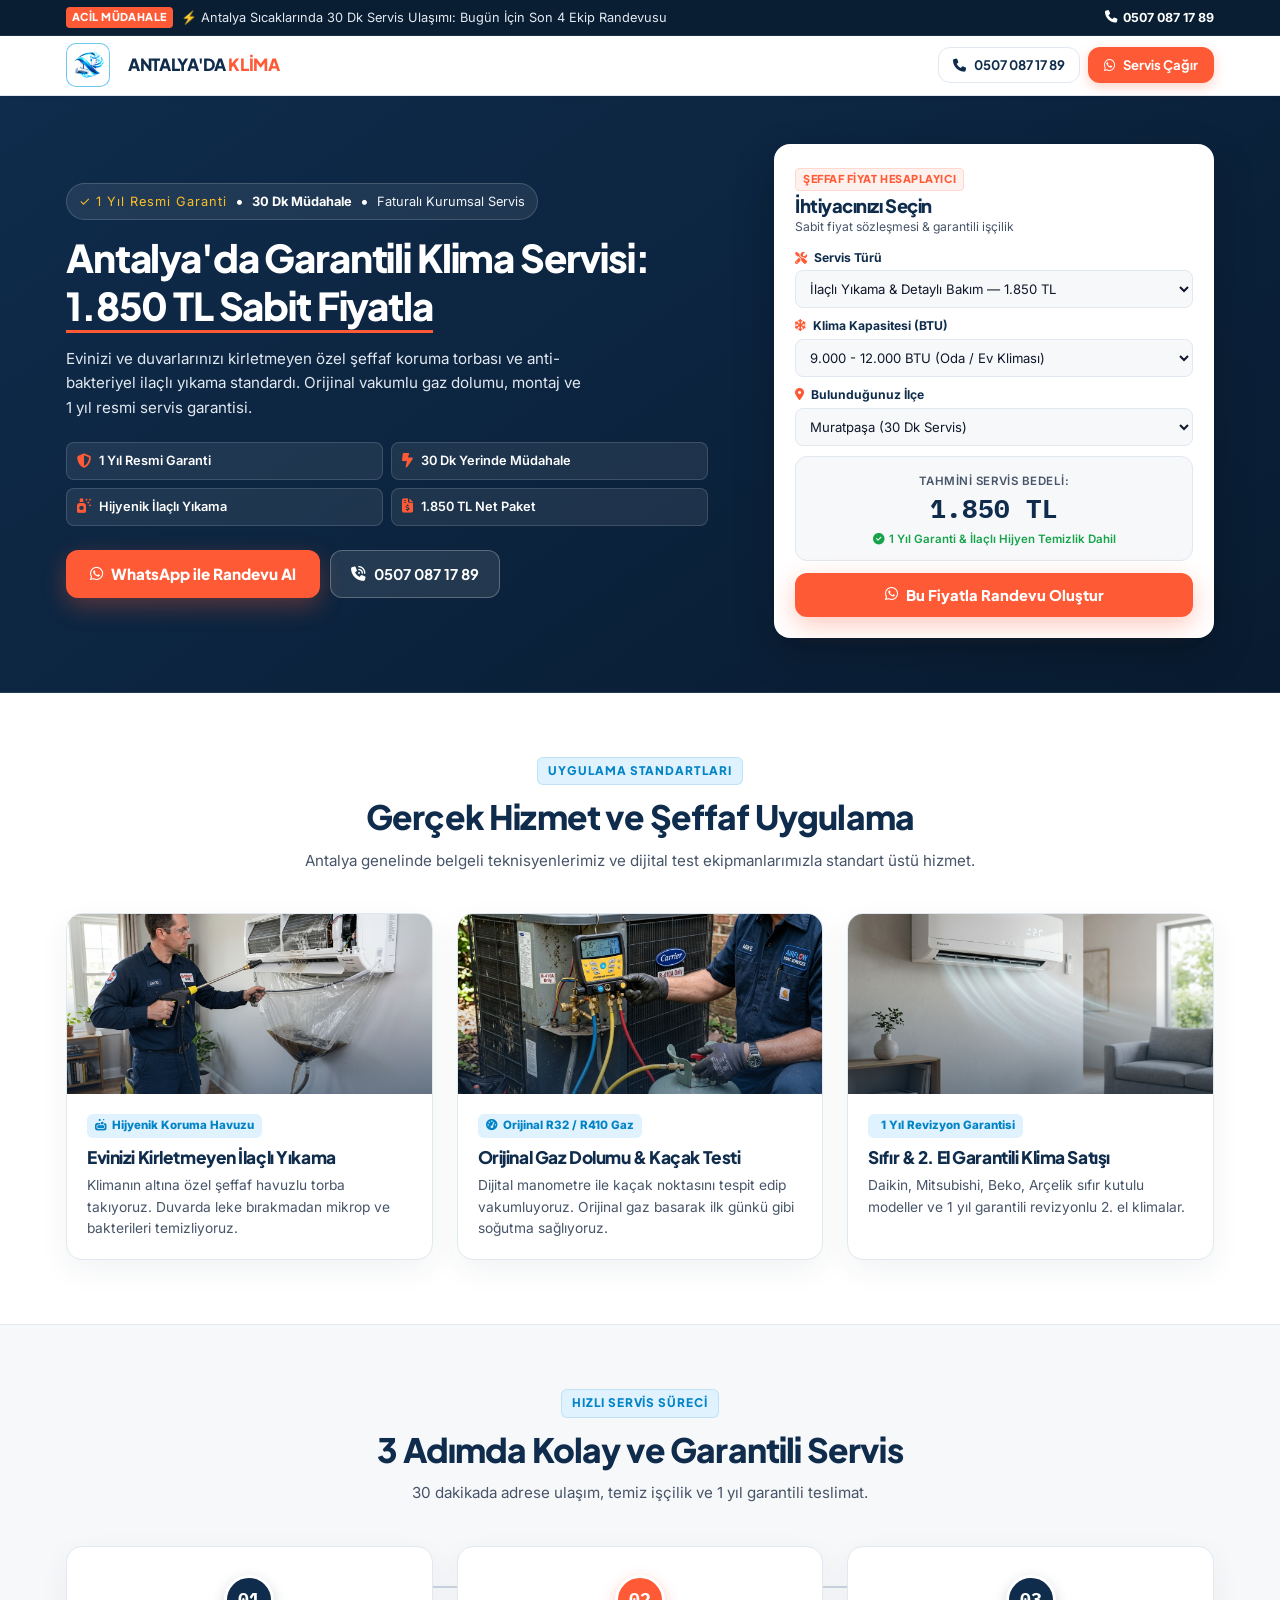
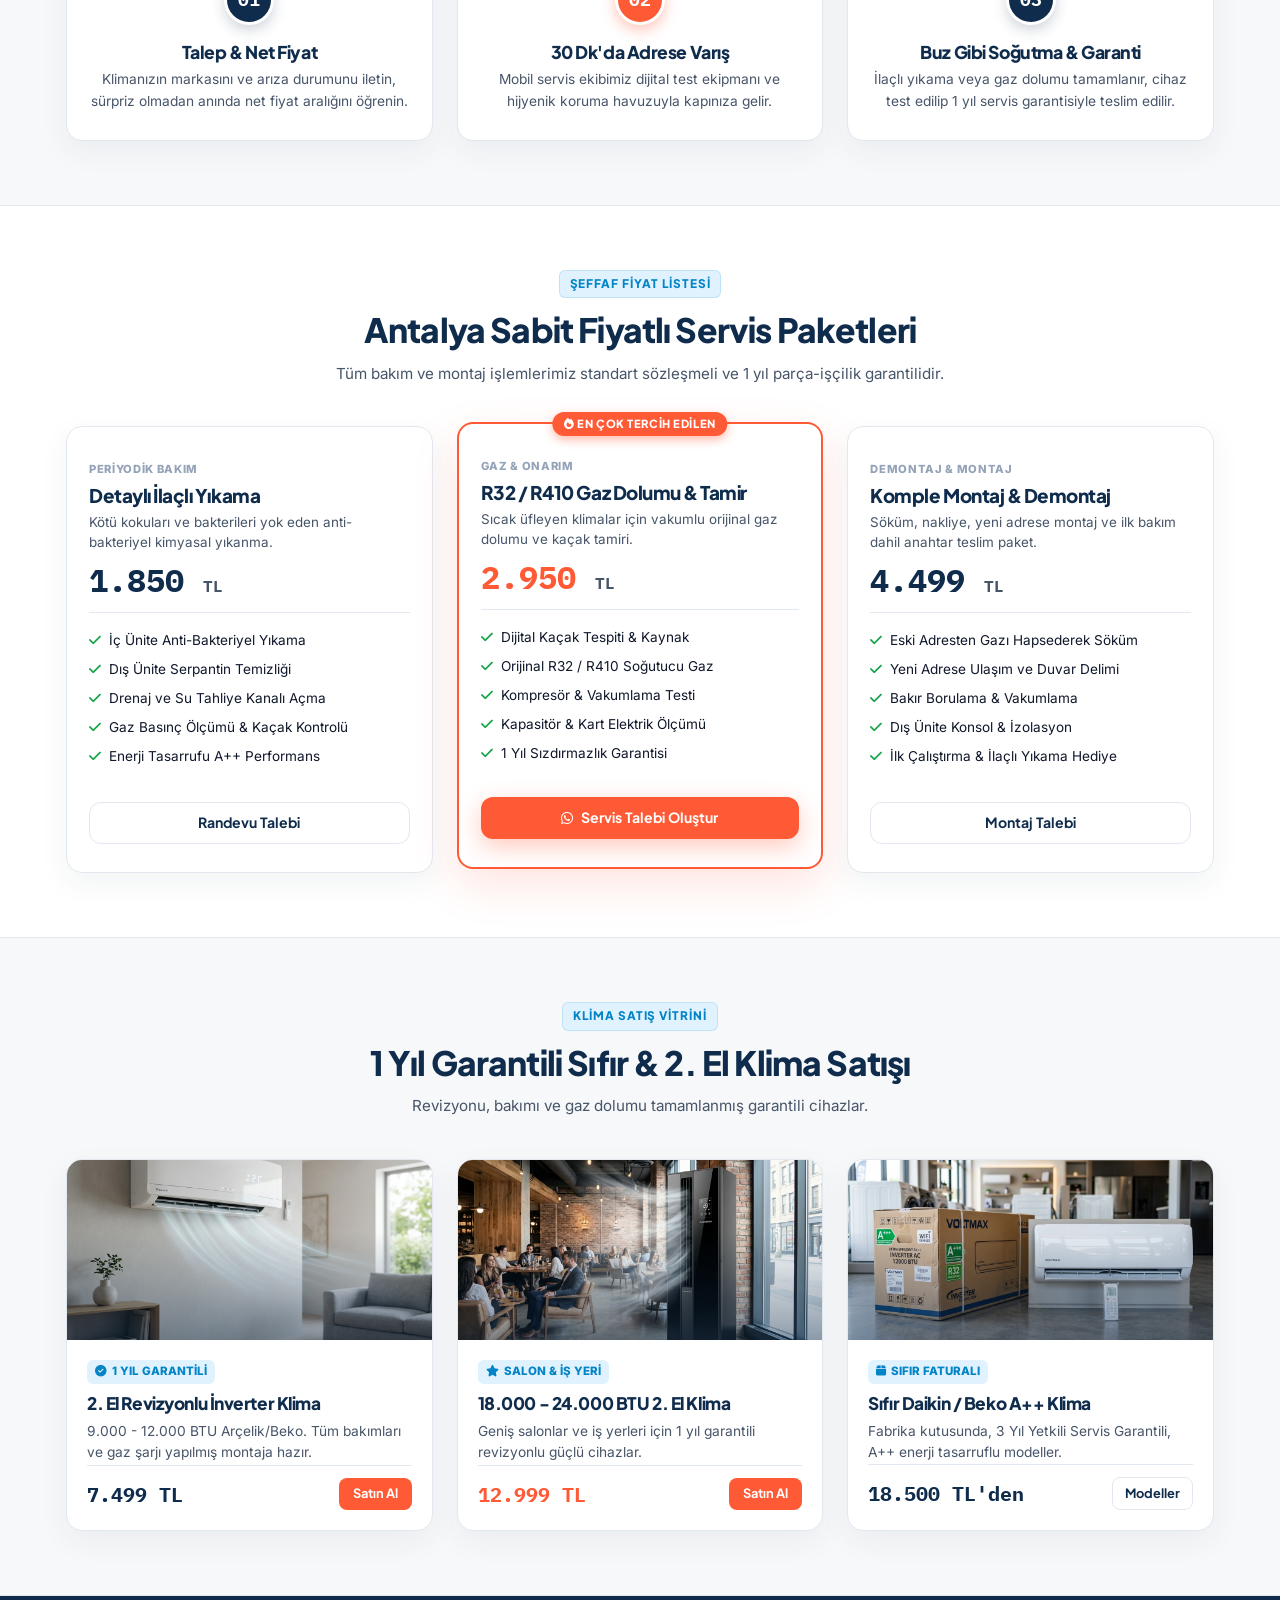
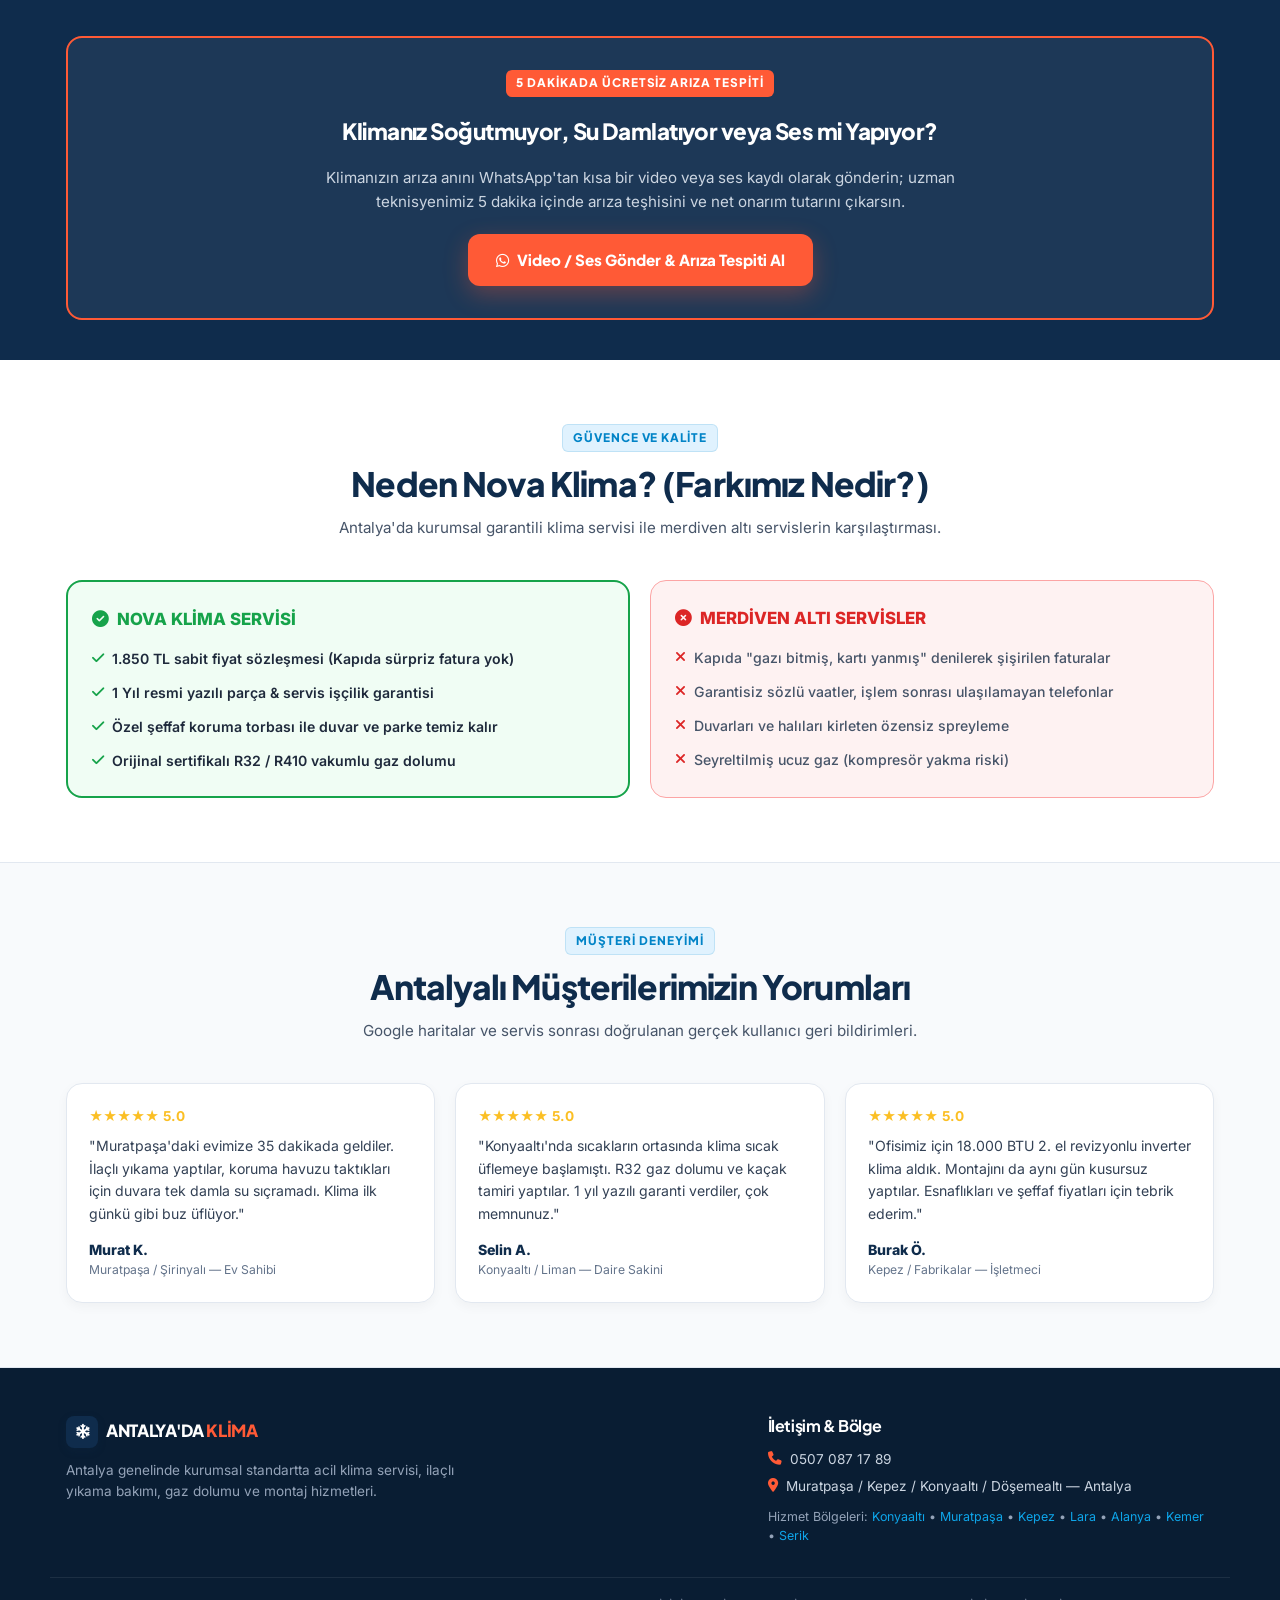
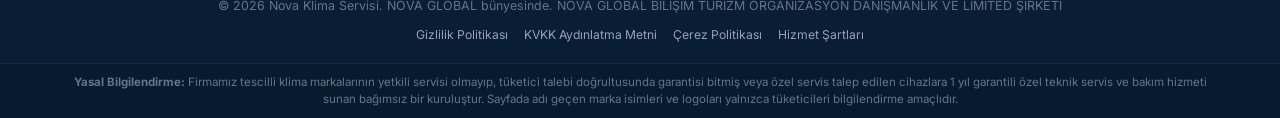
<file: index.html>
<!DOCTYPE html>
<html lang="tr">
<head>
    <meta charset="UTF-8">
    <meta name="viewport" content="width=device-width, initial-scale=1.0, viewport-fit=cover">
    <title>Antalya Klima Servisi | 1.850 TL İlaçlı Yıkama, Gaz Dolumu & Montaj - Nova Klima</title>
    <meta name="description" content="Antalya acil klima servisi: 1.850 TL sabit fiyatlı ilaçlı yıkama, R32/R410 orijinal gaz dolumu, montaj ve 1 yıl garantili servis. 30 dakikada yerinde müdahale.">
    <meta name="robots" content="index, follow, max-image-preview:large, max-snippet:-1, max-video-preview:-1">
    <link rel="canonical" href="https://www.antalyadaklimaservisi.com.tr/">
    <meta name="google-site-verification" content="google683b96f9e18d1ed7">
    <meta name="keywords" content="antalya klima servisi, antalya klima bakımı 1850 tl, klima gaz dolumu antalya, klima montajı, muratpaşa klima servisi, konyaaltı klima tamiri">
    
    <!-- Google tag (gtag.js) -->
    <script async src="https://www.googletagmanager.com/gtag/js?id=G-EZXXYB2KNB"></script>
    <script>
      window.dataLayer = window.dataLayer || [];
      function gtag(){dataLayer.push(arguments);}
      gtag('js', new Date());

      gtag('config', 'G-EZXXYB2KNB');
    </script>
    
    <!-- OpenGraph -->
    <meta property="og:title" content="Antalya Yetkili Standartta Klima Servisi | 1.850 TL Sabit Fiyat">
    <meta property="og:description" content="İlaçlı klima yıkama, gaz dolumu, montaj ve 1 yıl garantili kurumsal teknik servis.">
    <meta property="og:url" content="https://www.antalyadaklimaservisi.com.tr/">
    <meta property="og:type" content="website">

    <!-- OPEN GRAPH / SOCIAL -->
    <meta property="og:type" content="website">
    <meta property="og:url" content="https://www.antalyadaklimaservisi.com.tr/">
    <meta property="og:title" content="Antalya Klima Servisi | 1.850 TL İlaçlı Yıkama & Montaj">
    <meta property="og:description" content="Antalya acil klima servisi: 1.850 TL sabit fiyatlı ilaçlı yıkama, R32/R410 orijinal gaz dolumu, montaj ve 1 yıl garantili servis. 30 dakikada adrese ulaşım.">
    <meta property="og:image" content="https://www.antalyadaklimaservisi.com.tr/images/klima_yikama.jpg">
    <meta property="og:site_name" content="Nova Klima">
    <meta property="og:locale" content="tr_TR">

    <!-- TWITTER CARD -->
    <meta name="twitter:card" content="summary_large_image">
    <meta name="twitter:title" content="Antalya Klima Servisi | 1.850 TL İlaçlı Yıkama & Montaj">
    <meta name="twitter:description" content="Antalya acil klima servisi: 1.850 TL sabit fiyatlı ilaçlı yıkama, gaz dolumu ve montaj.">
    <meta name="twitter:image" content="https://www.antalyadaklimaservisi.com.tr/images/klima_yikama.jpg">

    <!-- GEO TARGETING -->
    <meta name="geo.region" content="TR-07">
    <meta name="geo.placename" content="Antalya">
    <meta name="geo.position" content="36.9081;30.6558">
    <meta name="ICBM" content="36.9081, 30.6558">

    <!-- Premium Google Fonts: Plus Jakarta Sans (Headings) + Inter (Body) + IBM Plex Mono (Prices) -->
    <link rel="preconnect" href="https://fonts.googleapis.com">
    <link rel="preconnect" href="https://fonts.gstatic.com" crossorigin>
    <link href="https://fonts.googleapis.com/css2?family=IBM+Plex+Mono:wght@600;700&family=Inter:wght@400;500;600&family=Plus+Jakarta+Sans:wght@600;700;800&display=swap" rel="stylesheet">
    <link rel="stylesheet" href="https://cdnjs.cloudflare.com/ajax/libs/font-awesome/6.5.1/css/all.min.css">
    
    <link rel="icon" type="image/png" href="images/logo.png">
    <link rel="stylesheet" href="style.css">

    <!-- SCHEMA.ORG JSON-LD -->
    <script type="application/ld+json">
    {
      "@context": "https://schema.org",
      "@graph": [
        {
          "@type": "HVACBusiness",
          "@id": "https://www.antalyadaklimaservisi.com.tr/#business",
          "name": "Antalya'da Klima Servisi",
          "url": "https://www.antalyadaklimaservisi.com.tr/",
          "telephone": "+905070871789",
          "priceRange": "₺₺",
          "image": "https://www.antalyadaklimaservisi.com.tr/images/klima_yikama.jpg",
          "address": {
            "@type": "PostalAddress",
            "streetAddress": "Kültür Mahallesi 3856 Sokak No:2 D:1",
            "addressLocality": "Kepez",
            "addressRegion": "Antalya",
            "postalCode": "07070",
            "addressCountry": "TR"
          },
          "geo": {
            "@type": "GeoCoordinates",
            "latitude": 36.9081,
            "longitude": 30.6558
          },
          "areaServed": ["Muratpaşa", "Kepez", "Konyaaltı", "Döşemealtı", "Lara"],
          "openingHoursSpecification": {
            "@type": "OpeningHoursSpecification",
            "dayOfWeek": ["Monday", "Tuesday", "Wednesday", "Thursday", "Friday", "Saturday", "Sunday"],
            "opens": "08:00",
            "closes": "23:00"
          },
          "parentOrganization": {
            "@type": "Organization",
            "@id": "https://novadigital.com.tr/#organization",
            "name": "NOVA GLOBAL",
            "alternateName": ["NOVA GRUP", "NOVA GROUP"],
            "legalName": "NOVA GLOBAL BİLİŞİM TURİZM ORGANİZASYON DANIŞMANLIK VE LİMİTED ŞİRKETİ",
            "url": "https://novadigital.com.tr"
          }
        }
      ]
    }
    </script>
</head>
<body>

    <!-- 1. ACİL ANONS & SCARCITY ŞERİDİ -->
    <div class="top-announcement">
        <div class="container top-flex">
            <div class="notice-item">
                <span class="notice-badge">ACİL MÜDAHALE</span>
                <span class="announce-txt">⚡ Antalya Sıcaklarında 30 Dk Servis Ulaşımı: Bugün İçin Son 4 Ekip Randevusu</span>
            </div>
            <div class="notice-phone">
                <a href="tel:05070871789" class="phone-link"><i class="fa-solid fa-phone"></i> 0507 087 17 89</a>
            </div>
        </div>
    </div>

    <!-- 2. ANA HEADER -->
    <header class="site-header">
        <div class="container header-flex">
            <a href="#" class="brand-box">
                <img src="images/logo.png" alt="Nova Klima Logo" class="brand-logo-img" style="width: 44px; height: 44px; border-radius: 10px; object-fit: contain; background: #fff; padding: 2px; border: 1.5px solid rgba(14,165,233,0.6); margin-right: 10px;">
                <span class="brand-name">ANTALYA'DA <span class="brand-accent">KLİMA</span></span>
            </a>

            <div class="header-actions">
                <a href="tel:05070871789" class="btn btn-outline-nav">
                    <i class="fa-solid fa-phone"></i> 0507 087 17 89
                </a>
                <a href="https://wa.me/905070871789?text=Merhaba,%20AntalyadaKlimaServisi.com.tr%20üzerinden%20ulaştım.%20Klima%20servis%20randevusu%20almak%20istiyorum." target="_blank" class="btn btn-primary-nav">
                    <i class="fa-brands fa-whatsapp"></i> Servis Çağır
                </a>
            </div>
        </div>
    </header>

    <!-- 3. HERO SECTION (DEEP NAVY & CORAL CONTRAST) -->
    <section class="hero-clean">
        <div class="container hero-grid">
            <div class="hero-left">
                <!-- RATING & TRUST BADGE (COMPACT SINGLE-LINE) -->
                <div class="trust-score-pill">
                    <span class="stars">✓ 1 Yıl Resmi Garanti</span>
                    <span class="pill-dot">•</span>
                    <span class="score-text"><strong>30 Dk Müdahale</strong></span>
                    <span class="pill-dot">•</span>
                    <span class="score-text">Faturalı Kurumsal Servis</span>
                </div>

                <h1 class="hero-h1">
                    Antalya'da Garantili Klima Servisi: <span class="hero-accent">1.850 TL Sabit Fiyatla</span>
                </h1>

                <p class="hero-desc">
                    Evinizi ve duvarlarınızı kirletmeyen özel şeffaf koruma torbası ve anti-bakteriyel ilaçlı yıkama standardı. Orijinal vakumlu gaz dolumu, montaj ve 1 yıl resmi servis garantisi.
                </p>

                <!-- SINGLE-LINE ICON CHIPS -->
                <div class="proof-chips-row">
                    <div class="proof-chip-item">
                        <i class="fa-solid fa-shield-halved"></i>
                        <span>1 Yıl Resmi Garanti</span>
                    </div>
                    <div class="proof-chip-item">
                        <i class="fa-solid fa-bolt-lightning"></i>
                        <span>30 Dk Yerinde Müdahale</span>
                    </div>
                    <div class="proof-chip-item">
                        <i class="fa-solid fa-spray-can-sparkles"></i>
                        <span>Hijyenik İlaçlı Yıkama</span>
                    </div>
                    <div class="proof-chip-item">
                        <i class="fa-solid fa-file-invoice-dollar"></i>
                        <span>1.850 TL Net Paket</span>
                    </div>
                </div>

                <!-- PRIMARY / SECONDARY CTA HIERARCHY -->
                <div class="hero-cta-group">
                    <a href="https://wa.me/905070871789?text=Merhaba,%20Antalya%20klima%20servis%20ve%20bakım%20randevusu%20oluşturmak%20istiyorum." target="_blank" class="btn btn-hero-primary">
                        <i class="fa-brands fa-whatsapp"></i> WhatsApp ile Randevu Al
                    </a>
                    <a href="tel:05070871789" class="btn btn-hero-secondary">
                        <i class="fa-solid fa-phone-volume"></i> 0507 087 17 89
                    </a>
                </div>
            </div>

            <!-- CANLI HIZLI SERVİS SİHİRBAZI -->
            <div class="hero-calc-wrapper" id="hesaplayici">
                <div class="calc-top">
                    <span class="calc-tag">ŞEFFAF FİYAT HESAPLAYICI</span>
                    <h3>İhtiyacınızı Seçin</h3>
                    <p class="calc-sub">Sabit fiyat sözleşmesi & garantili işçilik</p>
                </div>

                <form id="klimaForm" class="calc-form-clean">
                    <div class="field-box">
                        <label for="serviceType"><i class="fa-solid fa-screwdriver-wrench"></i> Servis Türü</label>
                        <select id="serviceType" class="select-clean">
                            <option value="bakim" data-price="1850" selected>İlaçlı Yıkama & Detaylı Bakım — 1.850 TL</option>
                            <option value="gaz" data-price="2950">R32 / R410 Gaz Dolumu & Kaçak Testi — 2.950 TL</option>
                            <option value="montaj" data-price="4499">Klima Montajı / Demonte Paket — 4.499 TL</option>
                        </select>
                    </div>

                    <div class="field-box">
                        <label for="klimaBtu"><i class="fa-solid fa-snowflake"></i> Klima Kapasitesi (BTU)</label>
                        <select id="klimaBtu" class="select-clean">
                            <option value="9000-12000" selected>9.000 - 12.000 BTU (Oda / Ev Kliması)</option>
                            <option value="18000">18.000 BTU (Salon Kliması — +250 TL)</option>
                            <option value="24000">24.000 BTU (Büyük Salon — +400 TL)</option>
                            <option value="ticari">Ticari / Inverter Salon (+800 TL)</option>
                        </select>
                    </div>

                    <div class="field-box">
                        <label for="districtSelect"><i class="fa-solid fa-location-dot"></i> Bulunduğunuz İlçe</label>
                        <select id="districtSelect" class="select-clean">
                            <option value="muratpasa" selected>Muratpaşa (30 Dk Servis)</option>
                            <option value="kepez">Kepez (30 Dk Servis)</option>
                            <option value="konyaalti">Konyaaltı (30 Dk Servis)</option>
                            <option value="dosemealti">Döşemealtı (45 Dk Servis)</option>
                            <option value="diğer">Alanya / Kemer / Serik</option>
                        </select>
                    </div>

                    <div class="price-output-box">
                        <span class="out-title">Tahmini Servis Bedeli:</span>
                        <div class="out-amount" id="totalKlimaPrice">1.850 TL</div>
                        <span class="out-sub"><i class="fa-solid fa-circle-check"></i> 1 Yıl Garanti & İlaçlı Hijyen Temizlik Dahil</span>
                    </div>

                    <button type="button" id="btnCallKlimaMaster" class="btn btn-hero-primary btn-block">
                        <i class="fa-brands fa-whatsapp"></i> Bu Fiyatla Randevu Oluştur
                    </button>
                </form>
            </div>
        </div>
    </section>

    <!-- 4. REAL VISUAL PROOF SHOWCASE -->
    <section class="section visual-proof-section">
        <div class="container">
            <div class="section-title text-center">
                <span class="section-badge">UYGULAMA STANDARTLARI</span>
                <h2>Gerçek Hizmet ve Şeffaf Uygulama</h2>
                <p>Antalya genelinde belgeli teknisyenlerimiz ve dijital test ekipmanlarımızla standart üstü hizmet.</p>
            </div>

            <div class="visual-grid">
                <div class="visual-card">
                    <div class="visual-img-wrap">
                        <img src="images/klima_yikama.jpg" alt="İlaçlı Klima Yıkama" class="visual-img" loading="lazy">
                        <div class="visual-overlay"></div>
                    </div>
                    <div class="visual-info">
                        <span class="visual-tag"><i class="fa-solid fa-soap"></i> Hijyenik Koruma Havuzu</span>
                        <h3>Evinizi Kirletmeyen İlaçlı Yıkama</h3>
                        <p>Klimanın altına özel şeffaf havuzlu torba takıyoruz. Duvarda leke bırakmadan mikrop ve bakterileri temizliyoruz.</p>
                    </div>
                </div>

                <div class="visual-card">
                    <div class="visual-img-wrap">
                        <img src="images/klima_gaz_dolumu.jpg" alt="Gaz Dolumu ve Kaçak Testi" class="visual-img" loading="lazy">
                        <div class="visual-overlay"></div>
                    </div>
                    <div class="visual-info">
                        <span class="visual-tag"><i class="fa-solid fa-gauge-high"></i> Orijinal R32 / R410 Gaz</span>
                        <h3>Orijinal Gaz Dolumu & Kaçak Testi</h3>
                        <p>Dijital manometre ile kaçak noktasını tespit edip vakumluyoruz. Orijinal gaz basarak ilk günkü gibi soğutma sağlıyoruz.</p>
                    </div>
                </div>

                <div class="visual-card">
                    <div class="visual-img-wrap">
                        <img src="images/klima_vitrin_inverter.jpg" alt="Sıfır ve 2. El Klima Satışı" class="visual-img" loading="lazy">
                        <div class="visual-overlay"></div>
                    </div>
                    <div class="visual-info">
                        <span class="visual-tag"><i class="fa-solid fa-shield-check"></i> 1 Yıl Revizyon Garantisi</span>
                        <h3>Sıfır & 2. El Garantili Klima Satışı</h3>
                        <p>Daikin, Mitsubishi, Beko, Arçelik sıfır kutulu modeller ve 1 yıl garantili revizyonlu 2. el klimalar.</p>
                    </div>
                </div>
            </div>
        </div>
    </section>

    <!-- 4.5 NASIL ÇALIŞIR? (TIMELINE ADIMLARI) -->
    <section class="section process-section">
        <div class="container">
            <div class="section-title text-center">
                <span class="section-badge">HIZLI SERVİS SÜRECİ</span>
                <h2>3 Adımda Kolay ve Garantili Servis</h2>
                <p>30 dakikada adrese ulaşım, temiz işçilik ve 1 yıl garantili teslimat.</p>
            </div>
            
            <div class="timeline-wrapper">
                <div class="timeline-line"></div>
                <div class="process-grid">
                    <div class="process-card">
                        <div class="process-num">01</div>
                        <h3>Talep & Net Fiyat</h3>
                        <p>Klimanızın markasını ve arıza durumunu iletin, sürpriz olmadan anında net fiyat aralığını öğrenin.</p>
                    </div>
                    <div class="process-card">
                        <div class="process-num">02</div>
                        <h3>30 Dk'da Adrese Varış</h3>
                        <p>Mobil servis ekibimiz dijital test ekipmanı ve hijyenik koruma havuzuyla kapınıza gelir.</p>
                    </div>
                    <div class="process-card">
                        <div class="process-num">03</div>
                        <h3>Buz Gibi Soğutma & Garanti</h3>
                        <p>İlaçlı yıkama veya gaz dolumu tamamlanır, cihaz test edilip 1 yıl servis garantisiyle teslim edilir.</p>
                    </div>
                </div>
            </div>
        </div>
    </section>

    <!-- 5. ŞEFFAF FİYAT PAKETLERİ -->
    <section class="section pricing-clean-section" id="fiyatlar">
        <div class="container">
            <div class="section-title text-center">
                <span class="section-badge">ŞEFFAF FİYAT LİSTESİ</span>
                <h2>Antalya Sabit Fiyatlı Servis Paketleri</h2>
                <p>Tüm bakım ve montaj işlemlerimiz standart sözleşmeli ve 1 yıl parça-işçilik garantilidir.</p>
            </div>

            <div class="pack-grid">
                <!-- PACK 1 -->
                <div class="pack-box">
                    <div class="pack-top">
                        <span class="pack-category">PERİYODİK BAKIM</span>
                        <h3>Detaylı İlaçlı Yıkama</h3>
                        <p>Kötü kokuları ve bakterileri yok eden anti-bakteriyel kimyasal yıkanma.</p>
                        <div class="pack-price">1.850 <span>TL</span></div>
                    </div>
                    <ul class="pack-bullets">
                        <li><i class="fa-solid fa-check"></i> İç Ünite Anti-Bakteriyel Yıkama</li>
                        <li><i class="fa-solid fa-check"></i> Dış Ünite Serpantin Temizliği</li>
                        <li><i class="fa-solid fa-check"></i> Drenaj ve Su Tahliye Kanalı Açma</li>
                        <li><i class="fa-solid fa-check"></i> Gaz Basınç Ölçümü & Kaçak Kontrolü</li>
                        <li><i class="fa-solid fa-check"></i> Enerji Tasarrufu A++ Performans</li>
                    </ul>
                    <a href="https://wa.me/905070871789?text=Merhaba,%20web%20sitenizden%20ulaştım.%201.850%20TL'lik%20ilaçlı%20klima%20bakımı%20randevusu%20istiyorum." target="_blank" class="btn btn-pack-outline btn-block">
                        Randevu Talebi
                    </a>
                </div>

                <!-- PACK 2 (POPULAR / ELEVATED) -->
                <div class="pack-box popular">
                    <div class="pop-ribbon"><i class="fa-solid fa-fire"></i> EN ÇOK TERCİH EDİLEN</div>
                    <div class="pack-top">
                        <span class="pack-category">GAZ & ONARIM</span>
                        <h3>R32 / R410 Gaz Dolumu & Tamir</h3>
                        <p>Sıcak üfleyen klimalar için vakumlu orijinal gaz dolumu ve kaçak tamiri.</p>
                        <div class="pack-price">2.950 <span>TL</span></div>
                    </div>
                    <ul class="pack-bullets">
                        <li><i class="fa-solid fa-check"></i> Dijital Kaçak Tespiti & Kaynak</li>
                        <li><i class="fa-solid fa-check"></i> Orijinal R32 / R410 Soğutucu Gaz</li>
                        <li><i class="fa-solid fa-check"></i> Kompresör & Vakumlama Testi</li>
                        <li><i class="fa-solid fa-check"></i> Kapasitör & Kart Elektrik Ölçümü</li>
                        <li><i class="fa-solid fa-check"></i> 1 Yıl Sızdırmazlık Garantisi</li>
                    </ul>
                    <a href="https://wa.me/905070871789?text=Merhaba,%20web%20sitenizden%20ulaştım.%202.950%20TL'lik%20klima%20gaz%20dolumu%20istiyorum." target="_blank" class="btn btn-pack-primary btn-block">
                        <i class="fa-brands fa-whatsapp"></i> Servis Talebi Oluştur
                    </a>
                </div>

                <!-- PACK 3 -->
                <div class="pack-box">
                    <div class="pack-top">
                        <span class="pack-category">DEMONTAJ & MONTAJ</span>
                        <h3>Komple Montaj & Demontaj</h3>
                        <p>Söküm, nakliye, yeni adrese montaj ve ilk bakım dahil anahtar teslim paket.</p>
                        <div class="pack-price">4.499 <span>TL</span></div>
                    </div>
                    <ul class="pack-bullets">
                        <li><i class="fa-solid fa-check"></i> Eski Adresten Gazı Hapsederek Söküm</li>
                        <li><i class="fa-solid fa-check"></i> Yeni Adrese Ulaşım ve Duvar Delimi</li>
                        <li><i class="fa-solid fa-check"></i> Bakır Borulama & Vakumlama</li>
                        <li><i class="fa-solid fa-check"></i> Dış Ünite Konsol & İzolasyon</li>
                        <li><i class="fa-solid fa-check"></i> İlk Çalıştırma & İlaçlı Yıkama Hediye</li>
                    </ul>
                    <a href="https://wa.me/905070871789?text=Merhaba,%20web%20sitenizden%20ulaştım.%204.499%20TL'lik%20komple%20klima%20montaj%20paketini%20istiyorum." target="_blank" class="btn btn-pack-outline btn-block">
                        Montaj Talebi
                    </a>
                </div>
            </div>
        </div>
    </section>

    <!-- 5.5 SIFIR & 2. EL GARANTİLİ KLİMA SATIŞ VİTRİNİ -->
    <section class="section store-section" id="vitrin">
        <div class="container">
            <div class="section-title text-center">
                <span class="section-badge">KLİMA SATIŞ VİTRİNİ</span>
                <h2>1 Yıl Garantili Sıfır & 2. El Klima Satışı</h2>
                <p>Revizyonu, bakımı ve gaz dolumu tamamlanmış garantili cihazlar.</p>
            </div>

            <div class="visual-grid">
                <!-- UYGUN 2. EL KLİMA -->
                <div class="visual-card">
                    <div class="visual-img-wrap">
                        <img src="images/klima_vitrin_inverter.jpg" alt="2. El Temiz İnverter Klima" class="visual-img" loading="lazy">
                        <div class="visual-overlay"></div>
                    </div>
                    <div class="visual-info">
                        <span class="visual-tag"><i class="fa-solid fa-circle-check"></i> 1 YIL GARANTİLİ</span>
                        <h3>2. El Revizyonlu İnverter Klima</h3>
                        <p>9.000 - 12.000 BTU Arçelik/Beko. Tüm bakımları ve gaz şarjı yapılmış montaja hazır.</p>
                        <div class="store-bottom-row">
                            <span class="store-price">7.499 TL</span>
                            <a href="https://wa.me/905070871789?text=Merhaba,%202.el%207.499%20TL'lik%20garantili%20klima%20satışı%20hakkında%20bilgi%20almak%20istiyorum." target="_blank" class="btn btn-store-buy">Satın Al</a>
                        </div>
                    </div>
                </div>

                <!-- 2. EL SALON TİPİ / BÜYÜK KLİMA -->
                <div class="visual-card popular-store">
                    <div class="visual-img-wrap">
                        <img src="images/klima_salon_tipi.jpg" alt="2. El Salon Tipi Klima" class="visual-img" loading="lazy">
                        <div class="visual-overlay"></div>
                    </div>
                    <div class="visual-info">
                        <span class="visual-tag"><i class="fa-solid fa-star"></i> SALON & İŞ YERİ</span>
                        <h3>18.000 - 24.000 BTU 2. El Klima</h3>
                        <p>Geniş salonlar ve iş yerleri için 1 yıl garantili revizyonlu güçlü cihazlar.</p>
                        <div class="store-bottom-row">
                            <span class="store-price price-orange">12.999 TL</span>
                            <a href="https://wa.me/905070871789?text=Merhaba,%202.el%2012.999%20TL'lik%2018k-24k%20BTU%20klima%20satışı%20hakkında%20bilgi%20almak%20istiyorum." target="_blank" class="btn btn-store-buy">Satın Al</a>
                        </div>
                    </div>
                </div>

                <!-- SIFIR KUTULU İNVERTER KLİMA -->
                <div class="visual-card">
                    <div class="visual-img-wrap">
                        <img src="images/klima_sifir_kutu.jpg" alt="Sıfır Kutulu İnverter Klima" class="visual-img" loading="lazy">
                        <div class="visual-overlay"></div>
                    </div>
                    <div class="visual-info">
                        <span class="visual-tag"><i class="fa-solid fa-box"></i> SIFIR FATURALI</span>
                        <h3>Sıfır Daikin / Beko A++ Klima</h3>
                        <p>Fabrika kutusunda, 3 Yıl Yetkili Servis Garantili, A++ enerji tasarruflu modeller.</p>
                        <div class="store-bottom-row">
                            <span class="store-price">18.500 TL'den</span>
                            <a href="https://wa.me/905070871789?text=Merhaba,%20sıfır%20kutulu%20klima%20modelleriniz%20ve%20fiyatları%20hakkında%20bilgi%20almak%20istiyorum." target="_blank" class="btn btn-store-outline">Modeller</a>
                        </div>
                    </div>
                </div>
            </div>
        </div>
    </section>

    <!-- 5.6 MID-PAGE "KARARSIZ MISIN?" GERİLLA DÖNÜŞÜM KUTUSU -->
    <section class="section" style="background: #0F2C4C; color: white; padding: 40px 0;">
        <div class="container">
            <div style="background: rgba(255,255,255,0.06); border: 2px solid #FF5A36; border-radius: 16px; padding: 32px 24px; display: flex; flex-direction: column; gap: 20px; align-items: center; text-align: center;">
                <span class="section-badge" style="background: #FF5A36; color: white; border: none; margin-bottom: 0;">5 DAKİKADA ÜCRETSİZ ARIZA TESPİTİ</span>
                <h3 style="color: white; font-size: 1.4rem; font-weight: 800; margin: 0;">Klimanız Soğutmuyor, Su Damlatıyor veya Ses mi Yapıyor?</h3>
                <p style="color: #CBD5E1; font-size: 0.95rem; max-width: 650px; margin: 0; line-height: 1.6;">
                    Klimanızın arıza anını WhatsApp'tan kısa bir video veya ses kaydı olarak gönderin; uzman teknisyenimiz 5 dakika içinde arıza teşhisini ve net onarım tutarını çıkarsın.
                </p>
                <a href="https://wa.me/905070871789?text=Merhaba,%20klimamın%20arıza%20video/sesini%20iletiyorum.%20Ücretsiz%20arıza%20tespiti%20ve%20fiyat%20öğrenmek%20istiyorum." target="_blank" class="btn btn-hero-primary" style="font-size: 0.95rem; padding: 14px 28px;">
                    <i class="fa-brands fa-whatsapp"></i> Video / Ses Gönder & Arıza Tespiti Al
                </a>
            </div>
        </div>
    </section>

    <!-- 5.7 BİZ VS KORSAN SERVİSLER (KARŞILAŞTIRMA MATRİSİ) -->
    <section class="section" style="background: #FFFFFF; border-bottom: 1px solid #E2E8F0;">
        <div class="container">
            <div class="section-title text-center">
                <span class="section-badge">GÜVENCE VE KALİTE</span>
                <h2>Neden Nova Klima? (Farkımız Nedir?)</h2>
                <p>Antalya'da kurumsal garantili klima servisi ile merdiven altı servislerin karşılaştırması.</p>
            </div>

            <div style="display: grid; grid-template-columns: repeat(auto-fit, minmax(280px, 1fr)); gap: 20px;">
                <div style="background: #F0FDF4; border: 2px solid #16A34A; border-radius: 16px; padding: 24px;">
                    <div style="display: flex; align-items: center; gap: 8px; color: #16A34A; font-weight: 800; font-size: 1.05rem; margin-bottom: 16px;">
                        <i class="fa-solid fa-circle-check"></i> NOVA KLİMA SERVİSİ
                    </div>
                    <ul style="display: flex; flex-direction: column; gap: 12px; font-size: 0.88rem; color: #1E293B; font-weight: 600;">
                        <li style="display: flex; gap: 8px;"><i class="fa-solid fa-check" style="color: #16A34A; margin-top: 3px;"></i> 1.850 TL sabit fiyat sözleşmesi (Kapıda sürpriz fatura yok)</li>
                        <li style="display: flex; gap: 8px;"><i class="fa-solid fa-check" style="color: #16A34A; margin-top: 3px;"></i> 1 Yıl resmi yazılı parça & servis işçilik garantisi</li>
                        <li style="display: flex; gap: 8px;"><i class="fa-solid fa-check" style="color: #16A34A; margin-top: 3px;"></i> Özel şeffaf koruma torbası ile duvar ve parke temiz kalır</li>
                        <li style="display: flex; gap: 8px;"><i class="fa-solid fa-check" style="color: #16A34A; margin-top: 3px;"></i> Orijinal sertifikalı R32 / R410 vakumlu gaz dolumu</li>
                    </ul>
                </div>

                <div style="background: #FEF2F2; border: 1.5px solid #FCA5A5; border-radius: 16px; padding: 24px;">
                    <div style="display: flex; align-items: center; gap: 8px; color: #DC2626; font-weight: 800; font-size: 1.05rem; margin-bottom: 16px;">
                        <i class="fa-solid fa-circle-xmark"></i> MERDİVEN ALTI SERVİSLER
                    </div>
                    <ul style="display: flex; flex-direction: column; gap: 12px; font-size: 0.88rem; color: #475569; font-weight: 500;">
                        <li style="display: flex; gap: 8px;"><i class="fa-solid fa-xmark" style="color: #DC2626; margin-top: 3px;"></i> Kapıda "gazı bitmiş, kartı yanmış" denilerek şişirilen faturalar</li>
                        <li style="display: flex; gap: 8px;"><i class="fa-solid fa-xmark" style="color: #DC2626; margin-top: 3px;"></i> Garantisiz sözlü vaatler, işlem sonrası ulaşılamayan telefonlar</li>
                        <li style="display: flex; gap: 8px;"><i class="fa-solid fa-xmark" style="color: #DC2626; margin-top: 3px;"></i> Duvarları ve halıları kirleten özensiz spreyleme</li>
                        <li style="display: flex; gap: 8px;"><i class="fa-solid fa-xmark" style="color: #DC2626; margin-top: 3px;"></i> Seyreltilmiş ucuz gaz (kompresör yakma riski)</li>
                    </ul>
                </div>
            </div>
        </div>
    </section>

    <!-- 5.8 DOĞRULANMIŞ ANTALYA MÜŞTERİ YORUMLARI -->
    <section class="section" style="background: #F8FAFC; border-bottom: 1px solid #E2E8F0;">
        <div class="container">
            <div class="section-title text-center">
                <span class="section-badge">MÜŞTERİ DENEYİMİ</span>
                <h2>Antalyalı Müşterilerimizin Yorumları</h2>
                <p>Google haritalar ve servis sonrası doğrulanan gerçek kullanıcı geri bildirimleri.</p>
            </div>

            <div style="display: grid; grid-template-columns: repeat(auto-fit, minmax(280px, 1fr)); gap: 20px;">
                <div style="background: white; border: 1.5px solid #E2E8F0; border-radius: 16px; padding: 22px; box-shadow: 0 4px 12px rgba(0,0,0,0.04);">
                    <div style="color: #FBBF24; font-size: 0.85rem; margin-bottom: 8px;">★★★★★ <strong>5.0</strong></div>
                    <p style="font-size: 0.88rem; color: #334155; line-height: 1.6; margin-bottom: 14px;">
                        "Muratpaşa'daki evimize 35 dakikada geldiler. İlaçlı yıkama yaptılar, koruma havuzu taktıkları için duvara tek damla su sıçramadı. Klima ilk günkü gibi buz üflüyor."
                    </p>
                    <div style="font-weight: 800; font-size: 0.88rem; color: #0F2C4C;">Murat K.</div>
                    <div style="font-size: 0.76rem; color: #64748B;">Muratpaşa / Şirinyalı — Ev Sahibi</div>
                </div>

                <div style="background: white; border: 1.5px solid #E2E8F0; border-radius: 16px; padding: 22px; box-shadow: 0 4px 12px rgba(0,0,0,0.04);">
                    <div style="color: #FBBF24; font-size: 0.85rem; margin-bottom: 8px;">★★★★★ <strong>5.0</strong></div>
                    <p style="font-size: 0.88rem; color: #334155; line-height: 1.6; margin-bottom: 14px;">
                        "Konyaaltı'nda sıcakların ortasında klima sıcak üflemeye başlamıştı. R32 gaz dolumu ve kaçak tamiri yaptılar. 1 yıl yazılı garanti verdiler, çok memnunuz."
                    </p>
                    <div style="font-weight: 800; font-size: 0.88rem; color: #0F2C4C;">Selin A.</div>
                    <div style="font-size: 0.76rem; color: #64748B;">Konyaaltı / Liman — Daire Sakini</div>
                </div>

                <div style="background: white; border: 1.5px solid #E2E8F0; border-radius: 16px; padding: 22px; box-shadow: 0 4px 12px rgba(0,0,0,0.04);">
                    <div style="color: #FBBF24; font-size: 0.85rem; margin-bottom: 8px;">★★★★★ <strong>5.0</strong></div>
                    <p style="font-size: 0.88rem; color: #334155; line-height: 1.6; margin-bottom: 14px;">
                        "Ofisimiz için 18.000 BTU 2. el revizyonlu inverter klima aldık. Montajını da aynı gün kusursuz yaptılar. Esnaflıkları ve şeffaf fiyatları için tebrik ederim."
                    </p>
                    <div style="font-weight: 800; font-size: 0.88rem; color: #0F2C4C;">Burak Ö.</div>
                    <div style="font-size: 0.76rem; color: #64748B;">Kepez / Fabrikalar — İşletmeci</div>
                </div>
            </div>
        </div>
    </section>

    <!-- 6. FOOTER & LEGAL -->
    <footer class="site-footer">
        <div class="container footer-grid">
            <div>
                <div class="brand-box" style="margin-bottom:12px;">
                    <div class="brand-symbol"><i class="fa-solid fa-snowflake"></i></div>
                    <span class="brand-name" style="color:white;">ANTALYA'DA <span class="brand-accent">KLİMA</span></span>
                </div>
                <p class="footer-desc">Antalya genelinde kurumsal standartta acil klima servisi, ilaçlı yıkama bakımı, gaz dolumu ve montaj hizmetleri.</p>
            </div>
            <div>
                <h4 class="footer-heading">İletişim & Bölge</h4>
                <p class="footer-contact-item"><i class="fa-solid fa-phone"></i> 0507 087 17 89</p>
                <p class="footer-contact-item"><i class="fa-solid fa-location-dot"></i> Muratpaşa / Kepez / Konyaaltı / Döşemealtı — Antalya</p>
                <p style="color:#94A3B8;font-size:0.78rem;margin-top:10px;">Hizmet Bölgeleri: 
                    <a href="/konyaaltinda-klima-servisi/" style="color:#0EA5E9;text-decoration:none;">Konyaaltı</a> •
                    <a href="/muratpasada-klima-servisi/" style="color:#0EA5E9;text-decoration:none;">Muratpaşa</a> •
                    <a href="/kepezde-klima-servisi/" style="color:#0EA5E9;text-decoration:none;">Kepez</a> •
                    <a href="/larada-klima-servisi/" style="color:#0EA5E9;text-decoration:none;">Lara</a> •
                    <a href="/alanyada-klima-servisi/" style="color:#0EA5E9;text-decoration:none;">Alanya</a> •
                    <a href="/kemerde-klima-servisi/" style="color:#0EA5E9;text-decoration:none;">Kemer</a> •
                    <a href="/serikte-klima-servisi/" style="color:#0EA5E9;text-decoration:none;">Serik</a>
                </p>
            </div>
        </div>
        <div class="footer-copy">
            <div class="container text-center">
                <p>© 2026 Nova Klima Servisi. NOVA GLOBAL bünyesinde. NOVA GLOBAL BİLİŞİM TURİZM ORGANİZASYON DANIŞMANLIK VE LİMİTED ŞİRKETİ</p>
                <div style="margin-top: 10px; font-size: 0.76rem; color: #94A3B8; display: flex; justify-content: center; gap: 16px; flex-wrap: wrap;">
                    <span>Gizlilik Politikası</span>
                    <span>KVKK Aydınlatma Metni</span>
                    <span>Çerez Politikası</span>
                    <span>Hizmet Şartları</span>
                </div>
            </div>
        </div>

        <!-- GOOGLE ADS UYUMLU BAĞIMSIZ ÖZEL SERVİS YASAL BİLGİLENDİRMESİ -->
        <div style="background: #081B2E; color: #64748B; font-size: 0.72rem; text-align: center; padding: 10px 14px; border-top: 1px solid rgba(255,255,255,0.06); line-height: 1.5;">
            <div class="container">
                <strong>Yasal Bilgilendirme:</strong> Firmamız tescilli klima markalarının yetkili servisi olmayıp, tüketici talebi doğrultusunda garantisi bitmiş veya özel servis talep edilen cihazlara 1 yıl garantili özel teknik servis ve bakım hizmeti sunan bağımsız bir kuruluştur. Sayfada adı geçen marka isimleri ve logoları yalnızca tüketicileri bilgilendirme amaçlıdır.
            </div>
        </div>
    </footer>

    <!-- 7. MOBILE STICKY BOTTOM ACTION BAR -->
    <div class="mobile-sticky-bar">
        <a href="tel:05070871789" class="sticky-btn btn-call-mobile">
            <i class="fa-solid fa-phone-volume"></i>
            <span>0507 087 17 89</span>
        </a>
        <a href="https://wa.me/905070871789?text=Merhaba,%20Antalya%20klima%20servis%20randevusu%20almak%20istiyorum." target="_blank" class="sticky-btn btn-wa-mobile">
            <i class="fa-brands fa-whatsapp"></i>
            <span>WhatsApp Usta</span>
        </a>
    </div>

    <script src="app.js"></script>
    <!-- Vercel Force Rebuild: 2026-08-09 19:08:00 - Antalya 1850 TL Yıkama, 2950 TL Gaz, 4499 TL Montaj, Sıfır/2.El Vitrin -->
</body>
</html>
</file>
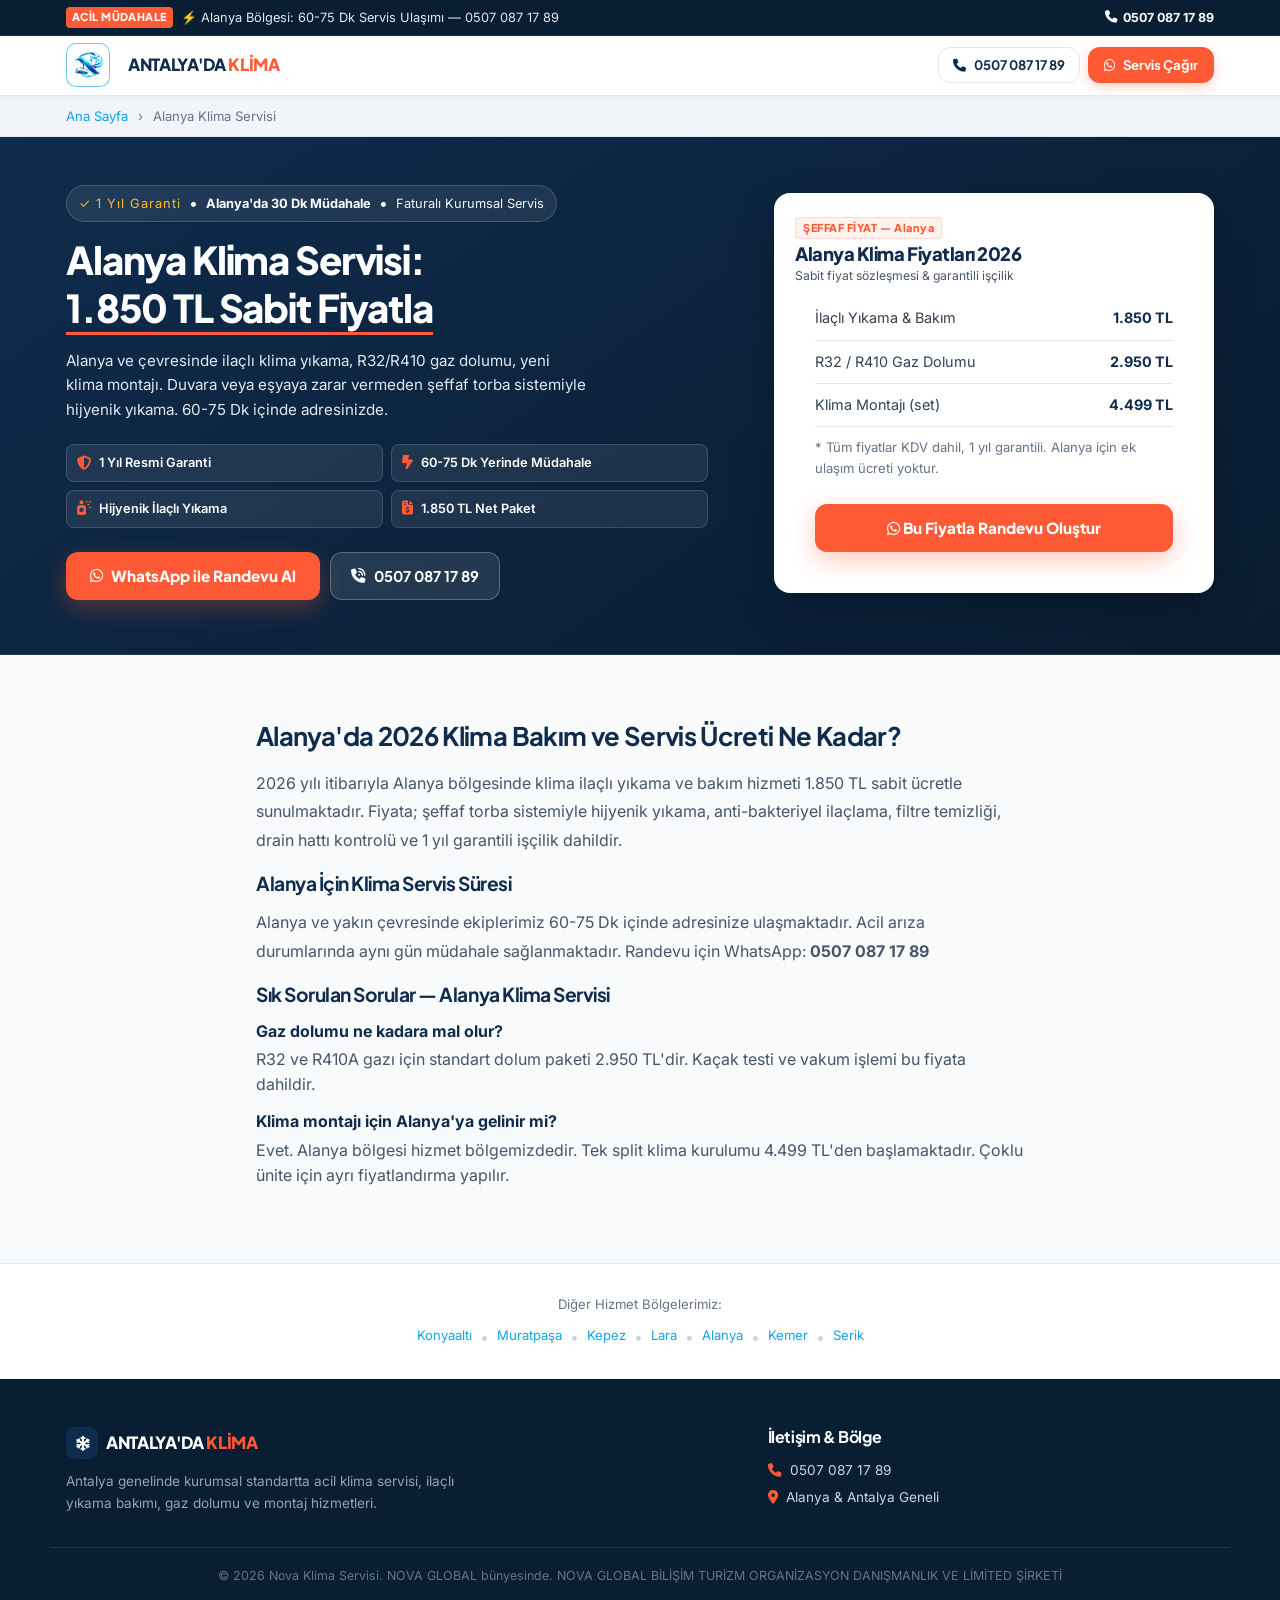
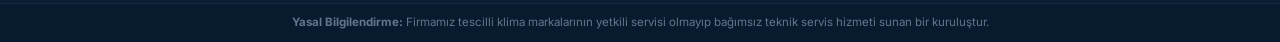
<file: alanyada-klima-servisi/index.html>
<!DOCTYPE html>
<html lang="tr">
<head>
    <meta charset="UTF-8">
    <meta name="viewport" content="width=device-width, initial-scale=1.0, viewport-fit=cover">
    <title>Alanya Klima Servisi | 1.850 TL Sabit Fiyat, İlaçlı Yıkama & Montaj - Nova Klima</title>
    <meta name="description" content="Alanya klima servisi: 1.850 TL sabit fiyatlı ilaçlı yıkama, R32/R410 orijinal gaz dolumu, montaj ve 1 yıl garantili servis. 60-75 Dk müdahale.">
    <meta name="robots" content="index, follow, max-image-preview:large, max-snippet:-1, max-video-preview:-1">
    <link rel="canonical" href="https://www.antalyadaklimaservisi.com.tr/alanyada-klima-servisi/">
    <meta name="geo.region" content="TR-07">
    <meta name="geo.placename" content="Alanya, Antalya">
    <meta name="geo.position" content="36.5441;32.0060">
    <meta name="ICBM" content="36.5441, 32.0060">
    <meta property="og:title" content="Alanya Klima Servisi | 1.850 TL Sabit Fiyat">
    <meta property="og:description" content="Alanya klima servisi: ilaçlı yıkama, gaz dolumu, montaj. 60-75 Dk müdahale, 1 yıl garanti.">
    <meta property="og:url" content="https://www.antalyadaklimaservisi.com.tr/alanyada-klima-servisi/">
    <meta property="og:type" content="website">
    <meta property="og:locale" content="tr_TR">
    <meta name="twitter:card" content="summary">
    <!-- Google tag -->
    <script async src="https://www.googletagmanager.com/gtag/js?id=G-EZXXYB2KNB"></script>
    <script>
      window.dataLayer = window.dataLayer || [];
      function gtag(){dataLayer.push(arguments);}
      gtag('js', new Date());
      gtag('config', 'G-EZXXYB2KNB');
    </script>
    <link rel="preconnect" href="https://fonts.googleapis.com">
    <link rel="preconnect" href="https://fonts.gstatic.com" crossorigin>
    <link href="https://fonts.googleapis.com/css2?family=IBM+Plex+Mono:wght@600;700&family=Inter:wght@400;500;600&family=Plus+Jakarta+Sans:wght@600;700;800&display=swap" rel="stylesheet">
    <link rel="stylesheet" href="https://cdnjs.cloudflare.com/ajax/libs/font-awesome/6.5.1/css/all.min.css">
    <link rel="icon" type="image/png" href="../images/logo.png">
    <link rel="stylesheet" href="../style.css">
    <script type="application/ld+json">
    {
      "@context": "https://schema.org",
      "@graph": [
        {
          "@type": "HVACBusiness",
          "@id": "https://www.antalyadaklimaservisi.com.tr/#business",
          "name": "Alanya Klima Servisi — Nova Klima",
          "url": "https://www.antalyadaklimaservisi.com.tr/alanyada-klima-servisi/",
          "telephone": "+905070871789",
          "priceRange": "₺₺",
          "address": {
            "@type": "PostalAddress",
            "streetAddress": "Kültür Mahallesi 3856 Sokak No:2 D:1",
            "addressLocality": "Kepez",
            "addressRegion": "Antalya",
            "postalCode": "07070",
            "addressCountry": "TR"
          },
          "areaServed": "Alanya, Antalya",
          "openingHoursSpecification": {
            "@type": "OpeningHoursSpecification",
            "dayOfWeek": ["Monday","Tuesday","Wednesday","Thursday","Friday","Saturday","Sunday"],
            "opens": "08:00",
            "closes": "23:00"
          },
          "parentOrganization": {
            "@type": "Organization",
            "@id": "https://novadigital.com.tr/#organization",
            "name": "NOVA GLOBAL",
            "legalName": "NOVA GLOBAL BİLİŞİM TURİZM ORGANİZASYON DANIŞMANLIK VE LİMİTED ŞİRKETİ",
            "url": "https://novadigital.com.tr"
          }
        },
        {
          "@type": "Service",
          "name": "Alanya Klima Servisi",
          "provider": {"@id": "https://www.antalyadaklimaservisi.com.tr/#business"},
          "serviceType": "Klima Bakım, Yıkama, Gaz Dolumu ve Montaj",
          "areaServed": "Alanya, Antalya",
          "offers": [
            {"@type": "Offer", "name": "İlaçlı Yıkama & Bakım", "price": "1850", "priceCurrency": "TRY"},
            {"@type": "Offer", "name": "R32/R410 Gaz Dolumu", "price": "2950", "priceCurrency": "TRY"},
            {"@type": "Offer", "name": "Klima Montajı", "price": "4499", "priceCurrency": "TRY"}
          ]
        },
        {
          "@type": "BreadcrumbList",
          "itemListElement": [
            {"@type": "ListItem", "position": 1, "name": "Ana Sayfa", "item": "https://www.antalyadaklimaservisi.com.tr/"},
            {"@type": "ListItem", "position": 2, "name": "Alanya Klima Servisi", "item": "https://www.antalyadaklimaservisi.com.tr/alanyada-klima-servisi/"}
          ]
        }
      ]
    }
    </script>
</head>
<body>
    <!-- ANNOUNCEMENT -->
    <div class="top-announcement">
        <div class="container top-flex">
            <div class="notice-item">
                <span class="notice-badge">ACİL MÜDAHALE</span>
                <span class="announce-txt">⚡ Alanya Bölgesi: 60-75 Dk Servis Ulaşımı — 0507 087 17 89</span>
            </div>
            <div class="notice-phone">
                <a href="tel:05070871789" class="phone-link"><i class="fa-solid fa-phone"></i> 0507 087 17 89</a>
            </div>
        </div>
    </div>

    <!-- HEADER -->
    <header class="site-header">
        <div class="container header-flex">
            <a href="/" class="brand-box">
                <img src="../images/logo.png" alt="Nova Klima Logo" class="brand-logo-img" style="width:44px;height:44px;border-radius:10px;object-fit:contain;background:#fff;padding:2px;border:1.5px solid rgba(14,165,233,0.6);margin-right:10px;">
                <span class="brand-name">ANTALYA'DA <span class="brand-accent">KLİMA</span></span>
            </a>
            <div class="header-actions">
                <a href="tel:05070871789" class="btn btn-outline-nav"><i class="fa-solid fa-phone"></i> 0507 087 17 89</a>
                <a href="https://wa.me/905070871789?text=Merhaba%2C+Alanya+i%C3%A7in+klima+servis+randevusu+almak+istiyorum." target="_blank" class="btn btn-primary-nav"><i class="fa-brands fa-whatsapp"></i> Servis Çağır</a>
            </div>
        </div>
    </header>

    <!-- BREADCRUMB -->
    <div style="background:#F1F5F9;border-bottom:1px solid #E2E8F0;padding:10px 0;font-size:0.82rem;color:#64748B;">
        <div class="container">
            <a href="/" style="color:#0EA5E9;text-decoration:none;">Ana Sayfa</a>
            <span style="margin:0 6px;">›</span>
            <span>Alanya Klima Servisi</span>
        </div>
    </div>

    <!-- HERO -->
    <section class="hero-clean">
        <div class="container hero-grid">
            <div class="hero-left">
                <div class="trust-score-pill">
                    <span class="stars">✓ 1 Yıl Garanti</span>
                    <span class="pill-dot">•</span>
                    <span class="score-text"><strong>Alanya'da 30 Dk Müdahale</strong></span>
                    <span class="pill-dot">•</span>
                    <span class="score-text">Faturalı Kurumsal Servis</span>
                </div>
                <h1 class="hero-h1">Alanya Klima Servisi: <span class="hero-accent">1.850 TL Sabit Fiyatla</span></h1>
                <p class="hero-desc">Alanya ve çevresinde ilaçlı klima yıkama, R32/R410 gaz dolumu, yeni klima montajı. Duvara veya eşyaya zarar vermeden şeffaf torba sistemiyle hijyenik yıkama. 60-75 Dk içinde adresinizde.</p>
                <div class="proof-chips-row">
                    <div class="proof-chip-item"><i class="fa-solid fa-shield-halved"></i><span>1 Yıl Resmi Garanti</span></div>
                    <div class="proof-chip-item"><i class="fa-solid fa-bolt-lightning"></i><span>60-75 Dk Yerinde Müdahale</span></div>
                    <div class="proof-chip-item"><i class="fa-solid fa-spray-can-sparkles"></i><span>Hijyenik İlaçlı Yıkama</span></div>
                    <div class="proof-chip-item"><i class="fa-solid fa-file-invoice-dollar"></i><span>1.850 TL Net Paket</span></div>
                </div>
                <div class="hero-cta-group">
                    <a href="https://wa.me/905070871789?text=Merhaba%2C+Alanya+klima+servis+randevusu+istiyorum." target="_blank" class="btn btn-hero-primary"><i class="fa-brands fa-whatsapp"></i> WhatsApp ile Randevu Al</a>
                    <a href="tel:05070871789" class="btn btn-hero-secondary"><i class="fa-solid fa-phone-volume"></i> 0507 087 17 89</a>
                </div>
            </div>
            <!-- PRICE CARD -->
            <div class="hero-calc-wrapper">
                <div class="calc-top">
                    <span class="calc-tag">ŞEFFAF FİYAT — Alanya</span>
                    <h3>Alanya Klima Fiyatları 2026</h3>
                    <p class="calc-sub">Sabit fiyat sözleşmesi & garantili işçilik</p>
                </div>
                <div style="padding:0 20px 20px;">
                    <table style="width:100%;border-collapse:collapse;font-size:0.9rem;">
                        <tr style="border-bottom:1px solid #E2E8F0;">
                            <td style="padding:10px 0;color:#334155;">İlaçlı Yıkama & Bakım</td>
                            <td style="padding:10px 0;font-weight:700;color:#0F2C4C;text-align:right;">1.850 TL</td>
                        </tr>
                        <tr style="border-bottom:1px solid #E2E8F0;">
                            <td style="padding:10px 0;color:#334155;">R32 / R410 Gaz Dolumu</td>
                            <td style="padding:10px 0;font-weight:700;color:#0F2C4C;text-align:right;">2.950 TL</td>
                        </tr>
                        <tr style="border-bottom:1px solid #E2E8F0;">
                            <td style="padding:10px 0;color:#334155;">Klima Montajı (set)</td>
                            <td style="padding:10px 0;font-weight:700;color:#0F2C4C;text-align:right;">4.499 TL</td>
                        </tr>
                        <tr>
                            <td style="padding:10px 0;color:#64748B;font-size:0.82rem;" colspan="2">* Tüm fiyatlar KDV dahil, 1 yıl garantili. Alanya için ek ulaşım ücreti yoktur.</td>
                        </tr>
                    </table>
                    <a href="https://wa.me/905070871789?text=Merhaba%2C+Alanya+klima+randevusu+almak+istiyorum." target="_blank" class="btn btn-hero-primary btn-block" style="margin-top:16px;display:block;text-align:center;"><i class="fa-brands fa-whatsapp"></i> Bu Fiyatla Randevu Oluştur</a>
                </div>
            </div>
        </div>
    </section>

    <!-- SEO CONTENT SECTION -->
    <section class="section" style="background:#F8FAFC;">
        <div class="container" style="max-width:800px;margin:0 auto;">
            <h2 style="font-size:1.6rem;color:#0F2C4C;margin-bottom:16px;">Alanya'da 2026 Klima Bakım ve Servis Ücreti Ne Kadar?</h2>
            <p style="color:#475569;line-height:1.8;margin-bottom:16px;">2026 yılı itibarıyla Alanya bölgesinde klima ilaçlı yıkama ve bakım hizmeti 1.850 TL sabit ücretle sunulmaktadır. Fiyata; şeffaf torba sistemiyle hijyenik yıkama, anti-bakteriyel ilaçlama, filtre temizliği, drain hattı kontrolü ve 1 yıl garantili işçilik dahildir.</p>
            <h3 style="font-size:1.2rem;color:#0F2C4C;margin-bottom:12px;">Alanya İçin Klima Servis Süresi</h3>
            <p style="color:#475569;line-height:1.8;margin-bottom:16px;">Alanya ve yakın çevresinde ekiplerimiz 60-75 Dk içinde adresinize ulaşmaktadır. Acil arıza durumlarında aynı gün müdahale sağlanmaktadır. Randevu için WhatsApp: <strong>0507 087 17 89</strong></p>
            <h3 style="font-size:1.2rem;color:#0F2C4C;margin-bottom:12px;">Sık Sorulan Sorular — Alanya Klima Servisi</h3>
            <div style="margin-bottom:12px;"><strong style="color:#0F2C4C;">Gaz dolumu ne kadara mal olur?</strong><p style="color:#475569;margin-top:4px;">R32 ve R410A gazı için standart dolum paketi 2.950 TL'dir. Kaçak testi ve vakum işlemi bu fiyata dahildir.</p></div>
            <div style="margin-bottom:12px;"><strong style="color:#0F2C4C;">Klima montajı için Alanya'ya gelinir mi?</strong><p style="color:#475569;margin-top:4px;">Evet. Alanya bölgesi hizmet bölgemizdedir. Tek split klima kurulumu 4.499 TL'den başlamaktadır. Çoklu ünite için ayrı fiyatlandırma yapılır.</p></div>
        </div>
    </section>

    <!-- HİZMET BÖLGELERİ FOOTER LINKS -->
    <section class="section" style="background:#fff;padding:30px 0;border-top:1px solid #E2E8F0;">
        <div class="container">
            <p style="font-size:0.82rem;color:#64748B;text-align:center;margin-bottom:10px;">Diğer Hizmet Bölgelerimiz:</p>
            <div style="display:flex;flex-wrap:wrap;gap:8px;justify-content:center;">
                <a href="/konyaaltinda-klima-servisi/" style="font-size:0.82rem;color:#0EA5E9;text-decoration:none;">Konyaaltı</a>
                <span style="color:#CBD5E1;">•</span>
                <a href="/muratpasada-klima-servisi/" style="font-size:0.82rem;color:#0EA5E9;text-decoration:none;">Muratpaşa</a>
                <span style="color:#CBD5E1;">•</span>
                <a href="/kepezde-klima-servisi/" style="font-size:0.82rem;color:#0EA5E9;text-decoration:none;">Kepez</a>
                <span style="color:#CBD5E1;">•</span>
                <a href="/larada-klima-servisi/" style="font-size:0.82rem;color:#0EA5E9;text-decoration:none;">Lara</a>
                <span style="color:#CBD5E1;">•</span>
                <a href="/alanyada-klima-servisi/" style="font-size:0.82rem;color:#0EA5E9;text-decoration:none;">Alanya</a>
                <span style="color:#CBD5E1;">•</span>
                <a href="/kemerde-klima-servisi/" style="font-size:0.82rem;color:#0EA5E9;text-decoration:none;">Kemer</a>
                <span style="color:#CBD5E1;">•</span>
                <a href="/serikte-klima-servisi/" style="font-size:0.82rem;color:#0EA5E9;text-decoration:none;">Serik</a>
            </div>
        </div>
    </section>

    <!-- FOOTER -->
    <footer class="site-footer">
        <div class="container footer-grid">
            <div>
                <div class="brand-box" style="margin-bottom:12px;">
                    <div class="brand-symbol"><i class="fa-solid fa-snowflake"></i></div>
                    <span class="brand-name" style="color:white;">ANTALYA'DA <span class="brand-accent">KLİMA</span></span>
                </div>
                <p class="footer-desc">Antalya genelinde kurumsal standartta acil klima servisi, ilaçlı yıkama bakımı, gaz dolumu ve montaj hizmetleri.</p>
            </div>
            <div>
                <h4 class="footer-heading">İletişim & Bölge</h4>
                <p class="footer-contact-item"><i class="fa-solid fa-phone"></i> 0507 087 17 89</p>
                <p class="footer-contact-item"><i class="fa-solid fa-location-dot"></i> Alanya & Antalya Geneli</p>
            </div>
        </div>
        <div class="footer-copy">
            <div class="container text-center">
                <p>© 2026 Nova Klima Servisi. NOVA GLOBAL bünyesinde. NOVA GLOBAL BİLİŞİM TURİZM ORGANİZASYON DANIŞMANLIK VE LİMİTED ŞİRKETİ</p>
            </div>
        </div>
        <div style="background:#081B2E;color:#64748B;font-size:0.72rem;text-align:center;padding:10px 14px;border-top:1px solid rgba(255,255,255,0.06);">
            <div class="container"><strong>Yasal Bilgilendirme:</strong> Firmamız tescilli klima markalarının yetkili servisi olmayıp bağımsız teknik servis hizmeti sunan bir kuruluştur.</div>
        </div>
    </footer>

    <!-- MOBILE STICKY BAR -->
    <div class="mobile-sticky-bar">
        <a href="tel:05070871789" class="sticky-btn btn-call-mobile"><i class="fa-solid fa-phone-volume"></i><span>0507 087 17 89</span></a>
        <a href="https://wa.me/905070871789?text=Merhaba%2C+Alanya+klima+randevusu+almak+istiyorum." target="_blank" class="sticky-btn btn-wa-mobile"><i class="fa-brands fa-whatsapp"></i><span>WhatsApp Usta</span></a>
    </div>

    <script src="../app.js"></script>
</body>
</html>
</file>
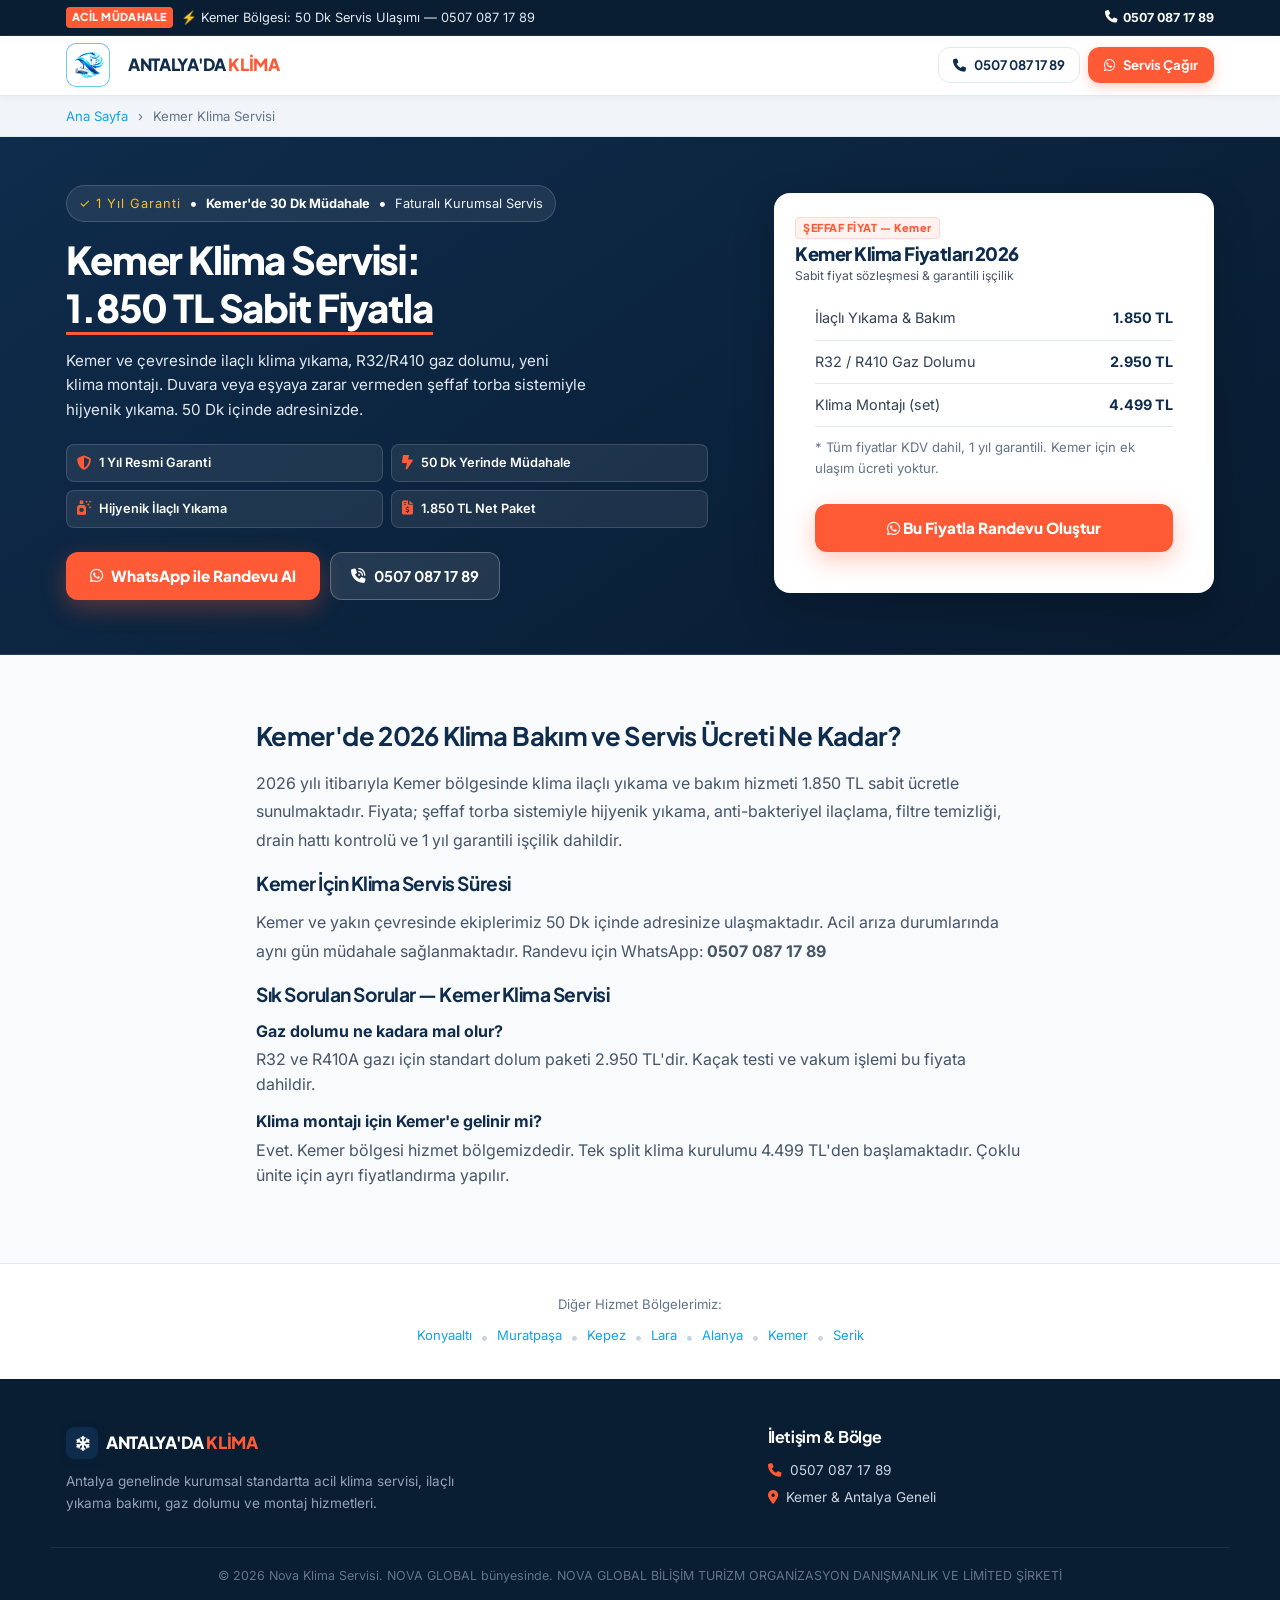
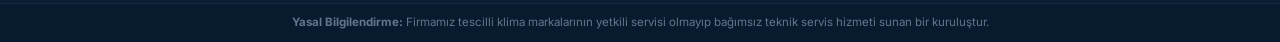
<file: kemerde-klima-servisi/index.html>
<!DOCTYPE html>
<html lang="tr">
<head>
    <meta charset="UTF-8">
    <meta name="viewport" content="width=device-width, initial-scale=1.0, viewport-fit=cover">
    <title>Kemer Klima Servisi | 1.850 TL Sabit Fiyat, İlaçlı Yıkama & Montaj - Nova Klima</title>
    <meta name="description" content="Kemer klima servisi: 1.850 TL sabit fiyatlı ilaçlı yıkama, R32/R410 orijinal gaz dolumu, montaj ve 1 yıl garantili servis. 50 Dk müdahale.">
    <meta name="robots" content="index, follow, max-image-preview:large, max-snippet:-1, max-video-preview:-1">
    <link rel="canonical" href="https://www.antalyadaklimaservisi.com.tr/kemerde-klima-servisi/">
    <meta name="geo.region" content="TR-07">
    <meta name="geo.placename" content="Kemer, Antalya">
    <meta name="geo.position" content="36.5985;30.5583">
    <meta name="ICBM" content="36.5985, 30.5583">
    <meta property="og:title" content="Kemer Klima Servisi | 1.850 TL Sabit Fiyat">
    <meta property="og:description" content="Kemer klima servisi: ilaçlı yıkama, gaz dolumu, montaj. 50 Dk müdahale, 1 yıl garanti.">
    <meta property="og:url" content="https://www.antalyadaklimaservisi.com.tr/kemerde-klima-servisi/">
    <meta property="og:type" content="website">
    <meta property="og:locale" content="tr_TR">
    <meta name="twitter:card" content="summary">
    <!-- Google tag -->
    <script async src="https://www.googletagmanager.com/gtag/js?id=G-EZXXYB2KNB"></script>
    <script>
      window.dataLayer = window.dataLayer || [];
      function gtag(){dataLayer.push(arguments);}
      gtag('js', new Date());
      gtag('config', 'G-EZXXYB2KNB');
    </script>
    <link rel="preconnect" href="https://fonts.googleapis.com">
    <link rel="preconnect" href="https://fonts.gstatic.com" crossorigin>
    <link href="https://fonts.googleapis.com/css2?family=IBM+Plex+Mono:wght@600;700&family=Inter:wght@400;500;600&family=Plus+Jakarta+Sans:wght@600;700;800&display=swap" rel="stylesheet">
    <link rel="stylesheet" href="https://cdnjs.cloudflare.com/ajax/libs/font-awesome/6.5.1/css/all.min.css">
    <link rel="icon" type="image/png" href="../images/logo.png">
    <link rel="stylesheet" href="../style.css">
    <script type="application/ld+json">
    {
      "@context": "https://schema.org",
      "@graph": [
        {
          "@type": "HVACBusiness",
          "@id": "https://www.antalyadaklimaservisi.com.tr/#business",
          "name": "Kemer Klima Servisi — Nova Klima",
          "url": "https://www.antalyadaklimaservisi.com.tr/kemerde-klima-servisi/",
          "telephone": "+905070871789",
          "priceRange": "₺₺",
          "address": {
            "@type": "PostalAddress",
            "streetAddress": "Kültür Mahallesi 3856 Sokak No:2 D:1",
            "addressLocality": "Kepez",
            "addressRegion": "Antalya",
            "postalCode": "07070",
            "addressCountry": "TR"
          },
          "areaServed": "Kemer, Antalya",
          "openingHoursSpecification": {
            "@type": "OpeningHoursSpecification",
            "dayOfWeek": ["Monday","Tuesday","Wednesday","Thursday","Friday","Saturday","Sunday"],
            "opens": "08:00",
            "closes": "23:00"
          },
          "parentOrganization": {
            "@type": "Organization",
            "@id": "https://novadigital.com.tr/#organization",
            "name": "NOVA GLOBAL",
            "legalName": "NOVA GLOBAL BİLİŞİM TURİZM ORGANİZASYON DANIŞMANLIK VE LİMİTED ŞİRKETİ",
            "url": "https://novadigital.com.tr"
          }
        },
        {
          "@type": "Service",
          "name": "Kemer Klima Servisi",
          "provider": {"@id": "https://www.antalyadaklimaservisi.com.tr/#business"},
          "serviceType": "Klima Bakım, Yıkama, Gaz Dolumu ve Montaj",
          "areaServed": "Kemer, Antalya",
          "offers": [
            {"@type": "Offer", "name": "İlaçlı Yıkama & Bakım", "price": "1850", "priceCurrency": "TRY"},
            {"@type": "Offer", "name": "R32/R410 Gaz Dolumu", "price": "2950", "priceCurrency": "TRY"},
            {"@type": "Offer", "name": "Klima Montajı", "price": "4499", "priceCurrency": "TRY"}
          ]
        },
        {
          "@type": "BreadcrumbList",
          "itemListElement": [
            {"@type": "ListItem", "position": 1, "name": "Ana Sayfa", "item": "https://www.antalyadaklimaservisi.com.tr/"},
            {"@type": "ListItem", "position": 2, "name": "Kemer Klima Servisi", "item": "https://www.antalyadaklimaservisi.com.tr/kemerde-klima-servisi/"}
          ]
        }
      ]
    }
    </script>
</head>
<body>
    <!-- ANNOUNCEMENT -->
    <div class="top-announcement">
        <div class="container top-flex">
            <div class="notice-item">
                <span class="notice-badge">ACİL MÜDAHALE</span>
                <span class="announce-txt">⚡ Kemer Bölgesi: 50 Dk Servis Ulaşımı — 0507 087 17 89</span>
            </div>
            <div class="notice-phone">
                <a href="tel:05070871789" class="phone-link"><i class="fa-solid fa-phone"></i> 0507 087 17 89</a>
            </div>
        </div>
    </div>

    <!-- HEADER -->
    <header class="site-header">
        <div class="container header-flex">
            <a href="/" class="brand-box">
                <img src="../images/logo.png" alt="Nova Klima Logo" class="brand-logo-img" style="width:44px;height:44px;border-radius:10px;object-fit:contain;background:#fff;padding:2px;border:1.5px solid rgba(14,165,233,0.6);margin-right:10px;">
                <span class="brand-name">ANTALYA'DA <span class="brand-accent">KLİMA</span></span>
            </a>
            <div class="header-actions">
                <a href="tel:05070871789" class="btn btn-outline-nav"><i class="fa-solid fa-phone"></i> 0507 087 17 89</a>
                <a href="https://wa.me/905070871789?text=Merhaba%2C+Kemer+i%C3%A7in+klima+servis+randevusu+almak+istiyorum." target="_blank" class="btn btn-primary-nav"><i class="fa-brands fa-whatsapp"></i> Servis Çağır</a>
            </div>
        </div>
    </header>

    <!-- BREADCRUMB -->
    <div style="background:#F1F5F9;border-bottom:1px solid #E2E8F0;padding:10px 0;font-size:0.82rem;color:#64748B;">
        <div class="container">
            <a href="/" style="color:#0EA5E9;text-decoration:none;">Ana Sayfa</a>
            <span style="margin:0 6px;">›</span>
            <span>Kemer Klima Servisi</span>
        </div>
    </div>

    <!-- HERO -->
    <section class="hero-clean">
        <div class="container hero-grid">
            <div class="hero-left">
                <div class="trust-score-pill">
                    <span class="stars">✓ 1 Yıl Garanti</span>
                    <span class="pill-dot">•</span>
                    <span class="score-text"><strong>Kemer'de 30 Dk Müdahale</strong></span>
                    <span class="pill-dot">•</span>
                    <span class="score-text">Faturalı Kurumsal Servis</span>
                </div>
                <h1 class="hero-h1">Kemer Klima Servisi: <span class="hero-accent">1.850 TL Sabit Fiyatla</span></h1>
                <p class="hero-desc">Kemer ve çevresinde ilaçlı klima yıkama, R32/R410 gaz dolumu, yeni klima montajı. Duvara veya eşyaya zarar vermeden şeffaf torba sistemiyle hijyenik yıkama. 50 Dk içinde adresinizde.</p>
                <div class="proof-chips-row">
                    <div class="proof-chip-item"><i class="fa-solid fa-shield-halved"></i><span>1 Yıl Resmi Garanti</span></div>
                    <div class="proof-chip-item"><i class="fa-solid fa-bolt-lightning"></i><span>50 Dk Yerinde Müdahale</span></div>
                    <div class="proof-chip-item"><i class="fa-solid fa-spray-can-sparkles"></i><span>Hijyenik İlaçlı Yıkama</span></div>
                    <div class="proof-chip-item"><i class="fa-solid fa-file-invoice-dollar"></i><span>1.850 TL Net Paket</span></div>
                </div>
                <div class="hero-cta-group">
                    <a href="https://wa.me/905070871789?text=Merhaba%2C+Kemer+klima+servis+randevusu+istiyorum." target="_blank" class="btn btn-hero-primary"><i class="fa-brands fa-whatsapp"></i> WhatsApp ile Randevu Al</a>
                    <a href="tel:05070871789" class="btn btn-hero-secondary"><i class="fa-solid fa-phone-volume"></i> 0507 087 17 89</a>
                </div>
            </div>
            <!-- PRICE CARD -->
            <div class="hero-calc-wrapper">
                <div class="calc-top">
                    <span class="calc-tag">ŞEFFAF FİYAT — Kemer</span>
                    <h3>Kemer Klima Fiyatları 2026</h3>
                    <p class="calc-sub">Sabit fiyat sözleşmesi & garantili işçilik</p>
                </div>
                <div style="padding:0 20px 20px;">
                    <table style="width:100%;border-collapse:collapse;font-size:0.9rem;">
                        <tr style="border-bottom:1px solid #E2E8F0;">
                            <td style="padding:10px 0;color:#334155;">İlaçlı Yıkama & Bakım</td>
                            <td style="padding:10px 0;font-weight:700;color:#0F2C4C;text-align:right;">1.850 TL</td>
                        </tr>
                        <tr style="border-bottom:1px solid #E2E8F0;">
                            <td style="padding:10px 0;color:#334155;">R32 / R410 Gaz Dolumu</td>
                            <td style="padding:10px 0;font-weight:700;color:#0F2C4C;text-align:right;">2.950 TL</td>
                        </tr>
                        <tr style="border-bottom:1px solid #E2E8F0;">
                            <td style="padding:10px 0;color:#334155;">Klima Montajı (set)</td>
                            <td style="padding:10px 0;font-weight:700;color:#0F2C4C;text-align:right;">4.499 TL</td>
                        </tr>
                        <tr>
                            <td style="padding:10px 0;color:#64748B;font-size:0.82rem;" colspan="2">* Tüm fiyatlar KDV dahil, 1 yıl garantili. Kemer için ek ulaşım ücreti yoktur.</td>
                        </tr>
                    </table>
                    <a href="https://wa.me/905070871789?text=Merhaba%2C+Kemer+klima+randevusu+almak+istiyorum." target="_blank" class="btn btn-hero-primary btn-block" style="margin-top:16px;display:block;text-align:center;"><i class="fa-brands fa-whatsapp"></i> Bu Fiyatla Randevu Oluştur</a>
                </div>
            </div>
        </div>
    </section>

    <!-- SEO CONTENT SECTION -->
    <section class="section" style="background:#F8FAFC;">
        <div class="container" style="max-width:800px;margin:0 auto;">
            <h2 style="font-size:1.6rem;color:#0F2C4C;margin-bottom:16px;">Kemer'de 2026 Klima Bakım ve Servis Ücreti Ne Kadar?</h2>
            <p style="color:#475569;line-height:1.8;margin-bottom:16px;">2026 yılı itibarıyla Kemer bölgesinde klima ilaçlı yıkama ve bakım hizmeti 1.850 TL sabit ücretle sunulmaktadır. Fiyata; şeffaf torba sistemiyle hijyenik yıkama, anti-bakteriyel ilaçlama, filtre temizliği, drain hattı kontrolü ve 1 yıl garantili işçilik dahildir.</p>
            <h3 style="font-size:1.2rem;color:#0F2C4C;margin-bottom:12px;">Kemer İçin Klima Servis Süresi</h3>
            <p style="color:#475569;line-height:1.8;margin-bottom:16px;">Kemer ve yakın çevresinde ekiplerimiz 50 Dk içinde adresinize ulaşmaktadır. Acil arıza durumlarında aynı gün müdahale sağlanmaktadır. Randevu için WhatsApp: <strong>0507 087 17 89</strong></p>
            <h3 style="font-size:1.2rem;color:#0F2C4C;margin-bottom:12px;">Sık Sorulan Sorular — Kemer Klima Servisi</h3>
            <div style="margin-bottom:12px;"><strong style="color:#0F2C4C;">Gaz dolumu ne kadara mal olur?</strong><p style="color:#475569;margin-top:4px;">R32 ve R410A gazı için standart dolum paketi 2.950 TL'dir. Kaçak testi ve vakum işlemi bu fiyata dahildir.</p></div>
            <div style="margin-bottom:12px;"><strong style="color:#0F2C4C;">Klima montajı için Kemer'e gelinir mi?</strong><p style="color:#475569;margin-top:4px;">Evet. Kemer bölgesi hizmet bölgemizdedir. Tek split klima kurulumu 4.499 TL'den başlamaktadır. Çoklu ünite için ayrı fiyatlandırma yapılır.</p></div>
        </div>
    </section>

    <!-- HİZMET BÖLGELERİ FOOTER LINKS -->
    <section class="section" style="background:#fff;padding:30px 0;border-top:1px solid #E2E8F0;">
        <div class="container">
            <p style="font-size:0.82rem;color:#64748B;text-align:center;margin-bottom:10px;">Diğer Hizmet Bölgelerimiz:</p>
            <div style="display:flex;flex-wrap:wrap;gap:8px;justify-content:center;">
                <a href="/konyaaltinda-klima-servisi/" style="font-size:0.82rem;color:#0EA5E9;text-decoration:none;">Konyaaltı</a>
                <span style="color:#CBD5E1;">•</span>
                <a href="/muratpasada-klima-servisi/" style="font-size:0.82rem;color:#0EA5E9;text-decoration:none;">Muratpaşa</a>
                <span style="color:#CBD5E1;">•</span>
                <a href="/kepezde-klima-servisi/" style="font-size:0.82rem;color:#0EA5E9;text-decoration:none;">Kepez</a>
                <span style="color:#CBD5E1;">•</span>
                <a href="/larada-klima-servisi/" style="font-size:0.82rem;color:#0EA5E9;text-decoration:none;">Lara</a>
                <span style="color:#CBD5E1;">•</span>
                <a href="/alanyada-klima-servisi/" style="font-size:0.82rem;color:#0EA5E9;text-decoration:none;">Alanya</a>
                <span style="color:#CBD5E1;">•</span>
                <a href="/kemerde-klima-servisi/" style="font-size:0.82rem;color:#0EA5E9;text-decoration:none;">Kemer</a>
                <span style="color:#CBD5E1;">•</span>
                <a href="/serikte-klima-servisi/" style="font-size:0.82rem;color:#0EA5E9;text-decoration:none;">Serik</a>
            </div>
        </div>
    </section>

    <!-- FOOTER -->
    <footer class="site-footer">
        <div class="container footer-grid">
            <div>
                <div class="brand-box" style="margin-bottom:12px;">
                    <div class="brand-symbol"><i class="fa-solid fa-snowflake"></i></div>
                    <span class="brand-name" style="color:white;">ANTALYA'DA <span class="brand-accent">KLİMA</span></span>
                </div>
                <p class="footer-desc">Antalya genelinde kurumsal standartta acil klima servisi, ilaçlı yıkama bakımı, gaz dolumu ve montaj hizmetleri.</p>
            </div>
            <div>
                <h4 class="footer-heading">İletişim & Bölge</h4>
                <p class="footer-contact-item"><i class="fa-solid fa-phone"></i> 0507 087 17 89</p>
                <p class="footer-contact-item"><i class="fa-solid fa-location-dot"></i> Kemer & Antalya Geneli</p>
            </div>
        </div>
        <div class="footer-copy">
            <div class="container text-center">
                <p>© 2026 Nova Klima Servisi. NOVA GLOBAL bünyesinde. NOVA GLOBAL BİLİŞİM TURİZM ORGANİZASYON DANIŞMANLIK VE LİMİTED ŞİRKETİ</p>
            </div>
        </div>
        <div style="background:#081B2E;color:#64748B;font-size:0.72rem;text-align:center;padding:10px 14px;border-top:1px solid rgba(255,255,255,0.06);">
            <div class="container"><strong>Yasal Bilgilendirme:</strong> Firmamız tescilli klima markalarının yetkili servisi olmayıp bağımsız teknik servis hizmeti sunan bir kuruluştur.</div>
        </div>
    </footer>

    <!-- MOBILE STICKY BAR -->
    <div class="mobile-sticky-bar">
        <a href="tel:05070871789" class="sticky-btn btn-call-mobile"><i class="fa-solid fa-phone-volume"></i><span>0507 087 17 89</span></a>
        <a href="https://wa.me/905070871789?text=Merhaba%2C+Kemer+klima+randevusu+almak+istiyorum." target="_blank" class="sticky-btn btn-wa-mobile"><i class="fa-brands fa-whatsapp"></i><span>WhatsApp Usta</span></a>
    </div>

    <script src="../app.js"></script>
</body>
</html>
</file>
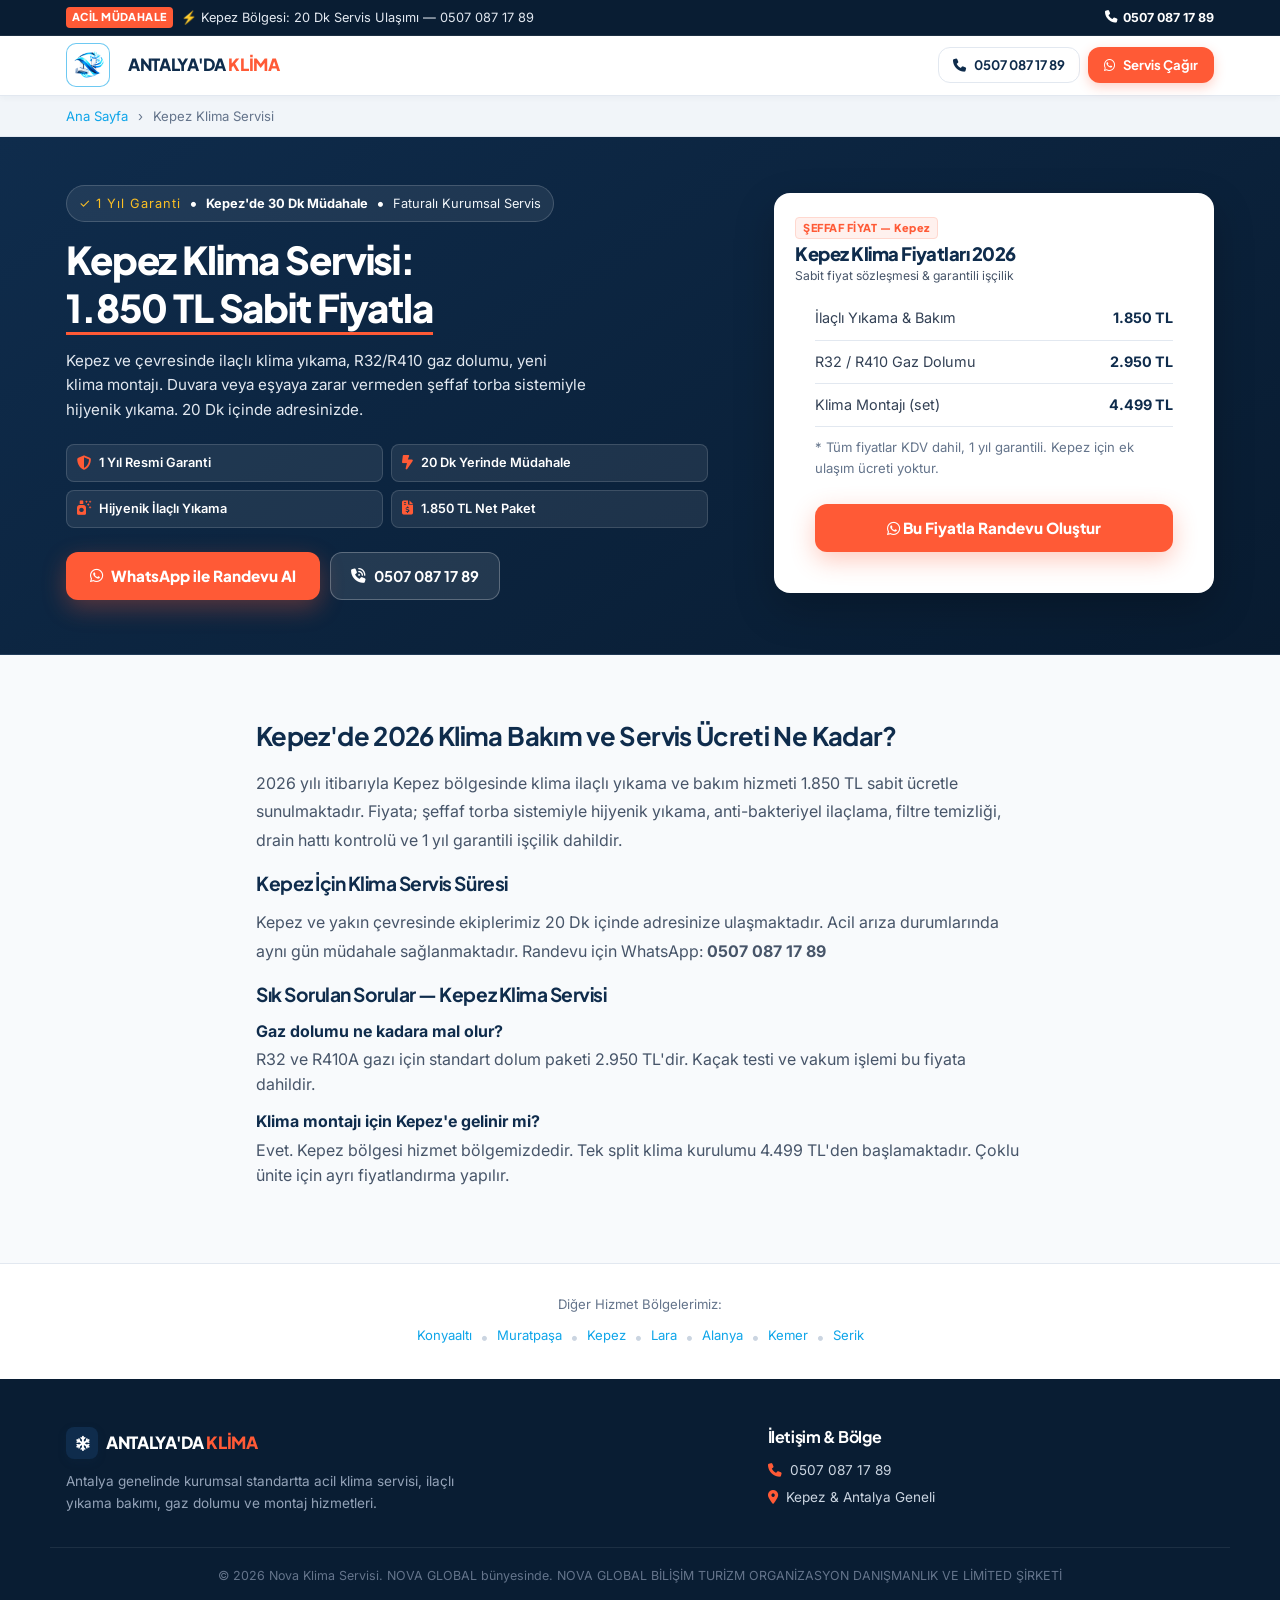
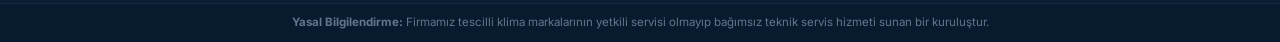
<file: kepezde-klima-servisi/index.html>
<!DOCTYPE html>
<html lang="tr">
<head>
    <meta charset="UTF-8">
    <meta name="viewport" content="width=device-width, initial-scale=1.0, viewport-fit=cover">
    <title>Kepez Klima Servisi | 1.850 TL Sabit Fiyat, İlaçlı Yıkama & Montaj - Nova Klima</title>
    <meta name="description" content="Kepez klima servisi: 1.850 TL sabit fiyatlı ilaçlı yıkama, R32/R410 orijinal gaz dolumu, montaj ve 1 yıl garantili servis. 20 Dk müdahale.">
    <meta name="robots" content="index, follow, max-image-preview:large, max-snippet:-1, max-video-preview:-1">
    <link rel="canonical" href="https://www.antalyadaklimaservisi.com.tr/kepezde-klima-servisi/">
    <meta name="geo.region" content="TR-07">
    <meta name="geo.placename" content="Kepez, Antalya">
    <meta name="geo.position" content="36.9445;30.6942">
    <meta name="ICBM" content="36.9445, 30.6942">
    <meta property="og:title" content="Kepez Klima Servisi | 1.850 TL Sabit Fiyat">
    <meta property="og:description" content="Kepez klima servisi: ilaçlı yıkama, gaz dolumu, montaj. 20 Dk müdahale, 1 yıl garanti.">
    <meta property="og:url" content="https://www.antalyadaklimaservisi.com.tr/kepezde-klima-servisi/">
    <meta property="og:type" content="website">
    <meta property="og:locale" content="tr_TR">
    <meta name="twitter:card" content="summary">
    <!-- Google tag -->
    <script async src="https://www.googletagmanager.com/gtag/js?id=G-EZXXYB2KNB"></script>
    <script>
      window.dataLayer = window.dataLayer || [];
      function gtag(){dataLayer.push(arguments);}
      gtag('js', new Date());
      gtag('config', 'G-EZXXYB2KNB');
    </script>
    <link rel="preconnect" href="https://fonts.googleapis.com">
    <link rel="preconnect" href="https://fonts.gstatic.com" crossorigin>
    <link href="https://fonts.googleapis.com/css2?family=IBM+Plex+Mono:wght@600;700&family=Inter:wght@400;500;600&family=Plus+Jakarta+Sans:wght@600;700;800&display=swap" rel="stylesheet">
    <link rel="stylesheet" href="https://cdnjs.cloudflare.com/ajax/libs/font-awesome/6.5.1/css/all.min.css">
    <link rel="icon" type="image/png" href="../images/logo.png">
    <link rel="stylesheet" href="../style.css">
    <script type="application/ld+json">
    {
      "@context": "https://schema.org",
      "@graph": [
        {
          "@type": "HVACBusiness",
          "@id": "https://www.antalyadaklimaservisi.com.tr/#business",
          "name": "Kepez Klima Servisi — Nova Klima",
          "url": "https://www.antalyadaklimaservisi.com.tr/kepezde-klima-servisi/",
          "telephone": "+905070871789",
          "priceRange": "₺₺",
          "address": {
            "@type": "PostalAddress",
            "streetAddress": "Kültür Mahallesi 3856 Sokak No:2 D:1",
            "addressLocality": "Kepez",
            "addressRegion": "Antalya",
            "postalCode": "07070",
            "addressCountry": "TR"
          },
          "areaServed": "Kepez, Antalya",
          "openingHoursSpecification": {
            "@type": "OpeningHoursSpecification",
            "dayOfWeek": ["Monday","Tuesday","Wednesday","Thursday","Friday","Saturday","Sunday"],
            "opens": "08:00",
            "closes": "23:00"
          },
          "parentOrganization": {
            "@type": "Organization",
            "@id": "https://novadigital.com.tr/#organization",
            "name": "NOVA GLOBAL",
            "legalName": "NOVA GLOBAL BİLİŞİM TURİZM ORGANİZASYON DANIŞMANLIK VE LİMİTED ŞİRKETİ",
            "url": "https://novadigital.com.tr"
          }
        },
        {
          "@type": "Service",
          "name": "Kepez Klima Servisi",
          "provider": {"@id": "https://www.antalyadaklimaservisi.com.tr/#business"},
          "serviceType": "Klima Bakım, Yıkama, Gaz Dolumu ve Montaj",
          "areaServed": "Kepez, Antalya",
          "offers": [
            {"@type": "Offer", "name": "İlaçlı Yıkama & Bakım", "price": "1850", "priceCurrency": "TRY"},
            {"@type": "Offer", "name": "R32/R410 Gaz Dolumu", "price": "2950", "priceCurrency": "TRY"},
            {"@type": "Offer", "name": "Klima Montajı", "price": "4499", "priceCurrency": "TRY"}
          ]
        },
        {
          "@type": "BreadcrumbList",
          "itemListElement": [
            {"@type": "ListItem", "position": 1, "name": "Ana Sayfa", "item": "https://www.antalyadaklimaservisi.com.tr/"},
            {"@type": "ListItem", "position": 2, "name": "Kepez Klima Servisi", "item": "https://www.antalyadaklimaservisi.com.tr/kepezde-klima-servisi/"}
          ]
        }
      ]
    }
    </script>
</head>
<body>
    <!-- ANNOUNCEMENT -->
    <div class="top-announcement">
        <div class="container top-flex">
            <div class="notice-item">
                <span class="notice-badge">ACİL MÜDAHALE</span>
                <span class="announce-txt">⚡ Kepez Bölgesi: 20 Dk Servis Ulaşımı — 0507 087 17 89</span>
            </div>
            <div class="notice-phone">
                <a href="tel:05070871789" class="phone-link"><i class="fa-solid fa-phone"></i> 0507 087 17 89</a>
            </div>
        </div>
    </div>

    <!-- HEADER -->
    <header class="site-header">
        <div class="container header-flex">
            <a href="/" class="brand-box">
                <img src="../images/logo.png" alt="Nova Klima Logo" class="brand-logo-img" style="width:44px;height:44px;border-radius:10px;object-fit:contain;background:#fff;padding:2px;border:1.5px solid rgba(14,165,233,0.6);margin-right:10px;">
                <span class="brand-name">ANTALYA'DA <span class="brand-accent">KLİMA</span></span>
            </a>
            <div class="header-actions">
                <a href="tel:05070871789" class="btn btn-outline-nav"><i class="fa-solid fa-phone"></i> 0507 087 17 89</a>
                <a href="https://wa.me/905070871789?text=Merhaba%2C+Kepez+i%C3%A7in+klima+servis+randevusu+almak+istiyorum." target="_blank" class="btn btn-primary-nav"><i class="fa-brands fa-whatsapp"></i> Servis Çağır</a>
            </div>
        </div>
    </header>

    <!-- BREADCRUMB -->
    <div style="background:#F1F5F9;border-bottom:1px solid #E2E8F0;padding:10px 0;font-size:0.82rem;color:#64748B;">
        <div class="container">
            <a href="/" style="color:#0EA5E9;text-decoration:none;">Ana Sayfa</a>
            <span style="margin:0 6px;">›</span>
            <span>Kepez Klima Servisi</span>
        </div>
    </div>

    <!-- HERO -->
    <section class="hero-clean">
        <div class="container hero-grid">
            <div class="hero-left">
                <div class="trust-score-pill">
                    <span class="stars">✓ 1 Yıl Garanti</span>
                    <span class="pill-dot">•</span>
                    <span class="score-text"><strong>Kepez'de 30 Dk Müdahale</strong></span>
                    <span class="pill-dot">•</span>
                    <span class="score-text">Faturalı Kurumsal Servis</span>
                </div>
                <h1 class="hero-h1">Kepez Klima Servisi: <span class="hero-accent">1.850 TL Sabit Fiyatla</span></h1>
                <p class="hero-desc">Kepez ve çevresinde ilaçlı klima yıkama, R32/R410 gaz dolumu, yeni klima montajı. Duvara veya eşyaya zarar vermeden şeffaf torba sistemiyle hijyenik yıkama. 20 Dk içinde adresinizde.</p>
                <div class="proof-chips-row">
                    <div class="proof-chip-item"><i class="fa-solid fa-shield-halved"></i><span>1 Yıl Resmi Garanti</span></div>
                    <div class="proof-chip-item"><i class="fa-solid fa-bolt-lightning"></i><span>20 Dk Yerinde Müdahale</span></div>
                    <div class="proof-chip-item"><i class="fa-solid fa-spray-can-sparkles"></i><span>Hijyenik İlaçlı Yıkama</span></div>
                    <div class="proof-chip-item"><i class="fa-solid fa-file-invoice-dollar"></i><span>1.850 TL Net Paket</span></div>
                </div>
                <div class="hero-cta-group">
                    <a href="https://wa.me/905070871789?text=Merhaba%2C+Kepez+klima+servis+randevusu+istiyorum." target="_blank" class="btn btn-hero-primary"><i class="fa-brands fa-whatsapp"></i> WhatsApp ile Randevu Al</a>
                    <a href="tel:05070871789" class="btn btn-hero-secondary"><i class="fa-solid fa-phone-volume"></i> 0507 087 17 89</a>
                </div>
            </div>
            <!-- PRICE CARD -->
            <div class="hero-calc-wrapper">
                <div class="calc-top">
                    <span class="calc-tag">ŞEFFAF FİYAT — Kepez</span>
                    <h3>Kepez Klima Fiyatları 2026</h3>
                    <p class="calc-sub">Sabit fiyat sözleşmesi & garantili işçilik</p>
                </div>
                <div style="padding:0 20px 20px;">
                    <table style="width:100%;border-collapse:collapse;font-size:0.9rem;">
                        <tr style="border-bottom:1px solid #E2E8F0;">
                            <td style="padding:10px 0;color:#334155;">İlaçlı Yıkama & Bakım</td>
                            <td style="padding:10px 0;font-weight:700;color:#0F2C4C;text-align:right;">1.850 TL</td>
                        </tr>
                        <tr style="border-bottom:1px solid #E2E8F0;">
                            <td style="padding:10px 0;color:#334155;">R32 / R410 Gaz Dolumu</td>
                            <td style="padding:10px 0;font-weight:700;color:#0F2C4C;text-align:right;">2.950 TL</td>
                        </tr>
                        <tr style="border-bottom:1px solid #E2E8F0;">
                            <td style="padding:10px 0;color:#334155;">Klima Montajı (set)</td>
                            <td style="padding:10px 0;font-weight:700;color:#0F2C4C;text-align:right;">4.499 TL</td>
                        </tr>
                        <tr>
                            <td style="padding:10px 0;color:#64748B;font-size:0.82rem;" colspan="2">* Tüm fiyatlar KDV dahil, 1 yıl garantili. Kepez için ek ulaşım ücreti yoktur.</td>
                        </tr>
                    </table>
                    <a href="https://wa.me/905070871789?text=Merhaba%2C+Kepez+klima+randevusu+almak+istiyorum." target="_blank" class="btn btn-hero-primary btn-block" style="margin-top:16px;display:block;text-align:center;"><i class="fa-brands fa-whatsapp"></i> Bu Fiyatla Randevu Oluştur</a>
                </div>
            </div>
        </div>
    </section>

    <!-- SEO CONTENT SECTION -->
    <section class="section" style="background:#F8FAFC;">
        <div class="container" style="max-width:800px;margin:0 auto;">
            <h2 style="font-size:1.6rem;color:#0F2C4C;margin-bottom:16px;">Kepez'de 2026 Klima Bakım ve Servis Ücreti Ne Kadar?</h2>
            <p style="color:#475569;line-height:1.8;margin-bottom:16px;">2026 yılı itibarıyla Kepez bölgesinde klima ilaçlı yıkama ve bakım hizmeti 1.850 TL sabit ücretle sunulmaktadır. Fiyata; şeffaf torba sistemiyle hijyenik yıkama, anti-bakteriyel ilaçlama, filtre temizliği, drain hattı kontrolü ve 1 yıl garantili işçilik dahildir.</p>
            <h3 style="font-size:1.2rem;color:#0F2C4C;margin-bottom:12px;">Kepez İçin Klima Servis Süresi</h3>
            <p style="color:#475569;line-height:1.8;margin-bottom:16px;">Kepez ve yakın çevresinde ekiplerimiz 20 Dk içinde adresinize ulaşmaktadır. Acil arıza durumlarında aynı gün müdahale sağlanmaktadır. Randevu için WhatsApp: <strong>0507 087 17 89</strong></p>
            <h3 style="font-size:1.2rem;color:#0F2C4C;margin-bottom:12px;">Sık Sorulan Sorular — Kepez Klima Servisi</h3>
            <div style="margin-bottom:12px;"><strong style="color:#0F2C4C;">Gaz dolumu ne kadara mal olur?</strong><p style="color:#475569;margin-top:4px;">R32 ve R410A gazı için standart dolum paketi 2.950 TL'dir. Kaçak testi ve vakum işlemi bu fiyata dahildir.</p></div>
            <div style="margin-bottom:12px;"><strong style="color:#0F2C4C;">Klima montajı için Kepez'e gelinir mi?</strong><p style="color:#475569;margin-top:4px;">Evet. Kepez bölgesi hizmet bölgemizdedir. Tek split klima kurulumu 4.499 TL'den başlamaktadır. Çoklu ünite için ayrı fiyatlandırma yapılır.</p></div>
        </div>
    </section>

    <!-- HİZMET BÖLGELERİ FOOTER LINKS -->
    <section class="section" style="background:#fff;padding:30px 0;border-top:1px solid #E2E8F0;">
        <div class="container">
            <p style="font-size:0.82rem;color:#64748B;text-align:center;margin-bottom:10px;">Diğer Hizmet Bölgelerimiz:</p>
            <div style="display:flex;flex-wrap:wrap;gap:8px;justify-content:center;">
                <a href="/konyaaltinda-klima-servisi/" style="font-size:0.82rem;color:#0EA5E9;text-decoration:none;">Konyaaltı</a>
                <span style="color:#CBD5E1;">•</span>
                <a href="/muratpasada-klima-servisi/" style="font-size:0.82rem;color:#0EA5E9;text-decoration:none;">Muratpaşa</a>
                <span style="color:#CBD5E1;">•</span>
                <a href="/kepezde-klima-servisi/" style="font-size:0.82rem;color:#0EA5E9;text-decoration:none;">Kepez</a>
                <span style="color:#CBD5E1;">•</span>
                <a href="/larada-klima-servisi/" style="font-size:0.82rem;color:#0EA5E9;text-decoration:none;">Lara</a>
                <span style="color:#CBD5E1;">•</span>
                <a href="/alanyada-klima-servisi/" style="font-size:0.82rem;color:#0EA5E9;text-decoration:none;">Alanya</a>
                <span style="color:#CBD5E1;">•</span>
                <a href="/kemerde-klima-servisi/" style="font-size:0.82rem;color:#0EA5E9;text-decoration:none;">Kemer</a>
                <span style="color:#CBD5E1;">•</span>
                <a href="/serikte-klima-servisi/" style="font-size:0.82rem;color:#0EA5E9;text-decoration:none;">Serik</a>
            </div>
        </div>
    </section>

    <!-- FOOTER -->
    <footer class="site-footer">
        <div class="container footer-grid">
            <div>
                <div class="brand-box" style="margin-bottom:12px;">
                    <div class="brand-symbol"><i class="fa-solid fa-snowflake"></i></div>
                    <span class="brand-name" style="color:white;">ANTALYA'DA <span class="brand-accent">KLİMA</span></span>
                </div>
                <p class="footer-desc">Antalya genelinde kurumsal standartta acil klima servisi, ilaçlı yıkama bakımı, gaz dolumu ve montaj hizmetleri.</p>
            </div>
            <div>
                <h4 class="footer-heading">İletişim & Bölge</h4>
                <p class="footer-contact-item"><i class="fa-solid fa-phone"></i> 0507 087 17 89</p>
                <p class="footer-contact-item"><i class="fa-solid fa-location-dot"></i> Kepez & Antalya Geneli</p>
            </div>
        </div>
        <div class="footer-copy">
            <div class="container text-center">
                <p>© 2026 Nova Klima Servisi. NOVA GLOBAL bünyesinde. NOVA GLOBAL BİLİŞİM TURİZM ORGANİZASYON DANIŞMANLIK VE LİMİTED ŞİRKETİ</p>
            </div>
        </div>
        <div style="background:#081B2E;color:#64748B;font-size:0.72rem;text-align:center;padding:10px 14px;border-top:1px solid rgba(255,255,255,0.06);">
            <div class="container"><strong>Yasal Bilgilendirme:</strong> Firmamız tescilli klima markalarının yetkili servisi olmayıp bağımsız teknik servis hizmeti sunan bir kuruluştur.</div>
        </div>
    </footer>

    <!-- MOBILE STICKY BAR -->
    <div class="mobile-sticky-bar">
        <a href="tel:05070871789" class="sticky-btn btn-call-mobile"><i class="fa-solid fa-phone-volume"></i><span>0507 087 17 89</span></a>
        <a href="https://wa.me/905070871789?text=Merhaba%2C+Kepez+klima+randevusu+almak+istiyorum." target="_blank" class="sticky-btn btn-wa-mobile"><i class="fa-brands fa-whatsapp"></i><span>WhatsApp Usta</span></a>
    </div>

    <script src="../app.js"></script>
</body>
</html>
</file>
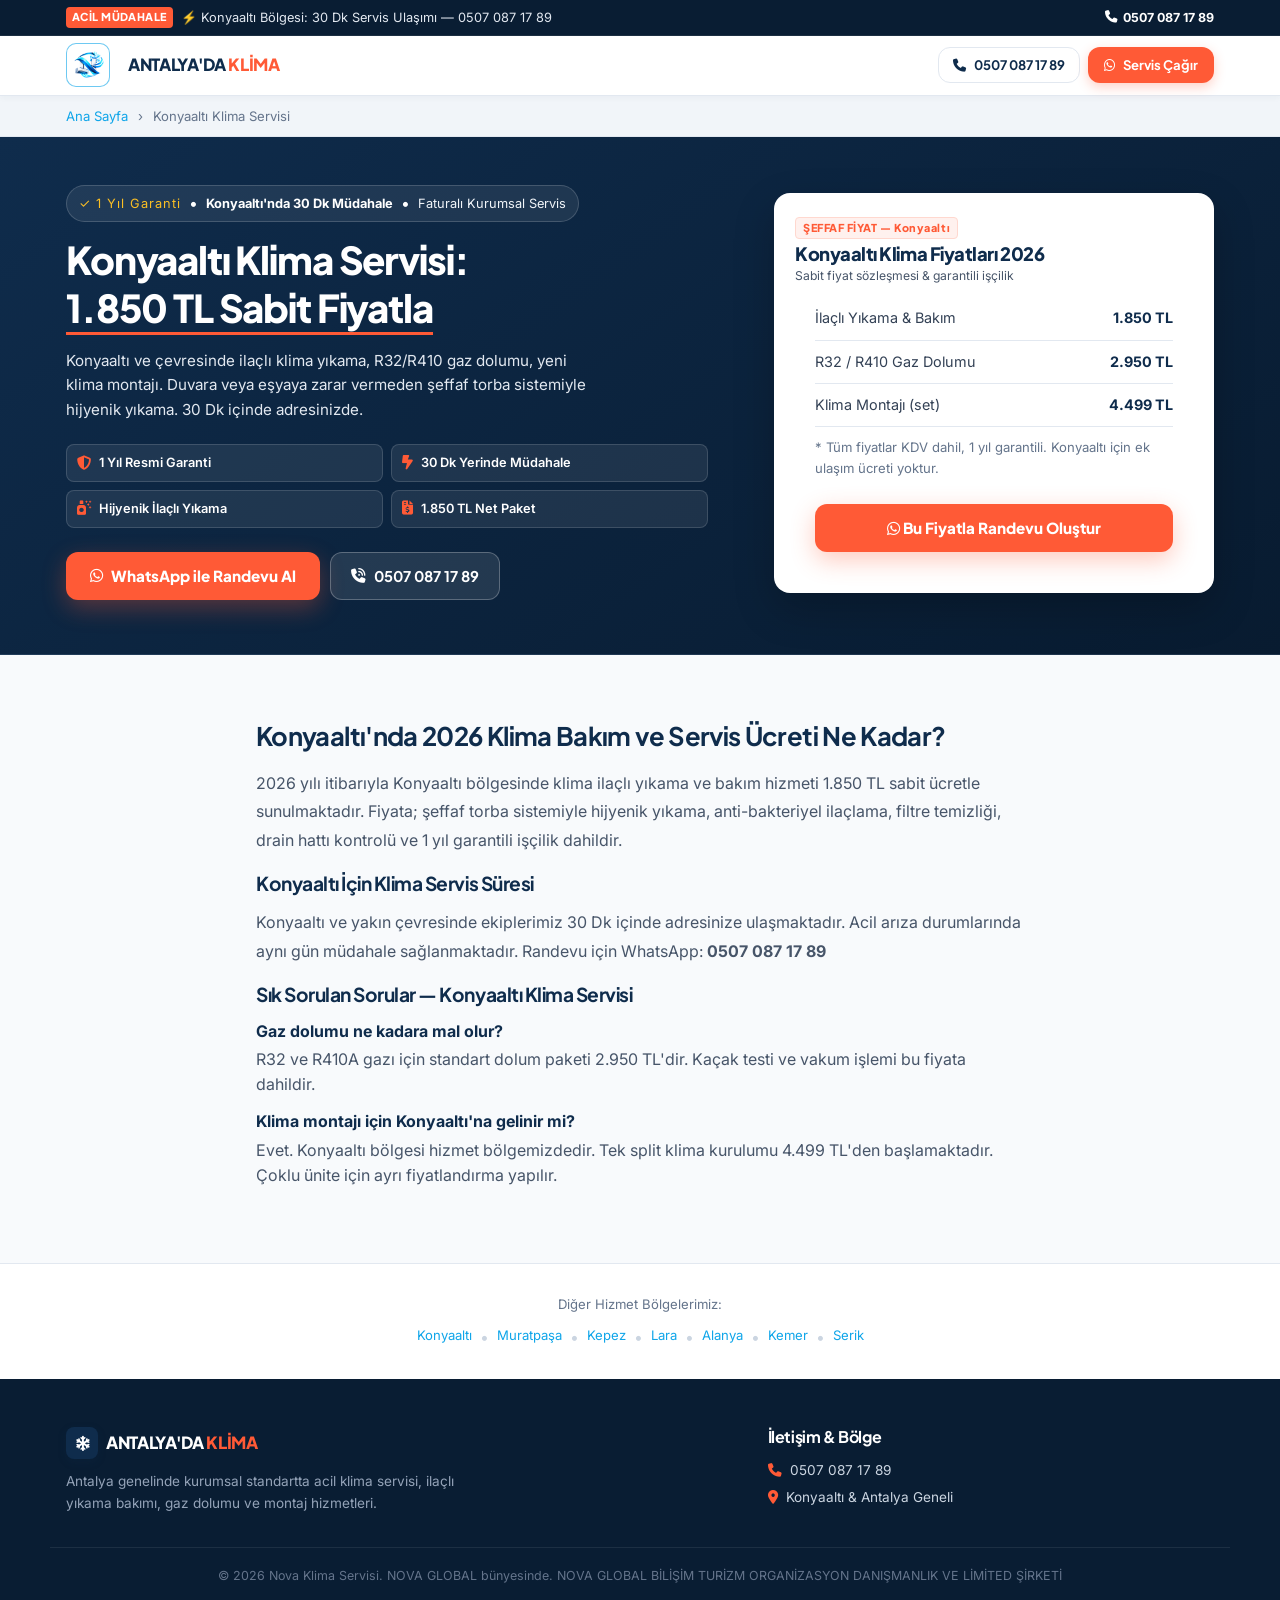
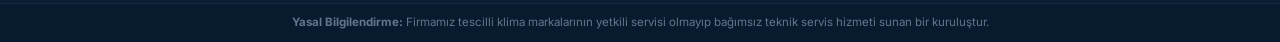
<file: konyaaltinda-klima-servisi/index.html>
<!DOCTYPE html>
<html lang="tr">
<head>
    <meta charset="UTF-8">
    <meta name="viewport" content="width=device-width, initial-scale=1.0, viewport-fit=cover">
    <title>Konyaaltı Klima Servisi | 1.850 TL Sabit Fiyat, İlaçlı Yıkama & Montaj - Nova Klima</title>
    <meta name="description" content="Konyaaltı klima servisi: 1.850 TL sabit fiyatlı ilaçlı yıkama, R32/R410 orijinal gaz dolumu, montaj ve 1 yıl garantili servis. 30 Dk müdahale.">
    <meta name="robots" content="index, follow, max-image-preview:large, max-snippet:-1, max-video-preview:-1">
    <link rel="canonical" href="https://www.antalyadaklimaservisi.com.tr/konyaaltinda-klima-servisi/">
    <meta name="geo.region" content="TR-07">
    <meta name="geo.placename" content="Konyaaltı, Antalya">
    <meta name="geo.position" content="36.8756;30.5969">
    <meta name="ICBM" content="36.8756, 30.5969">
    <meta property="og:title" content="Konyaaltı Klima Servisi | 1.850 TL Sabit Fiyat">
    <meta property="og:description" content="Konyaaltı klima servisi: ilaçlı yıkama, gaz dolumu, montaj. 30 Dk müdahale, 1 yıl garanti.">
    <meta property="og:url" content="https://www.antalyadaklimaservisi.com.tr/konyaaltinda-klima-servisi/">
    <meta property="og:type" content="website">
    <meta property="og:locale" content="tr_TR">
    <meta name="twitter:card" content="summary">
    <!-- Google tag -->
    <script async src="https://www.googletagmanager.com/gtag/js?id=G-EZXXYB2KNB"></script>
    <script>
      window.dataLayer = window.dataLayer || [];
      function gtag(){dataLayer.push(arguments);}
      gtag('js', new Date());
      gtag('config', 'G-EZXXYB2KNB');
    </script>
    <link rel="preconnect" href="https://fonts.googleapis.com">
    <link rel="preconnect" href="https://fonts.gstatic.com" crossorigin>
    <link href="https://fonts.googleapis.com/css2?family=IBM+Plex+Mono:wght@600;700&family=Inter:wght@400;500;600&family=Plus+Jakarta+Sans:wght@600;700;800&display=swap" rel="stylesheet">
    <link rel="stylesheet" href="https://cdnjs.cloudflare.com/ajax/libs/font-awesome/6.5.1/css/all.min.css">
    <link rel="icon" type="image/png" href="../images/logo.png">
    <link rel="stylesheet" href="../style.css">
    <script type="application/ld+json">
    {
      "@context": "https://schema.org",
      "@graph": [
        {
          "@type": "HVACBusiness",
          "@id": "https://www.antalyadaklimaservisi.com.tr/#business",
          "name": "Konyaaltı Klima Servisi — Nova Klima",
          "url": "https://www.antalyadaklimaservisi.com.tr/konyaaltinda-klima-servisi/",
          "telephone": "+905070871789",
          "priceRange": "₺₺",
          "address": {
            "@type": "PostalAddress",
            "streetAddress": "Kültür Mahallesi 3856 Sokak No:2 D:1",
            "addressLocality": "Kepez",
            "addressRegion": "Antalya",
            "postalCode": "07070",
            "addressCountry": "TR"
          },
          "areaServed": "Konyaaltı, Antalya",
          "openingHoursSpecification": {
            "@type": "OpeningHoursSpecification",
            "dayOfWeek": ["Monday","Tuesday","Wednesday","Thursday","Friday","Saturday","Sunday"],
            "opens": "08:00",
            "closes": "23:00"
          },
          "parentOrganization": {
            "@type": "Organization",
            "@id": "https://novadigital.com.tr/#organization",
            "name": "NOVA GLOBAL",
            "legalName": "NOVA GLOBAL BİLİŞİM TURİZM ORGANİZASYON DANIŞMANLIK VE LİMİTED ŞİRKETİ",
            "url": "https://novadigital.com.tr"
          }
        },
        {
          "@type": "Service",
          "name": "Konyaaltı Klima Servisi",
          "provider": {"@id": "https://www.antalyadaklimaservisi.com.tr/#business"},
          "serviceType": "Klima Bakım, Yıkama, Gaz Dolumu ve Montaj",
          "areaServed": "Konyaaltı, Antalya",
          "offers": [
            {"@type": "Offer", "name": "İlaçlı Yıkama & Bakım", "price": "1850", "priceCurrency": "TRY"},
            {"@type": "Offer", "name": "R32/R410 Gaz Dolumu", "price": "2950", "priceCurrency": "TRY"},
            {"@type": "Offer", "name": "Klima Montajı", "price": "4499", "priceCurrency": "TRY"}
          ]
        },
        {
          "@type": "BreadcrumbList",
          "itemListElement": [
            {"@type": "ListItem", "position": 1, "name": "Ana Sayfa", "item": "https://www.antalyadaklimaservisi.com.tr/"},
            {"@type": "ListItem", "position": 2, "name": "Konyaaltı Klima Servisi", "item": "https://www.antalyadaklimaservisi.com.tr/konyaaltinda-klima-servisi/"}
          ]
        }
      ]
    }
    </script>
</head>
<body>
    <!-- ANNOUNCEMENT -->
    <div class="top-announcement">
        <div class="container top-flex">
            <div class="notice-item">
                <span class="notice-badge">ACİL MÜDAHALE</span>
                <span class="announce-txt">⚡ Konyaaltı Bölgesi: 30 Dk Servis Ulaşımı — 0507 087 17 89</span>
            </div>
            <div class="notice-phone">
                <a href="tel:05070871789" class="phone-link"><i class="fa-solid fa-phone"></i> 0507 087 17 89</a>
            </div>
        </div>
    </div>

    <!-- HEADER -->
    <header class="site-header">
        <div class="container header-flex">
            <a href="/" class="brand-box">
                <img src="../images/logo.png" alt="Nova Klima Logo" class="brand-logo-img" style="width:44px;height:44px;border-radius:10px;object-fit:contain;background:#fff;padding:2px;border:1.5px solid rgba(14,165,233,0.6);margin-right:10px;">
                <span class="brand-name">ANTALYA'DA <span class="brand-accent">KLİMA</span></span>
            </a>
            <div class="header-actions">
                <a href="tel:05070871789" class="btn btn-outline-nav"><i class="fa-solid fa-phone"></i> 0507 087 17 89</a>
                <a href="https://wa.me/905070871789?text=Merhaba%2C+Konyaalt%C4%B1+i%C3%A7in+klima+servis+randevusu+almak+istiyorum." target="_blank" class="btn btn-primary-nav"><i class="fa-brands fa-whatsapp"></i> Servis Çağır</a>
            </div>
        </div>
    </header>

    <!-- BREADCRUMB -->
    <div style="background:#F1F5F9;border-bottom:1px solid #E2E8F0;padding:10px 0;font-size:0.82rem;color:#64748B;">
        <div class="container">
            <a href="/" style="color:#0EA5E9;text-decoration:none;">Ana Sayfa</a>
            <span style="margin:0 6px;">›</span>
            <span>Konyaaltı Klima Servisi</span>
        </div>
    </div>

    <!-- HERO -->
    <section class="hero-clean">
        <div class="container hero-grid">
            <div class="hero-left">
                <div class="trust-score-pill">
                    <span class="stars">✓ 1 Yıl Garanti</span>
                    <span class="pill-dot">•</span>
                    <span class="score-text"><strong>Konyaaltı'nda 30 Dk Müdahale</strong></span>
                    <span class="pill-dot">•</span>
                    <span class="score-text">Faturalı Kurumsal Servis</span>
                </div>
                <h1 class="hero-h1">Konyaaltı Klima Servisi: <span class="hero-accent">1.850 TL Sabit Fiyatla</span></h1>
                <p class="hero-desc">Konyaaltı ve çevresinde ilaçlı klima yıkama, R32/R410 gaz dolumu, yeni klima montajı. Duvara veya eşyaya zarar vermeden şeffaf torba sistemiyle hijyenik yıkama. 30 Dk içinde adresinizde.</p>
                <div class="proof-chips-row">
                    <div class="proof-chip-item"><i class="fa-solid fa-shield-halved"></i><span>1 Yıl Resmi Garanti</span></div>
                    <div class="proof-chip-item"><i class="fa-solid fa-bolt-lightning"></i><span>30 Dk Yerinde Müdahale</span></div>
                    <div class="proof-chip-item"><i class="fa-solid fa-spray-can-sparkles"></i><span>Hijyenik İlaçlı Yıkama</span></div>
                    <div class="proof-chip-item"><i class="fa-solid fa-file-invoice-dollar"></i><span>1.850 TL Net Paket</span></div>
                </div>
                <div class="hero-cta-group">
                    <a href="https://wa.me/905070871789?text=Merhaba%2C+Konyaalt%C4%B1+klima+servis+randevusu+istiyorum." target="_blank" class="btn btn-hero-primary"><i class="fa-brands fa-whatsapp"></i> WhatsApp ile Randevu Al</a>
                    <a href="tel:05070871789" class="btn btn-hero-secondary"><i class="fa-solid fa-phone-volume"></i> 0507 087 17 89</a>
                </div>
            </div>
            <!-- PRICE CARD -->
            <div class="hero-calc-wrapper">
                <div class="calc-top">
                    <span class="calc-tag">ŞEFFAF FİYAT — Konyaaltı</span>
                    <h3>Konyaaltı Klima Fiyatları 2026</h3>
                    <p class="calc-sub">Sabit fiyat sözleşmesi & garantili işçilik</p>
                </div>
                <div style="padding:0 20px 20px;">
                    <table style="width:100%;border-collapse:collapse;font-size:0.9rem;">
                        <tr style="border-bottom:1px solid #E2E8F0;">
                            <td style="padding:10px 0;color:#334155;">İlaçlı Yıkama & Bakım</td>
                            <td style="padding:10px 0;font-weight:700;color:#0F2C4C;text-align:right;">1.850 TL</td>
                        </tr>
                        <tr style="border-bottom:1px solid #E2E8F0;">
                            <td style="padding:10px 0;color:#334155;">R32 / R410 Gaz Dolumu</td>
                            <td style="padding:10px 0;font-weight:700;color:#0F2C4C;text-align:right;">2.950 TL</td>
                        </tr>
                        <tr style="border-bottom:1px solid #E2E8F0;">
                            <td style="padding:10px 0;color:#334155;">Klima Montajı (set)</td>
                            <td style="padding:10px 0;font-weight:700;color:#0F2C4C;text-align:right;">4.499 TL</td>
                        </tr>
                        <tr>
                            <td style="padding:10px 0;color:#64748B;font-size:0.82rem;" colspan="2">* Tüm fiyatlar KDV dahil, 1 yıl garantili. Konyaaltı için ek ulaşım ücreti yoktur.</td>
                        </tr>
                    </table>
                    <a href="https://wa.me/905070871789?text=Merhaba%2C+Konyaalt%C4%B1+klima+randevusu+almak+istiyorum." target="_blank" class="btn btn-hero-primary btn-block" style="margin-top:16px;display:block;text-align:center;"><i class="fa-brands fa-whatsapp"></i> Bu Fiyatla Randevu Oluştur</a>
                </div>
            </div>
        </div>
    </section>

    <!-- SEO CONTENT SECTION -->
    <section class="section" style="background:#F8FAFC;">
        <div class="container" style="max-width:800px;margin:0 auto;">
            <h2 style="font-size:1.6rem;color:#0F2C4C;margin-bottom:16px;">Konyaaltı'nda 2026 Klima Bakım ve Servis Ücreti Ne Kadar?</h2>
            <p style="color:#475569;line-height:1.8;margin-bottom:16px;">2026 yılı itibarıyla Konyaaltı bölgesinde klima ilaçlı yıkama ve bakım hizmeti 1.850 TL sabit ücretle sunulmaktadır. Fiyata; şeffaf torba sistemiyle hijyenik yıkama, anti-bakteriyel ilaçlama, filtre temizliği, drain hattı kontrolü ve 1 yıl garantili işçilik dahildir.</p>
            <h3 style="font-size:1.2rem;color:#0F2C4C;margin-bottom:12px;">Konyaaltı İçin Klima Servis Süresi</h3>
            <p style="color:#475569;line-height:1.8;margin-bottom:16px;">Konyaaltı ve yakın çevresinde ekiplerimiz 30 Dk içinde adresinize ulaşmaktadır. Acil arıza durumlarında aynı gün müdahale sağlanmaktadır. Randevu için WhatsApp: <strong>0507 087 17 89</strong></p>
            <h3 style="font-size:1.2rem;color:#0F2C4C;margin-bottom:12px;">Sık Sorulan Sorular — Konyaaltı Klima Servisi</h3>
            <div style="margin-bottom:12px;"><strong style="color:#0F2C4C;">Gaz dolumu ne kadara mal olur?</strong><p style="color:#475569;margin-top:4px;">R32 ve R410A gazı için standart dolum paketi 2.950 TL'dir. Kaçak testi ve vakum işlemi bu fiyata dahildir.</p></div>
            <div style="margin-bottom:12px;"><strong style="color:#0F2C4C;">Klima montajı için Konyaaltı'na gelinir mi?</strong><p style="color:#475569;margin-top:4px;">Evet. Konyaaltı bölgesi hizmet bölgemizdedir. Tek split klima kurulumu 4.499 TL'den başlamaktadır. Çoklu ünite için ayrı fiyatlandırma yapılır.</p></div>
        </div>
    </section>

    <!-- HİZMET BÖLGELERİ FOOTER LINKS -->
    <section class="section" style="background:#fff;padding:30px 0;border-top:1px solid #E2E8F0;">
        <div class="container">
            <p style="font-size:0.82rem;color:#64748B;text-align:center;margin-bottom:10px;">Diğer Hizmet Bölgelerimiz:</p>
            <div style="display:flex;flex-wrap:wrap;gap:8px;justify-content:center;">
                <a href="/konyaaltinda-klima-servisi/" style="font-size:0.82rem;color:#0EA5E9;text-decoration:none;">Konyaaltı</a>
                <span style="color:#CBD5E1;">•</span>
                <a href="/muratpasada-klima-servisi/" style="font-size:0.82rem;color:#0EA5E9;text-decoration:none;">Muratpaşa</a>
                <span style="color:#CBD5E1;">•</span>
                <a href="/kepezde-klima-servisi/" style="font-size:0.82rem;color:#0EA5E9;text-decoration:none;">Kepez</a>
                <span style="color:#CBD5E1;">•</span>
                <a href="/larada-klima-servisi/" style="font-size:0.82rem;color:#0EA5E9;text-decoration:none;">Lara</a>
                <span style="color:#CBD5E1;">•</span>
                <a href="/alanyada-klima-servisi/" style="font-size:0.82rem;color:#0EA5E9;text-decoration:none;">Alanya</a>
                <span style="color:#CBD5E1;">•</span>
                <a href="/kemerde-klima-servisi/" style="font-size:0.82rem;color:#0EA5E9;text-decoration:none;">Kemer</a>
                <span style="color:#CBD5E1;">•</span>
                <a href="/serikte-klima-servisi/" style="font-size:0.82rem;color:#0EA5E9;text-decoration:none;">Serik</a>
            </div>
        </div>
    </section>

    <!-- FOOTER -->
    <footer class="site-footer">
        <div class="container footer-grid">
            <div>
                <div class="brand-box" style="margin-bottom:12px;">
                    <div class="brand-symbol"><i class="fa-solid fa-snowflake"></i></div>
                    <span class="brand-name" style="color:white;">ANTALYA'DA <span class="brand-accent">KLİMA</span></span>
                </div>
                <p class="footer-desc">Antalya genelinde kurumsal standartta acil klima servisi, ilaçlı yıkama bakımı, gaz dolumu ve montaj hizmetleri.</p>
            </div>
            <div>
                <h4 class="footer-heading">İletişim & Bölge</h4>
                <p class="footer-contact-item"><i class="fa-solid fa-phone"></i> 0507 087 17 89</p>
                <p class="footer-contact-item"><i class="fa-solid fa-location-dot"></i> Konyaaltı & Antalya Geneli</p>
            </div>
        </div>
        <div class="footer-copy">
            <div class="container text-center">
                <p>© 2026 Nova Klima Servisi. NOVA GLOBAL bünyesinde. NOVA GLOBAL BİLİŞİM TURİZM ORGANİZASYON DANIŞMANLIK VE LİMİTED ŞİRKETİ</p>
            </div>
        </div>
        <div style="background:#081B2E;color:#64748B;font-size:0.72rem;text-align:center;padding:10px 14px;border-top:1px solid rgba(255,255,255,0.06);">
            <div class="container"><strong>Yasal Bilgilendirme:</strong> Firmamız tescilli klima markalarının yetkili servisi olmayıp bağımsız teknik servis hizmeti sunan bir kuruluştur.</div>
        </div>
    </footer>

    <!-- MOBILE STICKY BAR -->
    <div class="mobile-sticky-bar">
        <a href="tel:05070871789" class="sticky-btn btn-call-mobile"><i class="fa-solid fa-phone-volume"></i><span>0507 087 17 89</span></a>
        <a href="https://wa.me/905070871789?text=Merhaba%2C+Konyaalt%C4%B1+klima+randevusu+almak+istiyorum." target="_blank" class="sticky-btn btn-wa-mobile"><i class="fa-brands fa-whatsapp"></i><span>WhatsApp Usta</span></a>
    </div>

    <script src="../app.js"></script>
</body>
</html>
</file>
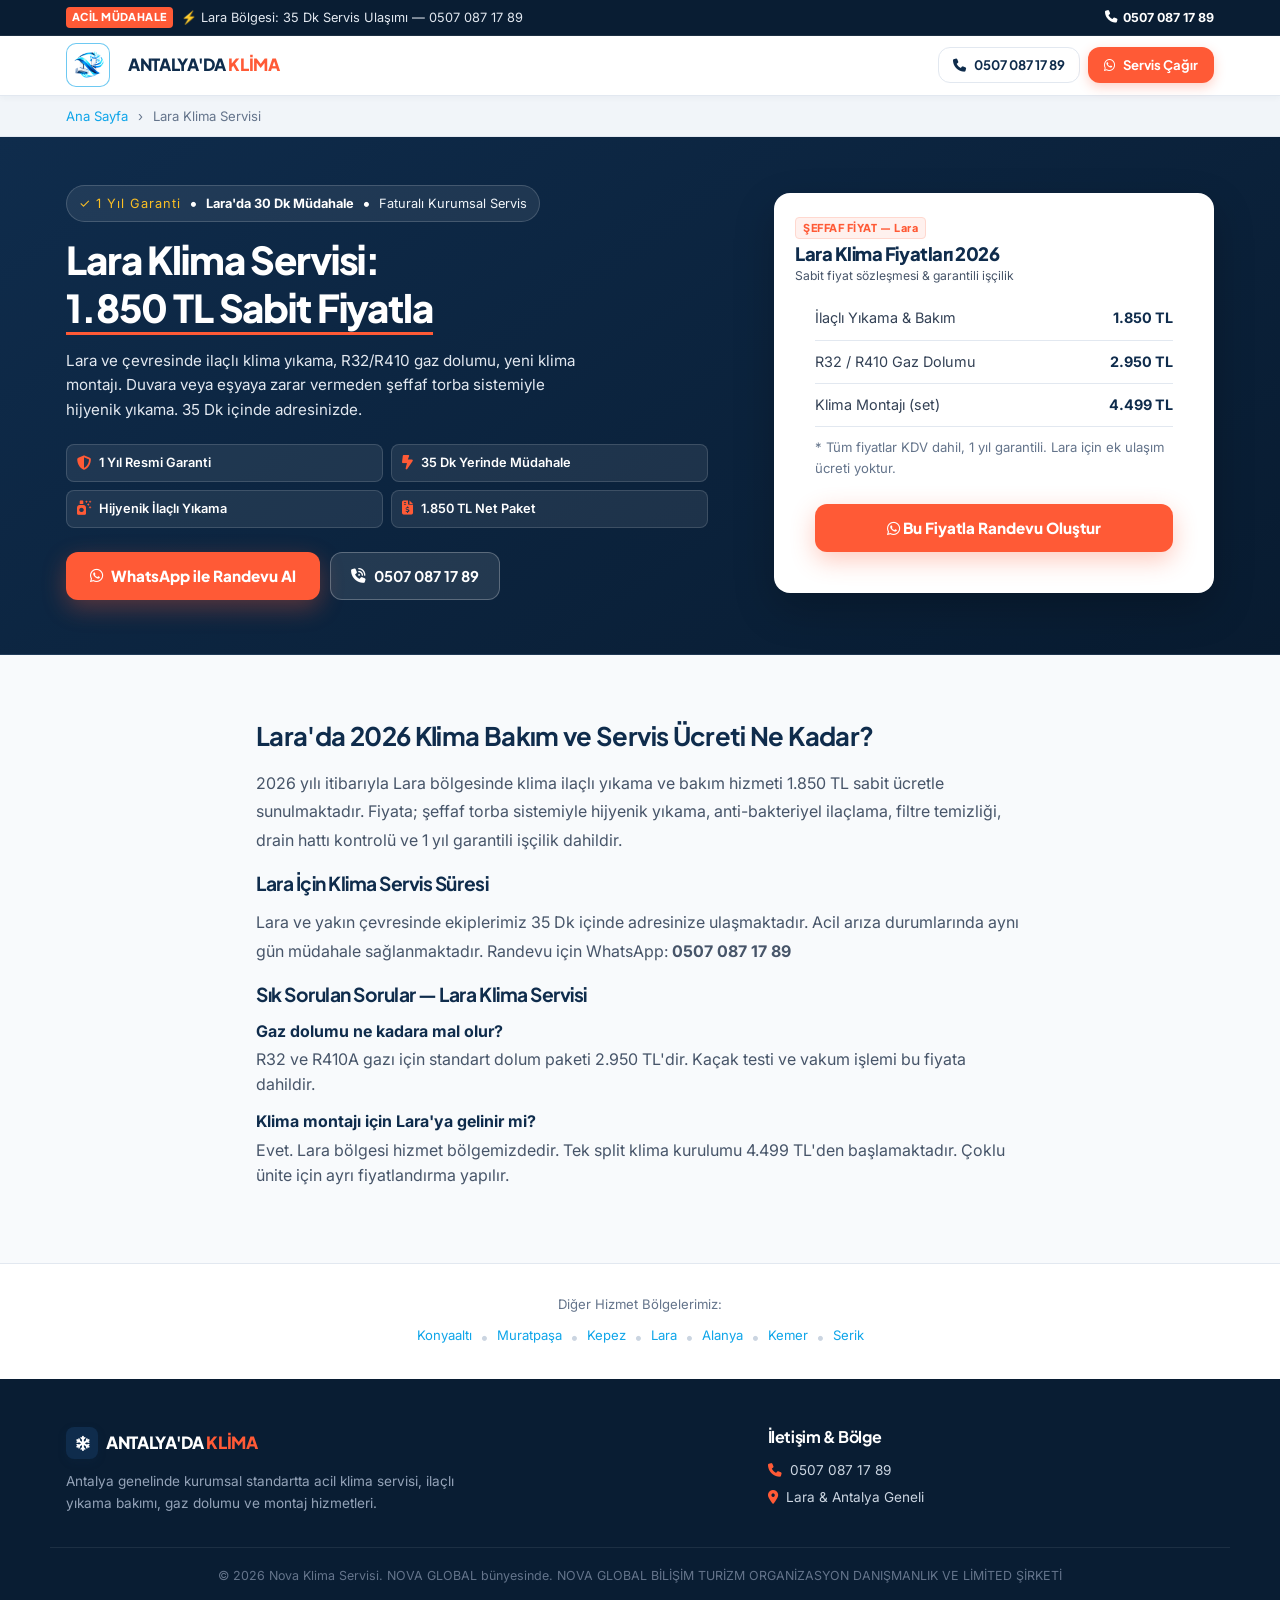
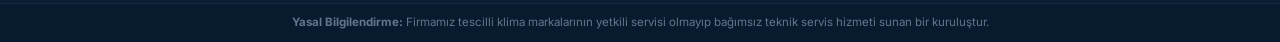
<file: larada-klima-servisi/index.html>
<!DOCTYPE html>
<html lang="tr">
<head>
    <meta charset="UTF-8">
    <meta name="viewport" content="width=device-width, initial-scale=1.0, viewport-fit=cover">
    <title>Lara Klima Servisi | 1.850 TL Sabit Fiyat, İlaçlı Yıkama & Montaj - Nova Klima</title>
    <meta name="description" content="Lara klima servisi: 1.850 TL sabit fiyatlı ilaçlı yıkama, R32/R410 orijinal gaz dolumu, montaj ve 1 yıl garantili servis. 35 Dk müdahale.">
    <meta name="robots" content="index, follow, max-image-preview:large, max-snippet:-1, max-video-preview:-1">
    <link rel="canonical" href="https://www.antalyadaklimaservisi.com.tr/larada-klima-servisi/">
    <meta name="geo.region" content="TR-07">
    <meta name="geo.placename" content="Lara, Antalya">
    <meta name="geo.position" content="36.8572;30.7602">
    <meta name="ICBM" content="36.8572, 30.7602">
    <meta property="og:title" content="Lara Klima Servisi | 1.850 TL Sabit Fiyat">
    <meta property="og:description" content="Lara klima servisi: ilaçlı yıkama, gaz dolumu, montaj. 35 Dk müdahale, 1 yıl garanti.">
    <meta property="og:url" content="https://www.antalyadaklimaservisi.com.tr/larada-klima-servisi/">
    <meta property="og:type" content="website">
    <meta property="og:locale" content="tr_TR">
    <meta name="twitter:card" content="summary">
    <!-- Google tag -->
    <script async src="https://www.googletagmanager.com/gtag/js?id=G-EZXXYB2KNB"></script>
    <script>
      window.dataLayer = window.dataLayer || [];
      function gtag(){dataLayer.push(arguments);}
      gtag('js', new Date());
      gtag('config', 'G-EZXXYB2KNB');
    </script>
    <link rel="preconnect" href="https://fonts.googleapis.com">
    <link rel="preconnect" href="https://fonts.gstatic.com" crossorigin>
    <link href="https://fonts.googleapis.com/css2?family=IBM+Plex+Mono:wght@600;700&family=Inter:wght@400;500;600&family=Plus+Jakarta+Sans:wght@600;700;800&display=swap" rel="stylesheet">
    <link rel="stylesheet" href="https://cdnjs.cloudflare.com/ajax/libs/font-awesome/6.5.1/css/all.min.css">
    <link rel="icon" type="image/png" href="../images/logo.png">
    <link rel="stylesheet" href="../style.css">
    <script type="application/ld+json">
    {
      "@context": "https://schema.org",
      "@graph": [
        {
          "@type": "HVACBusiness",
          "@id": "https://www.antalyadaklimaservisi.com.tr/#business",
          "name": "Lara Klima Servisi — Nova Klima",
          "url": "https://www.antalyadaklimaservisi.com.tr/larada-klima-servisi/",
          "telephone": "+905070871789",
          "priceRange": "₺₺",
          "address": {
            "@type": "PostalAddress",
            "streetAddress": "Kültür Mahallesi 3856 Sokak No:2 D:1",
            "addressLocality": "Kepez",
            "addressRegion": "Antalya",
            "postalCode": "07070",
            "addressCountry": "TR"
          },
          "areaServed": "Lara, Antalya",
          "openingHoursSpecification": {
            "@type": "OpeningHoursSpecification",
            "dayOfWeek": ["Monday","Tuesday","Wednesday","Thursday","Friday","Saturday","Sunday"],
            "opens": "08:00",
            "closes": "23:00"
          },
          "parentOrganization": {
            "@type": "Organization",
            "@id": "https://novadigital.com.tr/#organization",
            "name": "NOVA GLOBAL",
            "legalName": "NOVA GLOBAL BİLİŞİM TURİZM ORGANİZASYON DANIŞMANLIK VE LİMİTED ŞİRKETİ",
            "url": "https://novadigital.com.tr"
          }
        },
        {
          "@type": "Service",
          "name": "Lara Klima Servisi",
          "provider": {"@id": "https://www.antalyadaklimaservisi.com.tr/#business"},
          "serviceType": "Klima Bakım, Yıkama, Gaz Dolumu ve Montaj",
          "areaServed": "Lara, Antalya",
          "offers": [
            {"@type": "Offer", "name": "İlaçlı Yıkama & Bakım", "price": "1850", "priceCurrency": "TRY"},
            {"@type": "Offer", "name": "R32/R410 Gaz Dolumu", "price": "2950", "priceCurrency": "TRY"},
            {"@type": "Offer", "name": "Klima Montajı", "price": "4499", "priceCurrency": "TRY"}
          ]
        },
        {
          "@type": "BreadcrumbList",
          "itemListElement": [
            {"@type": "ListItem", "position": 1, "name": "Ana Sayfa", "item": "https://www.antalyadaklimaservisi.com.tr/"},
            {"@type": "ListItem", "position": 2, "name": "Lara Klima Servisi", "item": "https://www.antalyadaklimaservisi.com.tr/larada-klima-servisi/"}
          ]
        }
      ]
    }
    </script>
</head>
<body>
    <!-- ANNOUNCEMENT -->
    <div class="top-announcement">
        <div class="container top-flex">
            <div class="notice-item">
                <span class="notice-badge">ACİL MÜDAHALE</span>
                <span class="announce-txt">⚡ Lara Bölgesi: 35 Dk Servis Ulaşımı — 0507 087 17 89</span>
            </div>
            <div class="notice-phone">
                <a href="tel:05070871789" class="phone-link"><i class="fa-solid fa-phone"></i> 0507 087 17 89</a>
            </div>
        </div>
    </div>

    <!-- HEADER -->
    <header class="site-header">
        <div class="container header-flex">
            <a href="/" class="brand-box">
                <img src="../images/logo.png" alt="Nova Klima Logo" class="brand-logo-img" style="width:44px;height:44px;border-radius:10px;object-fit:contain;background:#fff;padding:2px;border:1.5px solid rgba(14,165,233,0.6);margin-right:10px;">
                <span class="brand-name">ANTALYA'DA <span class="brand-accent">KLİMA</span></span>
            </a>
            <div class="header-actions">
                <a href="tel:05070871789" class="btn btn-outline-nav"><i class="fa-solid fa-phone"></i> 0507 087 17 89</a>
                <a href="https://wa.me/905070871789?text=Merhaba%2C+Lara+i%C3%A7in+klima+servis+randevusu+almak+istiyorum." target="_blank" class="btn btn-primary-nav"><i class="fa-brands fa-whatsapp"></i> Servis Çağır</a>
            </div>
        </div>
    </header>

    <!-- BREADCRUMB -->
    <div style="background:#F1F5F9;border-bottom:1px solid #E2E8F0;padding:10px 0;font-size:0.82rem;color:#64748B;">
        <div class="container">
            <a href="/" style="color:#0EA5E9;text-decoration:none;">Ana Sayfa</a>
            <span style="margin:0 6px;">›</span>
            <span>Lara Klima Servisi</span>
        </div>
    </div>

    <!-- HERO -->
    <section class="hero-clean">
        <div class="container hero-grid">
            <div class="hero-left">
                <div class="trust-score-pill">
                    <span class="stars">✓ 1 Yıl Garanti</span>
                    <span class="pill-dot">•</span>
                    <span class="score-text"><strong>Lara'da 30 Dk Müdahale</strong></span>
                    <span class="pill-dot">•</span>
                    <span class="score-text">Faturalı Kurumsal Servis</span>
                </div>
                <h1 class="hero-h1">Lara Klima Servisi: <span class="hero-accent">1.850 TL Sabit Fiyatla</span></h1>
                <p class="hero-desc">Lara ve çevresinde ilaçlı klima yıkama, R32/R410 gaz dolumu, yeni klima montajı. Duvara veya eşyaya zarar vermeden şeffaf torba sistemiyle hijyenik yıkama. 35 Dk içinde adresinizde.</p>
                <div class="proof-chips-row">
                    <div class="proof-chip-item"><i class="fa-solid fa-shield-halved"></i><span>1 Yıl Resmi Garanti</span></div>
                    <div class="proof-chip-item"><i class="fa-solid fa-bolt-lightning"></i><span>35 Dk Yerinde Müdahale</span></div>
                    <div class="proof-chip-item"><i class="fa-solid fa-spray-can-sparkles"></i><span>Hijyenik İlaçlı Yıkama</span></div>
                    <div class="proof-chip-item"><i class="fa-solid fa-file-invoice-dollar"></i><span>1.850 TL Net Paket</span></div>
                </div>
                <div class="hero-cta-group">
                    <a href="https://wa.me/905070871789?text=Merhaba%2C+Lara+klima+servis+randevusu+istiyorum." target="_blank" class="btn btn-hero-primary"><i class="fa-brands fa-whatsapp"></i> WhatsApp ile Randevu Al</a>
                    <a href="tel:05070871789" class="btn btn-hero-secondary"><i class="fa-solid fa-phone-volume"></i> 0507 087 17 89</a>
                </div>
            </div>
            <!-- PRICE CARD -->
            <div class="hero-calc-wrapper">
                <div class="calc-top">
                    <span class="calc-tag">ŞEFFAF FİYAT — Lara</span>
                    <h3>Lara Klima Fiyatları 2026</h3>
                    <p class="calc-sub">Sabit fiyat sözleşmesi & garantili işçilik</p>
                </div>
                <div style="padding:0 20px 20px;">
                    <table style="width:100%;border-collapse:collapse;font-size:0.9rem;">
                        <tr style="border-bottom:1px solid #E2E8F0;">
                            <td style="padding:10px 0;color:#334155;">İlaçlı Yıkama & Bakım</td>
                            <td style="padding:10px 0;font-weight:700;color:#0F2C4C;text-align:right;">1.850 TL</td>
                        </tr>
                        <tr style="border-bottom:1px solid #E2E8F0;">
                            <td style="padding:10px 0;color:#334155;">R32 / R410 Gaz Dolumu</td>
                            <td style="padding:10px 0;font-weight:700;color:#0F2C4C;text-align:right;">2.950 TL</td>
                        </tr>
                        <tr style="border-bottom:1px solid #E2E8F0;">
                            <td style="padding:10px 0;color:#334155;">Klima Montajı (set)</td>
                            <td style="padding:10px 0;font-weight:700;color:#0F2C4C;text-align:right;">4.499 TL</td>
                        </tr>
                        <tr>
                            <td style="padding:10px 0;color:#64748B;font-size:0.82rem;" colspan="2">* Tüm fiyatlar KDV dahil, 1 yıl garantili. Lara için ek ulaşım ücreti yoktur.</td>
                        </tr>
                    </table>
                    <a href="https://wa.me/905070871789?text=Merhaba%2C+Lara+klima+randevusu+almak+istiyorum." target="_blank" class="btn btn-hero-primary btn-block" style="margin-top:16px;display:block;text-align:center;"><i class="fa-brands fa-whatsapp"></i> Bu Fiyatla Randevu Oluştur</a>
                </div>
            </div>
        </div>
    </section>

    <!-- SEO CONTENT SECTION -->
    <section class="section" style="background:#F8FAFC;">
        <div class="container" style="max-width:800px;margin:0 auto;">
            <h2 style="font-size:1.6rem;color:#0F2C4C;margin-bottom:16px;">Lara'da 2026 Klima Bakım ve Servis Ücreti Ne Kadar?</h2>
            <p style="color:#475569;line-height:1.8;margin-bottom:16px;">2026 yılı itibarıyla Lara bölgesinde klima ilaçlı yıkama ve bakım hizmeti 1.850 TL sabit ücretle sunulmaktadır. Fiyata; şeffaf torba sistemiyle hijyenik yıkama, anti-bakteriyel ilaçlama, filtre temizliği, drain hattı kontrolü ve 1 yıl garantili işçilik dahildir.</p>
            <h3 style="font-size:1.2rem;color:#0F2C4C;margin-bottom:12px;">Lara İçin Klima Servis Süresi</h3>
            <p style="color:#475569;line-height:1.8;margin-bottom:16px;">Lara ve yakın çevresinde ekiplerimiz 35 Dk içinde adresinize ulaşmaktadır. Acil arıza durumlarında aynı gün müdahale sağlanmaktadır. Randevu için WhatsApp: <strong>0507 087 17 89</strong></p>
            <h3 style="font-size:1.2rem;color:#0F2C4C;margin-bottom:12px;">Sık Sorulan Sorular — Lara Klima Servisi</h3>
            <div style="margin-bottom:12px;"><strong style="color:#0F2C4C;">Gaz dolumu ne kadara mal olur?</strong><p style="color:#475569;margin-top:4px;">R32 ve R410A gazı için standart dolum paketi 2.950 TL'dir. Kaçak testi ve vakum işlemi bu fiyata dahildir.</p></div>
            <div style="margin-bottom:12px;"><strong style="color:#0F2C4C;">Klima montajı için Lara'ya gelinir mi?</strong><p style="color:#475569;margin-top:4px;">Evet. Lara bölgesi hizmet bölgemizdedir. Tek split klima kurulumu 4.499 TL'den başlamaktadır. Çoklu ünite için ayrı fiyatlandırma yapılır.</p></div>
        </div>
    </section>

    <!-- HİZMET BÖLGELERİ FOOTER LINKS -->
    <section class="section" style="background:#fff;padding:30px 0;border-top:1px solid #E2E8F0;">
        <div class="container">
            <p style="font-size:0.82rem;color:#64748B;text-align:center;margin-bottom:10px;">Diğer Hizmet Bölgelerimiz:</p>
            <div style="display:flex;flex-wrap:wrap;gap:8px;justify-content:center;">
                <a href="/konyaaltinda-klima-servisi/" style="font-size:0.82rem;color:#0EA5E9;text-decoration:none;">Konyaaltı</a>
                <span style="color:#CBD5E1;">•</span>
                <a href="/muratpasada-klima-servisi/" style="font-size:0.82rem;color:#0EA5E9;text-decoration:none;">Muratpaşa</a>
                <span style="color:#CBD5E1;">•</span>
                <a href="/kepezde-klima-servisi/" style="font-size:0.82rem;color:#0EA5E9;text-decoration:none;">Kepez</a>
                <span style="color:#CBD5E1;">•</span>
                <a href="/larada-klima-servisi/" style="font-size:0.82rem;color:#0EA5E9;text-decoration:none;">Lara</a>
                <span style="color:#CBD5E1;">•</span>
                <a href="/alanyada-klima-servisi/" style="font-size:0.82rem;color:#0EA5E9;text-decoration:none;">Alanya</a>
                <span style="color:#CBD5E1;">•</span>
                <a href="/kemerde-klima-servisi/" style="font-size:0.82rem;color:#0EA5E9;text-decoration:none;">Kemer</a>
                <span style="color:#CBD5E1;">•</span>
                <a href="/serikte-klima-servisi/" style="font-size:0.82rem;color:#0EA5E9;text-decoration:none;">Serik</a>
            </div>
        </div>
    </section>

    <!-- FOOTER -->
    <footer class="site-footer">
        <div class="container footer-grid">
            <div>
                <div class="brand-box" style="margin-bottom:12px;">
                    <div class="brand-symbol"><i class="fa-solid fa-snowflake"></i></div>
                    <span class="brand-name" style="color:white;">ANTALYA'DA <span class="brand-accent">KLİMA</span></span>
                </div>
                <p class="footer-desc">Antalya genelinde kurumsal standartta acil klima servisi, ilaçlı yıkama bakımı, gaz dolumu ve montaj hizmetleri.</p>
            </div>
            <div>
                <h4 class="footer-heading">İletişim & Bölge</h4>
                <p class="footer-contact-item"><i class="fa-solid fa-phone"></i> 0507 087 17 89</p>
                <p class="footer-contact-item"><i class="fa-solid fa-location-dot"></i> Lara & Antalya Geneli</p>
            </div>
        </div>
        <div class="footer-copy">
            <div class="container text-center">
                <p>© 2026 Nova Klima Servisi. NOVA GLOBAL bünyesinde. NOVA GLOBAL BİLİŞİM TURİZM ORGANİZASYON DANIŞMANLIK VE LİMİTED ŞİRKETİ</p>
            </div>
        </div>
        <div style="background:#081B2E;color:#64748B;font-size:0.72rem;text-align:center;padding:10px 14px;border-top:1px solid rgba(255,255,255,0.06);">
            <div class="container"><strong>Yasal Bilgilendirme:</strong> Firmamız tescilli klima markalarının yetkili servisi olmayıp bağımsız teknik servis hizmeti sunan bir kuruluştur.</div>
        </div>
    </footer>

    <!-- MOBILE STICKY BAR -->
    <div class="mobile-sticky-bar">
        <a href="tel:05070871789" class="sticky-btn btn-call-mobile"><i class="fa-solid fa-phone-volume"></i><span>0507 087 17 89</span></a>
        <a href="https://wa.me/905070871789?text=Merhaba%2C+Lara+klima+randevusu+almak+istiyorum." target="_blank" class="sticky-btn btn-wa-mobile"><i class="fa-brands fa-whatsapp"></i><span>WhatsApp Usta</span></a>
    </div>

    <script src="../app.js"></script>
</body>
</html>
</file>
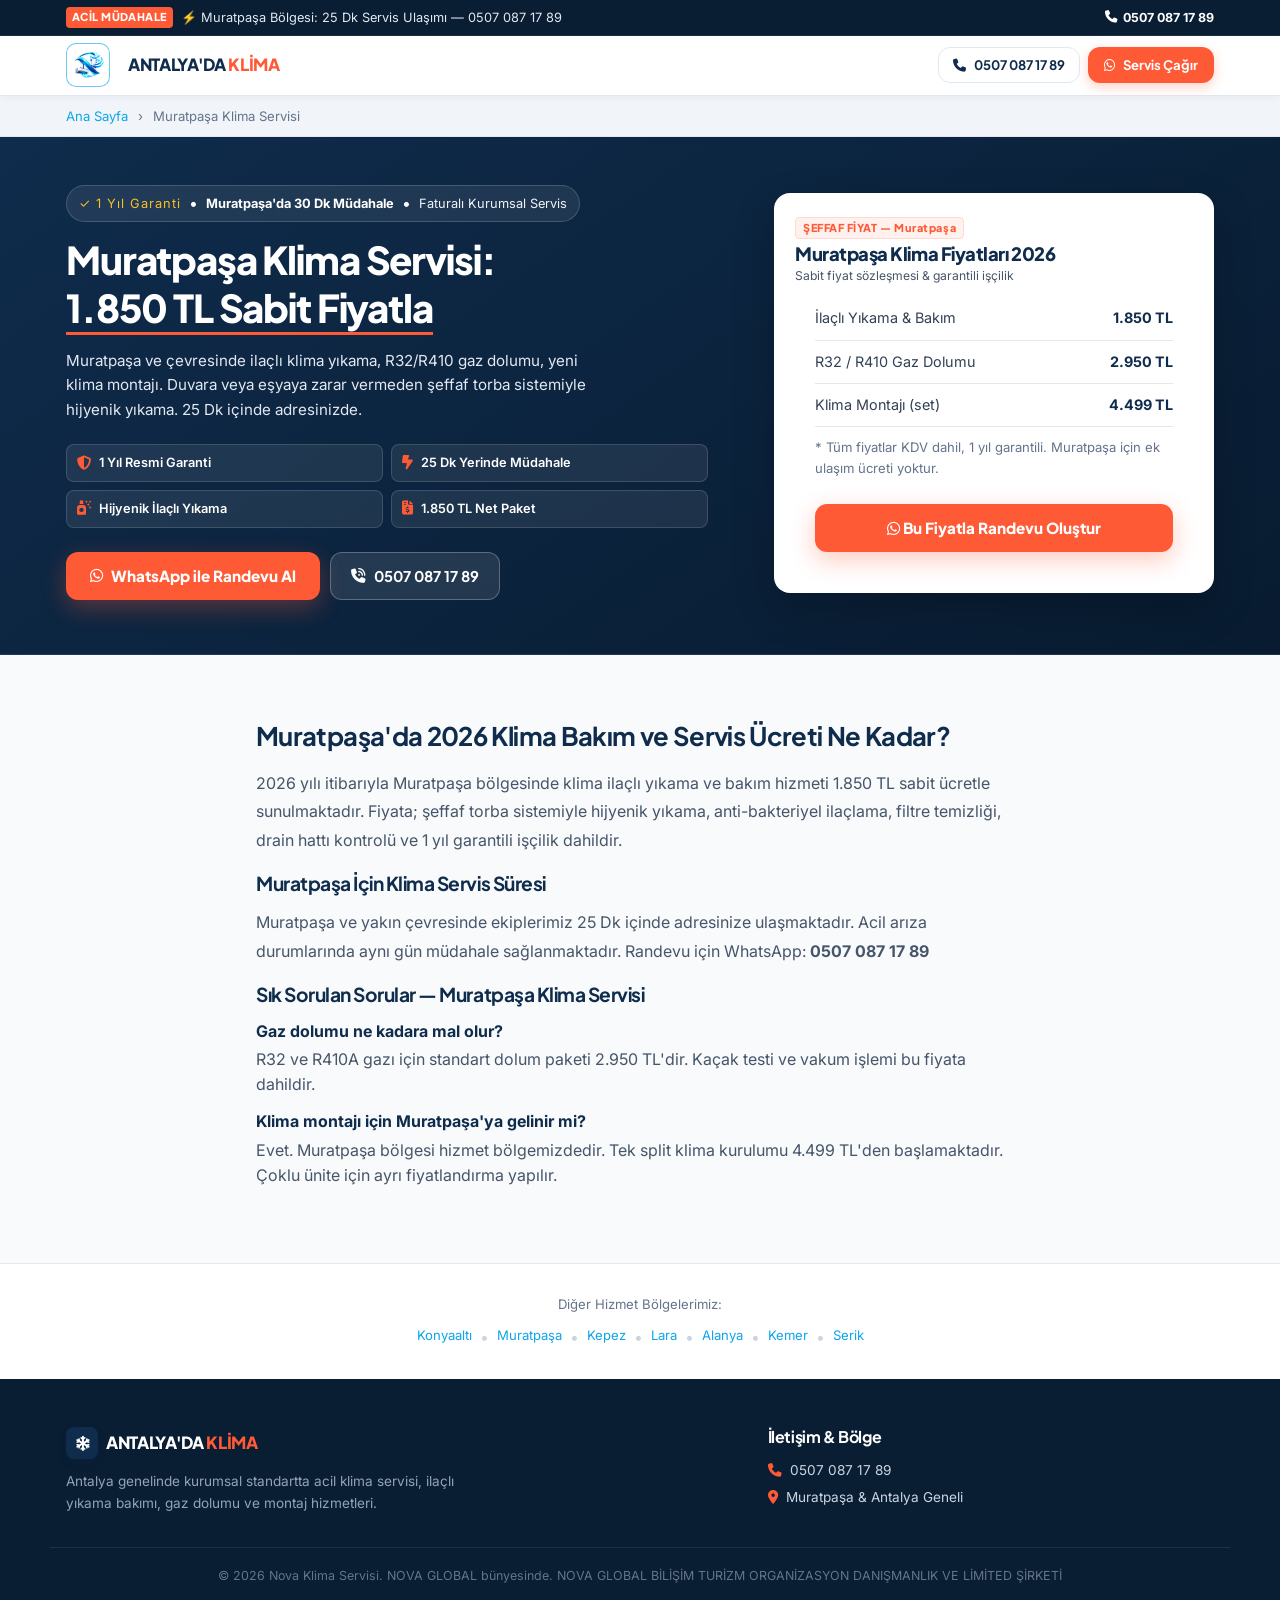
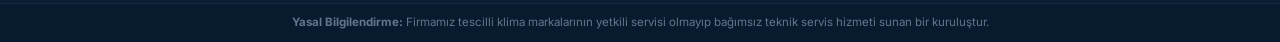
<file: muratpasada-klima-servisi/index.html>
<!DOCTYPE html>
<html lang="tr">
<head>
    <meta charset="UTF-8">
    <meta name="viewport" content="width=device-width, initial-scale=1.0, viewport-fit=cover">
    <title>Muratpaşa Klima Servisi | 1.850 TL Sabit Fiyat, İlaçlı Yıkama & Montaj - Nova Klima</title>
    <meta name="description" content="Muratpaşa klima servisi: 1.850 TL sabit fiyatlı ilaçlı yıkama, R32/R410 orijinal gaz dolumu, montaj ve 1 yıl garantili servis. 25 Dk müdahale.">
    <meta name="robots" content="index, follow, max-image-preview:large, max-snippet:-1, max-video-preview:-1">
    <link rel="canonical" href="https://www.antalyadaklimaservisi.com.tr/muratpasada-klima-servisi/">
    <meta name="geo.region" content="TR-07">
    <meta name="geo.placename" content="Muratpaşa, Antalya">
    <meta name="geo.position" content="36.8969;30.7133">
    <meta name="ICBM" content="36.8969, 30.7133">
    <meta property="og:title" content="Muratpaşa Klima Servisi | 1.850 TL Sabit Fiyat">
    <meta property="og:description" content="Muratpaşa klima servisi: ilaçlı yıkama, gaz dolumu, montaj. 25 Dk müdahale, 1 yıl garanti.">
    <meta property="og:url" content="https://www.antalyadaklimaservisi.com.tr/muratpasada-klima-servisi/">
    <meta property="og:type" content="website">
    <meta property="og:locale" content="tr_TR">
    <meta name="twitter:card" content="summary">
    <!-- Google tag -->
    <script async src="https://www.googletagmanager.com/gtag/js?id=G-EZXXYB2KNB"></script>
    <script>
      window.dataLayer = window.dataLayer || [];
      function gtag(){dataLayer.push(arguments);}
      gtag('js', new Date());
      gtag('config', 'G-EZXXYB2KNB');
    </script>
    <link rel="preconnect" href="https://fonts.googleapis.com">
    <link rel="preconnect" href="https://fonts.gstatic.com" crossorigin>
    <link href="https://fonts.googleapis.com/css2?family=IBM+Plex+Mono:wght@600;700&family=Inter:wght@400;500;600&family=Plus+Jakarta+Sans:wght@600;700;800&display=swap" rel="stylesheet">
    <link rel="stylesheet" href="https://cdnjs.cloudflare.com/ajax/libs/font-awesome/6.5.1/css/all.min.css">
    <link rel="icon" type="image/png" href="../images/logo.png">
    <link rel="stylesheet" href="../style.css">
    <script type="application/ld+json">
    {
      "@context": "https://schema.org",
      "@graph": [
        {
          "@type": "HVACBusiness",
          "@id": "https://www.antalyadaklimaservisi.com.tr/#business",
          "name": "Muratpaşa Klima Servisi — Nova Klima",
          "url": "https://www.antalyadaklimaservisi.com.tr/muratpasada-klima-servisi/",
          "telephone": "+905070871789",
          "priceRange": "₺₺",
          "address": {
            "@type": "PostalAddress",
            "streetAddress": "Kültür Mahallesi 3856 Sokak No:2 D:1",
            "addressLocality": "Kepez",
            "addressRegion": "Antalya",
            "postalCode": "07070",
            "addressCountry": "TR"
          },
          "areaServed": "Muratpaşa, Antalya",
          "openingHoursSpecification": {
            "@type": "OpeningHoursSpecification",
            "dayOfWeek": ["Monday","Tuesday","Wednesday","Thursday","Friday","Saturday","Sunday"],
            "opens": "08:00",
            "closes": "23:00"
          },
          "parentOrganization": {
            "@type": "Organization",
            "@id": "https://novadigital.com.tr/#organization",
            "name": "NOVA GLOBAL",
            "legalName": "NOVA GLOBAL BİLİŞİM TURİZM ORGANİZASYON DANIŞMANLIK VE LİMİTED ŞİRKETİ",
            "url": "https://novadigital.com.tr"
          }
        },
        {
          "@type": "Service",
          "name": "Muratpaşa Klima Servisi",
          "provider": {"@id": "https://www.antalyadaklimaservisi.com.tr/#business"},
          "serviceType": "Klima Bakım, Yıkama, Gaz Dolumu ve Montaj",
          "areaServed": "Muratpaşa, Antalya",
          "offers": [
            {"@type": "Offer", "name": "İlaçlı Yıkama & Bakım", "price": "1850", "priceCurrency": "TRY"},
            {"@type": "Offer", "name": "R32/R410 Gaz Dolumu", "price": "2950", "priceCurrency": "TRY"},
            {"@type": "Offer", "name": "Klima Montajı", "price": "4499", "priceCurrency": "TRY"}
          ]
        },
        {
          "@type": "BreadcrumbList",
          "itemListElement": [
            {"@type": "ListItem", "position": 1, "name": "Ana Sayfa", "item": "https://www.antalyadaklimaservisi.com.tr/"},
            {"@type": "ListItem", "position": 2, "name": "Muratpaşa Klima Servisi", "item": "https://www.antalyadaklimaservisi.com.tr/muratpasada-klima-servisi/"}
          ]
        }
      ]
    }
    </script>
</head>
<body>
    <!-- ANNOUNCEMENT -->
    <div class="top-announcement">
        <div class="container top-flex">
            <div class="notice-item">
                <span class="notice-badge">ACİL MÜDAHALE</span>
                <span class="announce-txt">⚡ Muratpaşa Bölgesi: 25 Dk Servis Ulaşımı — 0507 087 17 89</span>
            </div>
            <div class="notice-phone">
                <a href="tel:05070871789" class="phone-link"><i class="fa-solid fa-phone"></i> 0507 087 17 89</a>
            </div>
        </div>
    </div>

    <!-- HEADER -->
    <header class="site-header">
        <div class="container header-flex">
            <a href="/" class="brand-box">
                <img src="../images/logo.png" alt="Nova Klima Logo" class="brand-logo-img" style="width:44px;height:44px;border-radius:10px;object-fit:contain;background:#fff;padding:2px;border:1.5px solid rgba(14,165,233,0.6);margin-right:10px;">
                <span class="brand-name">ANTALYA'DA <span class="brand-accent">KLİMA</span></span>
            </a>
            <div class="header-actions">
                <a href="tel:05070871789" class="btn btn-outline-nav"><i class="fa-solid fa-phone"></i> 0507 087 17 89</a>
                <a href="https://wa.me/905070871789?text=Merhaba%2C+Muratpa%C5%9Fa+i%C3%A7in+klima+servis+randevusu+almak+istiyorum." target="_blank" class="btn btn-primary-nav"><i class="fa-brands fa-whatsapp"></i> Servis Çağır</a>
            </div>
        </div>
    </header>

    <!-- BREADCRUMB -->
    <div style="background:#F1F5F9;border-bottom:1px solid #E2E8F0;padding:10px 0;font-size:0.82rem;color:#64748B;">
        <div class="container">
            <a href="/" style="color:#0EA5E9;text-decoration:none;">Ana Sayfa</a>
            <span style="margin:0 6px;">›</span>
            <span>Muratpaşa Klima Servisi</span>
        </div>
    </div>

    <!-- HERO -->
    <section class="hero-clean">
        <div class="container hero-grid">
            <div class="hero-left">
                <div class="trust-score-pill">
                    <span class="stars">✓ 1 Yıl Garanti</span>
                    <span class="pill-dot">•</span>
                    <span class="score-text"><strong>Muratpaşa'da 30 Dk Müdahale</strong></span>
                    <span class="pill-dot">•</span>
                    <span class="score-text">Faturalı Kurumsal Servis</span>
                </div>
                <h1 class="hero-h1">Muratpaşa Klima Servisi: <span class="hero-accent">1.850 TL Sabit Fiyatla</span></h1>
                <p class="hero-desc">Muratpaşa ve çevresinde ilaçlı klima yıkama, R32/R410 gaz dolumu, yeni klima montajı. Duvara veya eşyaya zarar vermeden şeffaf torba sistemiyle hijyenik yıkama. 25 Dk içinde adresinizde.</p>
                <div class="proof-chips-row">
                    <div class="proof-chip-item"><i class="fa-solid fa-shield-halved"></i><span>1 Yıl Resmi Garanti</span></div>
                    <div class="proof-chip-item"><i class="fa-solid fa-bolt-lightning"></i><span>25 Dk Yerinde Müdahale</span></div>
                    <div class="proof-chip-item"><i class="fa-solid fa-spray-can-sparkles"></i><span>Hijyenik İlaçlı Yıkama</span></div>
                    <div class="proof-chip-item"><i class="fa-solid fa-file-invoice-dollar"></i><span>1.850 TL Net Paket</span></div>
                </div>
                <div class="hero-cta-group">
                    <a href="https://wa.me/905070871789?text=Merhaba%2C+Muratpa%C5%9Fa+klima+servis+randevusu+istiyorum." target="_blank" class="btn btn-hero-primary"><i class="fa-brands fa-whatsapp"></i> WhatsApp ile Randevu Al</a>
                    <a href="tel:05070871789" class="btn btn-hero-secondary"><i class="fa-solid fa-phone-volume"></i> 0507 087 17 89</a>
                </div>
            </div>
            <!-- PRICE CARD -->
            <div class="hero-calc-wrapper">
                <div class="calc-top">
                    <span class="calc-tag">ŞEFFAF FİYAT — Muratpaşa</span>
                    <h3>Muratpaşa Klima Fiyatları 2026</h3>
                    <p class="calc-sub">Sabit fiyat sözleşmesi & garantili işçilik</p>
                </div>
                <div style="padding:0 20px 20px;">
                    <table style="width:100%;border-collapse:collapse;font-size:0.9rem;">
                        <tr style="border-bottom:1px solid #E2E8F0;">
                            <td style="padding:10px 0;color:#334155;">İlaçlı Yıkama & Bakım</td>
                            <td style="padding:10px 0;font-weight:700;color:#0F2C4C;text-align:right;">1.850 TL</td>
                        </tr>
                        <tr style="border-bottom:1px solid #E2E8F0;">
                            <td style="padding:10px 0;color:#334155;">R32 / R410 Gaz Dolumu</td>
                            <td style="padding:10px 0;font-weight:700;color:#0F2C4C;text-align:right;">2.950 TL</td>
                        </tr>
                        <tr style="border-bottom:1px solid #E2E8F0;">
                            <td style="padding:10px 0;color:#334155;">Klima Montajı (set)</td>
                            <td style="padding:10px 0;font-weight:700;color:#0F2C4C;text-align:right;">4.499 TL</td>
                        </tr>
                        <tr>
                            <td style="padding:10px 0;color:#64748B;font-size:0.82rem;" colspan="2">* Tüm fiyatlar KDV dahil, 1 yıl garantili. Muratpaşa için ek ulaşım ücreti yoktur.</td>
                        </tr>
                    </table>
                    <a href="https://wa.me/905070871789?text=Merhaba%2C+Muratpa%C5%9Fa+klima+randevusu+almak+istiyorum." target="_blank" class="btn btn-hero-primary btn-block" style="margin-top:16px;display:block;text-align:center;"><i class="fa-brands fa-whatsapp"></i> Bu Fiyatla Randevu Oluştur</a>
                </div>
            </div>
        </div>
    </section>

    <!-- SEO CONTENT SECTION -->
    <section class="section" style="background:#F8FAFC;">
        <div class="container" style="max-width:800px;margin:0 auto;">
            <h2 style="font-size:1.6rem;color:#0F2C4C;margin-bottom:16px;">Muratpaşa'da 2026 Klima Bakım ve Servis Ücreti Ne Kadar?</h2>
            <p style="color:#475569;line-height:1.8;margin-bottom:16px;">2026 yılı itibarıyla Muratpaşa bölgesinde klima ilaçlı yıkama ve bakım hizmeti 1.850 TL sabit ücretle sunulmaktadır. Fiyata; şeffaf torba sistemiyle hijyenik yıkama, anti-bakteriyel ilaçlama, filtre temizliği, drain hattı kontrolü ve 1 yıl garantili işçilik dahildir.</p>
            <h3 style="font-size:1.2rem;color:#0F2C4C;margin-bottom:12px;">Muratpaşa İçin Klima Servis Süresi</h3>
            <p style="color:#475569;line-height:1.8;margin-bottom:16px;">Muratpaşa ve yakın çevresinde ekiplerimiz 25 Dk içinde adresinize ulaşmaktadır. Acil arıza durumlarında aynı gün müdahale sağlanmaktadır. Randevu için WhatsApp: <strong>0507 087 17 89</strong></p>
            <h3 style="font-size:1.2rem;color:#0F2C4C;margin-bottom:12px;">Sık Sorulan Sorular — Muratpaşa Klima Servisi</h3>
            <div style="margin-bottom:12px;"><strong style="color:#0F2C4C;">Gaz dolumu ne kadara mal olur?</strong><p style="color:#475569;margin-top:4px;">R32 ve R410A gazı için standart dolum paketi 2.950 TL'dir. Kaçak testi ve vakum işlemi bu fiyata dahildir.</p></div>
            <div style="margin-bottom:12px;"><strong style="color:#0F2C4C;">Klima montajı için Muratpaşa'ya gelinir mi?</strong><p style="color:#475569;margin-top:4px;">Evet. Muratpaşa bölgesi hizmet bölgemizdedir. Tek split klima kurulumu 4.499 TL'den başlamaktadır. Çoklu ünite için ayrı fiyatlandırma yapılır.</p></div>
        </div>
    </section>

    <!-- HİZMET BÖLGELERİ FOOTER LINKS -->
    <section class="section" style="background:#fff;padding:30px 0;border-top:1px solid #E2E8F0;">
        <div class="container">
            <p style="font-size:0.82rem;color:#64748B;text-align:center;margin-bottom:10px;">Diğer Hizmet Bölgelerimiz:</p>
            <div style="display:flex;flex-wrap:wrap;gap:8px;justify-content:center;">
                <a href="/konyaaltinda-klima-servisi/" style="font-size:0.82rem;color:#0EA5E9;text-decoration:none;">Konyaaltı</a>
                <span style="color:#CBD5E1;">•</span>
                <a href="/muratpasada-klima-servisi/" style="font-size:0.82rem;color:#0EA5E9;text-decoration:none;">Muratpaşa</a>
                <span style="color:#CBD5E1;">•</span>
                <a href="/kepezde-klima-servisi/" style="font-size:0.82rem;color:#0EA5E9;text-decoration:none;">Kepez</a>
                <span style="color:#CBD5E1;">•</span>
                <a href="/larada-klima-servisi/" style="font-size:0.82rem;color:#0EA5E9;text-decoration:none;">Lara</a>
                <span style="color:#CBD5E1;">•</span>
                <a href="/alanyada-klima-servisi/" style="font-size:0.82rem;color:#0EA5E9;text-decoration:none;">Alanya</a>
                <span style="color:#CBD5E1;">•</span>
                <a href="/kemerde-klima-servisi/" style="font-size:0.82rem;color:#0EA5E9;text-decoration:none;">Kemer</a>
                <span style="color:#CBD5E1;">•</span>
                <a href="/serikte-klima-servisi/" style="font-size:0.82rem;color:#0EA5E9;text-decoration:none;">Serik</a>
            </div>
        </div>
    </section>

    <!-- FOOTER -->
    <footer class="site-footer">
        <div class="container footer-grid">
            <div>
                <div class="brand-box" style="margin-bottom:12px;">
                    <div class="brand-symbol"><i class="fa-solid fa-snowflake"></i></div>
                    <span class="brand-name" style="color:white;">ANTALYA'DA <span class="brand-accent">KLİMA</span></span>
                </div>
                <p class="footer-desc">Antalya genelinde kurumsal standartta acil klima servisi, ilaçlı yıkama bakımı, gaz dolumu ve montaj hizmetleri.</p>
            </div>
            <div>
                <h4 class="footer-heading">İletişim & Bölge</h4>
                <p class="footer-contact-item"><i class="fa-solid fa-phone"></i> 0507 087 17 89</p>
                <p class="footer-contact-item"><i class="fa-solid fa-location-dot"></i> Muratpaşa & Antalya Geneli</p>
            </div>
        </div>
        <div class="footer-copy">
            <div class="container text-center">
                <p>© 2026 Nova Klima Servisi. NOVA GLOBAL bünyesinde. NOVA GLOBAL BİLİŞİM TURİZM ORGANİZASYON DANIŞMANLIK VE LİMİTED ŞİRKETİ</p>
            </div>
        </div>
        <div style="background:#081B2E;color:#64748B;font-size:0.72rem;text-align:center;padding:10px 14px;border-top:1px solid rgba(255,255,255,0.06);">
            <div class="container"><strong>Yasal Bilgilendirme:</strong> Firmamız tescilli klima markalarının yetkili servisi olmayıp bağımsız teknik servis hizmeti sunan bir kuruluştur.</div>
        </div>
    </footer>

    <!-- MOBILE STICKY BAR -->
    <div class="mobile-sticky-bar">
        <a href="tel:05070871789" class="sticky-btn btn-call-mobile"><i class="fa-solid fa-phone-volume"></i><span>0507 087 17 89</span></a>
        <a href="https://wa.me/905070871789?text=Merhaba%2C+Muratpa%C5%9Fa+klima+randevusu+almak+istiyorum." target="_blank" class="sticky-btn btn-wa-mobile"><i class="fa-brands fa-whatsapp"></i><span>WhatsApp Usta</span></a>
    </div>

    <script src="../app.js"></script>
</body>
</html>
</file>
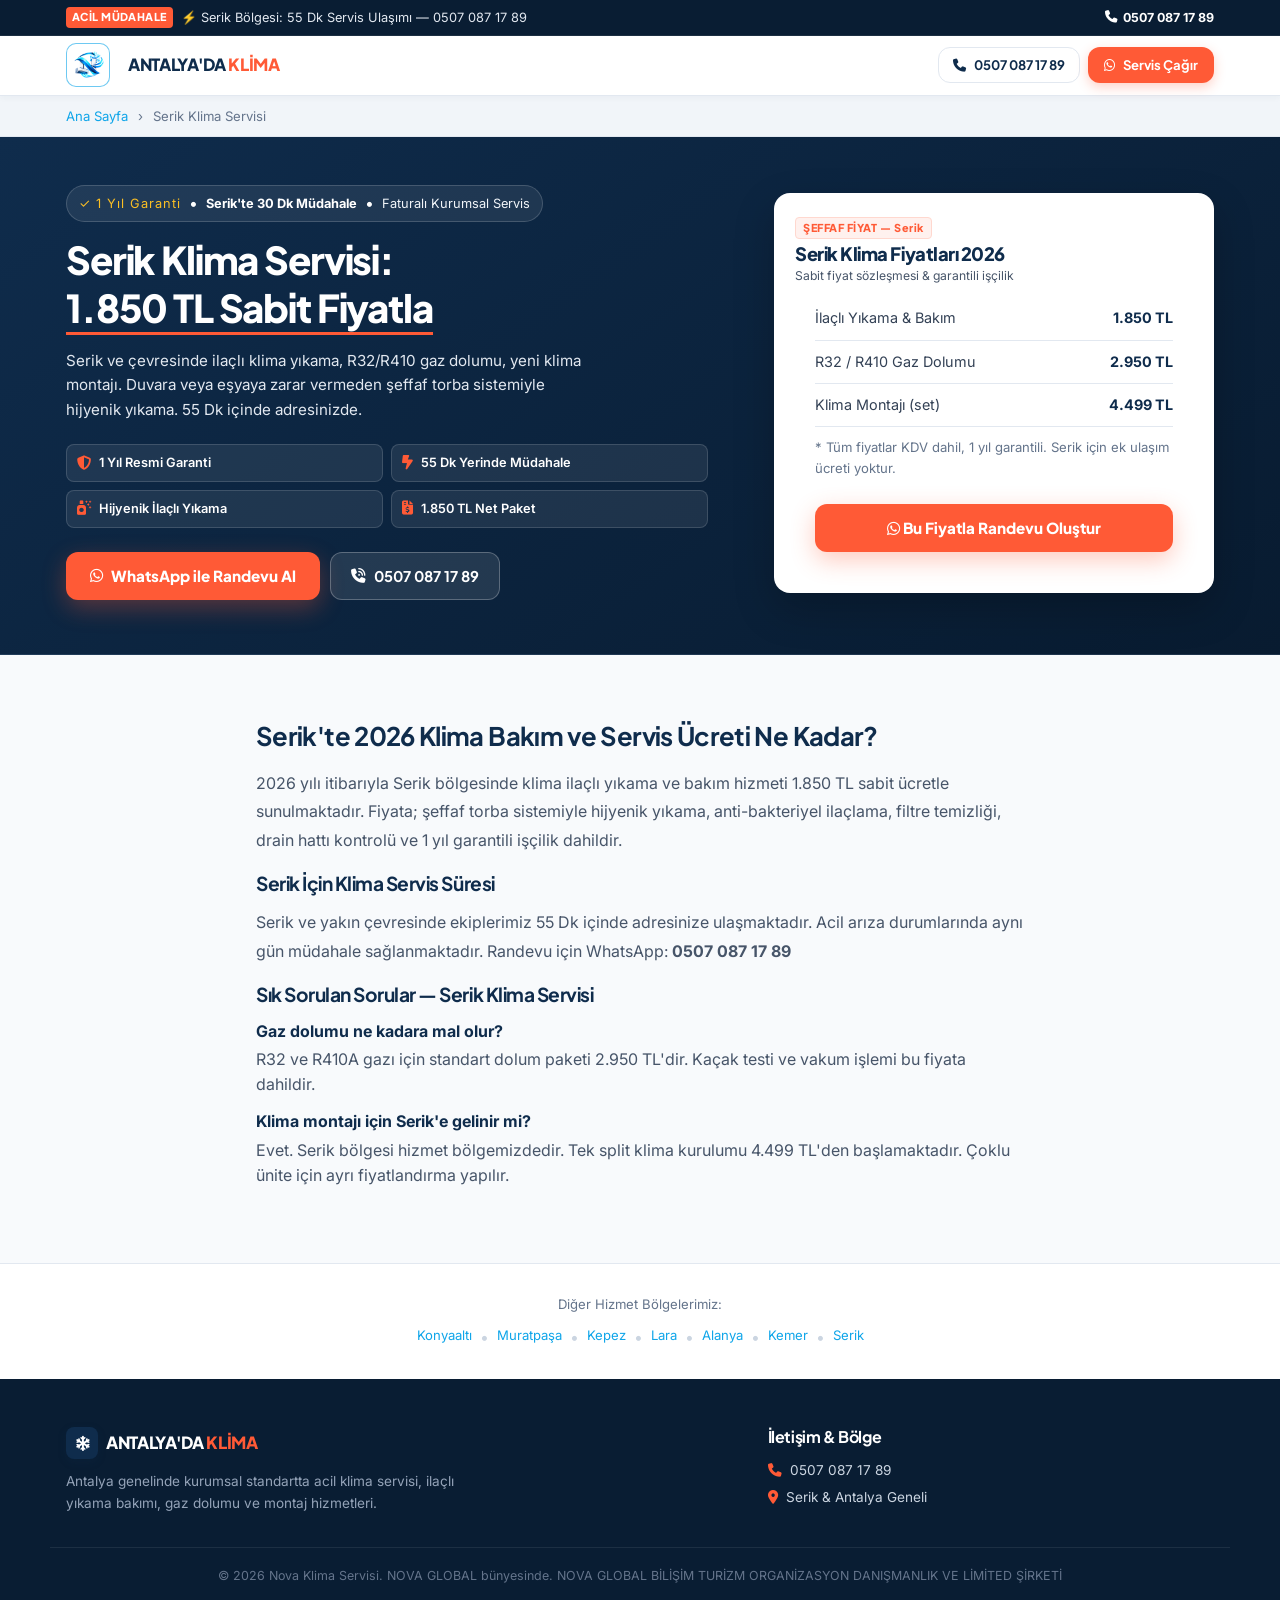
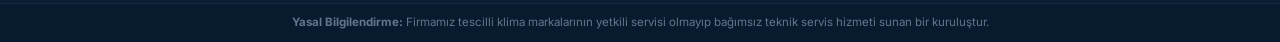
<file: serikte-klima-servisi/index.html>
<!DOCTYPE html>
<html lang="tr">
<head>
    <meta charset="UTF-8">
    <meta name="viewport" content="width=device-width, initial-scale=1.0, viewport-fit=cover">
    <title>Serik Klima Servisi | 1.850 TL Sabit Fiyat, İlaçlı Yıkama & Montaj - Nova Klima</title>
    <meta name="description" content="Serik klima servisi: 1.850 TL sabit fiyatlı ilaçlı yıkama, R32/R410 orijinal gaz dolumu, montaj ve 1 yıl garantili servis. 55 Dk müdahale.">
    <meta name="robots" content="index, follow, max-image-preview:large, max-snippet:-1, max-video-preview:-1">
    <link rel="canonical" href="https://www.antalyadaklimaservisi.com.tr/serikte-klima-servisi/">
    <meta name="geo.region" content="TR-07">
    <meta name="geo.placename" content="Serik, Antalya">
    <meta name="geo.position" content="36.9161;31.1017">
    <meta name="ICBM" content="36.9161, 31.1017">
    <meta property="og:title" content="Serik Klima Servisi | 1.850 TL Sabit Fiyat">
    <meta property="og:description" content="Serik klima servisi: ilaçlı yıkama, gaz dolumu, montaj. 55 Dk müdahale, 1 yıl garanti.">
    <meta property="og:url" content="https://www.antalyadaklimaservisi.com.tr/serikte-klima-servisi/">
    <meta property="og:type" content="website">
    <meta property="og:locale" content="tr_TR">
    <meta name="twitter:card" content="summary">
    <!-- Google tag -->
    <script async src="https://www.googletagmanager.com/gtag/js?id=G-EZXXYB2KNB"></script>
    <script>
      window.dataLayer = window.dataLayer || [];
      function gtag(){dataLayer.push(arguments);}
      gtag('js', new Date());
      gtag('config', 'G-EZXXYB2KNB');
    </script>
    <link rel="preconnect" href="https://fonts.googleapis.com">
    <link rel="preconnect" href="https://fonts.gstatic.com" crossorigin>
    <link href="https://fonts.googleapis.com/css2?family=IBM+Plex+Mono:wght@600;700&family=Inter:wght@400;500;600&family=Plus+Jakarta+Sans:wght@600;700;800&display=swap" rel="stylesheet">
    <link rel="stylesheet" href="https://cdnjs.cloudflare.com/ajax/libs/font-awesome/6.5.1/css/all.min.css">
    <link rel="icon" type="image/png" href="../images/logo.png">
    <link rel="stylesheet" href="../style.css">
    <script type="application/ld+json">
    {
      "@context": "https://schema.org",
      "@graph": [
        {
          "@type": "HVACBusiness",
          "@id": "https://www.antalyadaklimaservisi.com.tr/#business",
          "name": "Serik Klima Servisi — Nova Klima",
          "url": "https://www.antalyadaklimaservisi.com.tr/serikte-klima-servisi/",
          "telephone": "+905070871789",
          "priceRange": "₺₺",
          "address": {
            "@type": "PostalAddress",
            "streetAddress": "Kültür Mahallesi 3856 Sokak No:2 D:1",
            "addressLocality": "Kepez",
            "addressRegion": "Antalya",
            "postalCode": "07070",
            "addressCountry": "TR"
          },
          "areaServed": "Serik, Antalya",
          "openingHoursSpecification": {
            "@type": "OpeningHoursSpecification",
            "dayOfWeek": ["Monday","Tuesday","Wednesday","Thursday","Friday","Saturday","Sunday"],
            "opens": "08:00",
            "closes": "23:00"
          },
          "parentOrganization": {
            "@type": "Organization",
            "@id": "https://novadigital.com.tr/#organization",
            "name": "NOVA GLOBAL",
            "legalName": "NOVA GLOBAL BİLİŞİM TURİZM ORGANİZASYON DANIŞMANLIK VE LİMİTED ŞİRKETİ",
            "url": "https://novadigital.com.tr"
          }
        },
        {
          "@type": "Service",
          "name": "Serik Klima Servisi",
          "provider": {"@id": "https://www.antalyadaklimaservisi.com.tr/#business"},
          "serviceType": "Klima Bakım, Yıkama, Gaz Dolumu ve Montaj",
          "areaServed": "Serik, Antalya",
          "offers": [
            {"@type": "Offer", "name": "İlaçlı Yıkama & Bakım", "price": "1850", "priceCurrency": "TRY"},
            {"@type": "Offer", "name": "R32/R410 Gaz Dolumu", "price": "2950", "priceCurrency": "TRY"},
            {"@type": "Offer", "name": "Klima Montajı", "price": "4499", "priceCurrency": "TRY"}
          ]
        },
        {
          "@type": "BreadcrumbList",
          "itemListElement": [
            {"@type": "ListItem", "position": 1, "name": "Ana Sayfa", "item": "https://www.antalyadaklimaservisi.com.tr/"},
            {"@type": "ListItem", "position": 2, "name": "Serik Klima Servisi", "item": "https://www.antalyadaklimaservisi.com.tr/serikte-klima-servisi/"}
          ]
        }
      ]
    }
    </script>
</head>
<body>
    <!-- ANNOUNCEMENT -->
    <div class="top-announcement">
        <div class="container top-flex">
            <div class="notice-item">
                <span class="notice-badge">ACİL MÜDAHALE</span>
                <span class="announce-txt">⚡ Serik Bölgesi: 55 Dk Servis Ulaşımı — 0507 087 17 89</span>
            </div>
            <div class="notice-phone">
                <a href="tel:05070871789" class="phone-link"><i class="fa-solid fa-phone"></i> 0507 087 17 89</a>
            </div>
        </div>
    </div>

    <!-- HEADER -->
    <header class="site-header">
        <div class="container header-flex">
            <a href="/" class="brand-box">
                <img src="../images/logo.png" alt="Nova Klima Logo" class="brand-logo-img" style="width:44px;height:44px;border-radius:10px;object-fit:contain;background:#fff;padding:2px;border:1.5px solid rgba(14,165,233,0.6);margin-right:10px;">
                <span class="brand-name">ANTALYA'DA <span class="brand-accent">KLİMA</span></span>
            </a>
            <div class="header-actions">
                <a href="tel:05070871789" class="btn btn-outline-nav"><i class="fa-solid fa-phone"></i> 0507 087 17 89</a>
                <a href="https://wa.me/905070871789?text=Merhaba%2C+Serik+i%C3%A7in+klima+servis+randevusu+almak+istiyorum." target="_blank" class="btn btn-primary-nav"><i class="fa-brands fa-whatsapp"></i> Servis Çağır</a>
            </div>
        </div>
    </header>

    <!-- BREADCRUMB -->
    <div style="background:#F1F5F9;border-bottom:1px solid #E2E8F0;padding:10px 0;font-size:0.82rem;color:#64748B;">
        <div class="container">
            <a href="/" style="color:#0EA5E9;text-decoration:none;">Ana Sayfa</a>
            <span style="margin:0 6px;">›</span>
            <span>Serik Klima Servisi</span>
        </div>
    </div>

    <!-- HERO -->
    <section class="hero-clean">
        <div class="container hero-grid">
            <div class="hero-left">
                <div class="trust-score-pill">
                    <span class="stars">✓ 1 Yıl Garanti</span>
                    <span class="pill-dot">•</span>
                    <span class="score-text"><strong>Serik'te 30 Dk Müdahale</strong></span>
                    <span class="pill-dot">•</span>
                    <span class="score-text">Faturalı Kurumsal Servis</span>
                </div>
                <h1 class="hero-h1">Serik Klima Servisi: <span class="hero-accent">1.850 TL Sabit Fiyatla</span></h1>
                <p class="hero-desc">Serik ve çevresinde ilaçlı klima yıkama, R32/R410 gaz dolumu, yeni klima montajı. Duvara veya eşyaya zarar vermeden şeffaf torba sistemiyle hijyenik yıkama. 55 Dk içinde adresinizde.</p>
                <div class="proof-chips-row">
                    <div class="proof-chip-item"><i class="fa-solid fa-shield-halved"></i><span>1 Yıl Resmi Garanti</span></div>
                    <div class="proof-chip-item"><i class="fa-solid fa-bolt-lightning"></i><span>55 Dk Yerinde Müdahale</span></div>
                    <div class="proof-chip-item"><i class="fa-solid fa-spray-can-sparkles"></i><span>Hijyenik İlaçlı Yıkama</span></div>
                    <div class="proof-chip-item"><i class="fa-solid fa-file-invoice-dollar"></i><span>1.850 TL Net Paket</span></div>
                </div>
                <div class="hero-cta-group">
                    <a href="https://wa.me/905070871789?text=Merhaba%2C+Serik+klima+servis+randevusu+istiyorum." target="_blank" class="btn btn-hero-primary"><i class="fa-brands fa-whatsapp"></i> WhatsApp ile Randevu Al</a>
                    <a href="tel:05070871789" class="btn btn-hero-secondary"><i class="fa-solid fa-phone-volume"></i> 0507 087 17 89</a>
                </div>
            </div>
            <!-- PRICE CARD -->
            <div class="hero-calc-wrapper">
                <div class="calc-top">
                    <span class="calc-tag">ŞEFFAF FİYAT — Serik</span>
                    <h3>Serik Klima Fiyatları 2026</h3>
                    <p class="calc-sub">Sabit fiyat sözleşmesi & garantili işçilik</p>
                </div>
                <div style="padding:0 20px 20px;">
                    <table style="width:100%;border-collapse:collapse;font-size:0.9rem;">
                        <tr style="border-bottom:1px solid #E2E8F0;">
                            <td style="padding:10px 0;color:#334155;">İlaçlı Yıkama & Bakım</td>
                            <td style="padding:10px 0;font-weight:700;color:#0F2C4C;text-align:right;">1.850 TL</td>
                        </tr>
                        <tr style="border-bottom:1px solid #E2E8F0;">
                            <td style="padding:10px 0;color:#334155;">R32 / R410 Gaz Dolumu</td>
                            <td style="padding:10px 0;font-weight:700;color:#0F2C4C;text-align:right;">2.950 TL</td>
                        </tr>
                        <tr style="border-bottom:1px solid #E2E8F0;">
                            <td style="padding:10px 0;color:#334155;">Klima Montajı (set)</td>
                            <td style="padding:10px 0;font-weight:700;color:#0F2C4C;text-align:right;">4.499 TL</td>
                        </tr>
                        <tr>
                            <td style="padding:10px 0;color:#64748B;font-size:0.82rem;" colspan="2">* Tüm fiyatlar KDV dahil, 1 yıl garantili. Serik için ek ulaşım ücreti yoktur.</td>
                        </tr>
                    </table>
                    <a href="https://wa.me/905070871789?text=Merhaba%2C+Serik+klima+randevusu+almak+istiyorum." target="_blank" class="btn btn-hero-primary btn-block" style="margin-top:16px;display:block;text-align:center;"><i class="fa-brands fa-whatsapp"></i> Bu Fiyatla Randevu Oluştur</a>
                </div>
            </div>
        </div>
    </section>

    <!-- SEO CONTENT SECTION -->
    <section class="section" style="background:#F8FAFC;">
        <div class="container" style="max-width:800px;margin:0 auto;">
            <h2 style="font-size:1.6rem;color:#0F2C4C;margin-bottom:16px;">Serik'te 2026 Klima Bakım ve Servis Ücreti Ne Kadar?</h2>
            <p style="color:#475569;line-height:1.8;margin-bottom:16px;">2026 yılı itibarıyla Serik bölgesinde klima ilaçlı yıkama ve bakım hizmeti 1.850 TL sabit ücretle sunulmaktadır. Fiyata; şeffaf torba sistemiyle hijyenik yıkama, anti-bakteriyel ilaçlama, filtre temizliği, drain hattı kontrolü ve 1 yıl garantili işçilik dahildir.</p>
            <h3 style="font-size:1.2rem;color:#0F2C4C;margin-bottom:12px;">Serik İçin Klima Servis Süresi</h3>
            <p style="color:#475569;line-height:1.8;margin-bottom:16px;">Serik ve yakın çevresinde ekiplerimiz 55 Dk içinde adresinize ulaşmaktadır. Acil arıza durumlarında aynı gün müdahale sağlanmaktadır. Randevu için WhatsApp: <strong>0507 087 17 89</strong></p>
            <h3 style="font-size:1.2rem;color:#0F2C4C;margin-bottom:12px;">Sık Sorulan Sorular — Serik Klima Servisi</h3>
            <div style="margin-bottom:12px;"><strong style="color:#0F2C4C;">Gaz dolumu ne kadara mal olur?</strong><p style="color:#475569;margin-top:4px;">R32 ve R410A gazı için standart dolum paketi 2.950 TL'dir. Kaçak testi ve vakum işlemi bu fiyata dahildir.</p></div>
            <div style="margin-bottom:12px;"><strong style="color:#0F2C4C;">Klima montajı için Serik'e gelinir mi?</strong><p style="color:#475569;margin-top:4px;">Evet. Serik bölgesi hizmet bölgemizdedir. Tek split klima kurulumu 4.499 TL'den başlamaktadır. Çoklu ünite için ayrı fiyatlandırma yapılır.</p></div>
        </div>
    </section>

    <!-- HİZMET BÖLGELERİ FOOTER LINKS -->
    <section class="section" style="background:#fff;padding:30px 0;border-top:1px solid #E2E8F0;">
        <div class="container">
            <p style="font-size:0.82rem;color:#64748B;text-align:center;margin-bottom:10px;">Diğer Hizmet Bölgelerimiz:</p>
            <div style="display:flex;flex-wrap:wrap;gap:8px;justify-content:center;">
                <a href="/konyaaltinda-klima-servisi/" style="font-size:0.82rem;color:#0EA5E9;text-decoration:none;">Konyaaltı</a>
                <span style="color:#CBD5E1;">•</span>
                <a href="/muratpasada-klima-servisi/" style="font-size:0.82rem;color:#0EA5E9;text-decoration:none;">Muratpaşa</a>
                <span style="color:#CBD5E1;">•</span>
                <a href="/kepezde-klima-servisi/" style="font-size:0.82rem;color:#0EA5E9;text-decoration:none;">Kepez</a>
                <span style="color:#CBD5E1;">•</span>
                <a href="/larada-klima-servisi/" style="font-size:0.82rem;color:#0EA5E9;text-decoration:none;">Lara</a>
                <span style="color:#CBD5E1;">•</span>
                <a href="/alanyada-klima-servisi/" style="font-size:0.82rem;color:#0EA5E9;text-decoration:none;">Alanya</a>
                <span style="color:#CBD5E1;">•</span>
                <a href="/kemerde-klima-servisi/" style="font-size:0.82rem;color:#0EA5E9;text-decoration:none;">Kemer</a>
                <span style="color:#CBD5E1;">•</span>
                <a href="/serikte-klima-servisi/" style="font-size:0.82rem;color:#0EA5E9;text-decoration:none;">Serik</a>
            </div>
        </div>
    </section>

    <!-- FOOTER -->
    <footer class="site-footer">
        <div class="container footer-grid">
            <div>
                <div class="brand-box" style="margin-bottom:12px;">
                    <div class="brand-symbol"><i class="fa-solid fa-snowflake"></i></div>
                    <span class="brand-name" style="color:white;">ANTALYA'DA <span class="brand-accent">KLİMA</span></span>
                </div>
                <p class="footer-desc">Antalya genelinde kurumsal standartta acil klima servisi, ilaçlı yıkama bakımı, gaz dolumu ve montaj hizmetleri.</p>
            </div>
            <div>
                <h4 class="footer-heading">İletişim & Bölge</h4>
                <p class="footer-contact-item"><i class="fa-solid fa-phone"></i> 0507 087 17 89</p>
                <p class="footer-contact-item"><i class="fa-solid fa-location-dot"></i> Serik & Antalya Geneli</p>
            </div>
        </div>
        <div class="footer-copy">
            <div class="container text-center">
                <p>© 2026 Nova Klima Servisi. NOVA GLOBAL bünyesinde. NOVA GLOBAL BİLİŞİM TURİZM ORGANİZASYON DANIŞMANLIK VE LİMİTED ŞİRKETİ</p>
            </div>
        </div>
        <div style="background:#081B2E;color:#64748B;font-size:0.72rem;text-align:center;padding:10px 14px;border-top:1px solid rgba(255,255,255,0.06);">
            <div class="container"><strong>Yasal Bilgilendirme:</strong> Firmamız tescilli klima markalarının yetkili servisi olmayıp bağımsız teknik servis hizmeti sunan bir kuruluştur.</div>
        </div>
    </footer>

    <!-- MOBILE STICKY BAR -->
    <div class="mobile-sticky-bar">
        <a href="tel:05070871789" class="sticky-btn btn-call-mobile"><i class="fa-solid fa-phone-volume"></i><span>0507 087 17 89</span></a>
        <a href="https://wa.me/905070871789?text=Merhaba%2C+Serik+klima+randevusu+almak+istiyorum." target="_blank" class="sticky-btn btn-wa-mobile"><i class="fa-brands fa-whatsapp"></i><span>WhatsApp Usta</span></a>
    </div>

    <script src="../app.js"></script>
</body>
</html>
</file>
<file: style.css>
/* ==========================================================================
   ANTALYA'DA KLİMA SERVİSİ — PREMIUM HVAC DESIGN SYSTEM (2026)
   Theme: Deep Petrol Navy (#0F2C4C) & High-Conversion Coral Orange (#FF5A36)
   Typography: Plus Jakarta Sans (Headings) + Inter (Body) + IBM Plex Mono (Prices)
   ========================================================================== */

:root {
    /* Primary Colors */
    --color-navy: #0F2C4C;
    --color-navy-dark: #091D33;
    --color-navy-light: #163E69;
    --color-navy-gradient: linear-gradient(145deg, #0F2C4C 0%, #081B30 100%);
    
    /* CTA / Accent Colors */
    --color-orange: #FF5A36;
    --color-orange-hover: #E84522;
    --color-orange-light: #FFF1EE;
    --color-orange-border: #FFD8CF;
    
    /* Cold / Cooling Accents */
    --color-ice-blue: #E0F2FE;
    --color-cyan: #0284C7;
    
    /* Neutral & Backgrounds */
    --color-bg-light: #F7F8FA;
    --color-surface: #FFFFFF;
    --color-text: #0F172A;
    --color-text-sub: #475569;
    --color-text-muted: #94A3B8;
    --color-border: #E2E8F0;
    --color-white: #FFFFFF;
    
    /* Elevation & Radii */
    --radius-sm: 8px;
    --radius-md: 12px;
    --radius-lg: 16px;
    
    --shadow-sm: 0 2px 6px rgba(15, 44, 76, 0.04);
    --shadow-card: 0 10px 30px rgba(15, 44, 76, 0.06);
    --shadow-card-hover: 0 16px 40px rgba(15, 44, 76, 0.12);
    --shadow-orange: 0 8px 24px rgba(255, 90, 54, 0.32);
    --shadow-popular: 0 16px 44px rgba(255, 90, 54, 0.16);
}

/* 100% BULLETPROOF ZERO HORIZONTAL SCROLL */
*, *::before, *::after {
    margin: 0;
    padding: 0;
    box-sizing: border-box;
}

html {
    scroll-behavior: smooth;
    font-size: 16px;
    width: 100%;
    max-width: 100%;
    overflow-x: hidden;
}

body {
    font-family: 'Inter', -apple-system, BlinkMacSystemFont, 'Segoe UI', Roboto, sans-serif;
    color: var(--color-text);
    background-color: var(--color-bg-light);
    line-height: 1.55;
    -webkit-font-smoothing: antialiased;
    -webkit-text-size-adjust: 100%;
    width: 100%;
    max-width: 100%;
    overflow-x: hidden;
    position: relative;
}

h1, h2, h3, h4 {
    font-family: 'Plus Jakarta Sans', sans-serif;
    color: var(--color-navy);
    letter-spacing: -0.025em;
    line-height: 1.3;
}

a {
    text-decoration: none;
    color: inherit;
    transition: all 0.2s cubic-bezier(0.16, 1, 0.3, 1);
}

ul {
    list-style: none;
}

img {
    max-width: 100%;
    height: auto;
    display: block;
}

.container {
    width: 100%;
    max-width: 1180px;
    margin: 0 auto;
    padding: 0 16px;
    box-sizing: border-box;
}

.text-center {
    text-align: center;
}

/* SECTION UTILS */
.section {
    padding: 64px 0;
    width: 100%;
    max-width: 100%;
    overflow: hidden;
}

.section-title {
    max-width: 680px;
    margin: 0 auto 40px;
}

.section-badge {
    display: inline-block;
    background: var(--color-ice-blue);
    color: var(--color-cyan);
    font-family: 'Plus Jakarta Sans', sans-serif;
    font-size: 0.74rem;
    font-weight: 800;
    letter-spacing: 0.08em;
    text-transform: uppercase;
    padding: 4px 10px;
    border-radius: 6px;
    margin-bottom: 10px;
    border: 1px solid rgba(2, 132, 199, 0.15);
}

.section-title h2 {
    font-size: clamp(1.5rem, 3vw, 2.1rem);
    font-weight: 800;
    margin-bottom: 10px;
    color: var(--color-navy);
}

.section-title p {
    font-size: 0.95rem;
    color: var(--color-text-sub);
    line-height: 1.6;
}

/* ==========================================================================
   1. TOP ANNOUNCEMENT
   ========================================================================== */
.top-announcement {
    background: var(--color-navy-dark);
    color: var(--color-white);
    padding: 7px 0;
    font-size: 0.78rem;
    border-bottom: 1px solid rgba(255, 255, 255, 0.08);
}

.top-flex {
    display: flex;
    justify-content: space-between;
    align-items: center;
    gap: 10px;
    width: 100%;
}

.notice-item {
    display: inline-flex;
    align-items: center;
    gap: 8px;
    min-width: 0;
}

.notice-badge {
    background: var(--color-orange);
    color: #FFFFFF;
    font-family: 'Plus Jakarta Sans', sans-serif;
    font-weight: 800;
    font-size: 0.68rem;
    padding: 2px 6px;
    border-radius: 4px;
    letter-spacing: 0.04em;
    flex-shrink: 0;
}

.announce-txt {
    color: #E2E8F0;
    font-size: 0.8rem;
    white-space: nowrap;
    overflow: hidden;
    text-overflow: ellipsis;
}

.phone-link {
    color: #FFFFFF;
    font-weight: 700;
    display: inline-flex;
    align-items: center;
    gap: 6px;
    white-space: nowrap;
    flex-shrink: 0;
}

.phone-link:hover {
    color: var(--color-orange);
}

/* ==========================================================================
   2. HEADER
   ========================================================================== */
.site-header {
    background: var(--color-surface);
    border-bottom: 1px solid var(--color-border);
    position: sticky;
    top: 0;
    z-index: 100;
    height: 60px;
    display: flex;
    align-items: center;
    box-shadow: var(--shadow-sm);
    width: 100%;
}

.header-flex {
    display: flex;
    align-items: center;
    justify-content: space-between;
    width: 100%;
    gap: 10px;
}

.brand-box {
    display: inline-flex;
    align-items: center;
    gap: 8px;
    flex-shrink: 0;
    min-width: 0;
}

.brand-symbol {
    width: 32px;
    height: 32px;
    border-radius: 8px;
    background: var(--color-navy);
    color: var(--color-white);
    display: flex;
    align-items: center;
    justify-content: center;
    font-size: 0.95rem;
    box-shadow: 0 3px 8px rgba(15, 44, 76, 0.2);
    flex-shrink: 0;
}

.brand-name {
    font-family: 'Plus Jakarta Sans', sans-serif;
    font-size: 1.05rem;
    font-weight: 800;
    color: var(--color-navy);
    line-height: 1;
    letter-spacing: -0.02em;
    white-space: nowrap;
}

.brand-name .brand-accent {
    color: var(--color-orange);
}

.header-actions {
    display: inline-flex;
    align-items: center;
    gap: 8px;
    flex-shrink: 0;
}

/* ==========================================================================
   BUTTON SYSTEM
   ========================================================================== */
.btn {
    display: inline-flex;
    align-items: center;
    justify-content: center;
    gap: 8px;
    font-family: 'Plus Jakarta Sans', sans-serif;
    font-weight: 700;
    border-radius: var(--radius-md);
    cursor: pointer;
    border: none;
    transition: all 0.2s cubic-bezier(0.16, 1, 0.3, 1);
    text-align: center;
    font-size: 0.88rem;
    min-height: 42px;
    padding: 8px 18px;
    white-space: nowrap;
    flex-shrink: 0;
    box-sizing: border-box;
}

.btn:hover {
    transform: translateY(-2px);
}

.btn:active {
    transform: translateY(0);
}

/* Nav Buttons */
.btn-outline-nav {
    background: transparent;
    color: var(--color-navy);
    border: 1.5px solid var(--color-border);
    padding: 6px 14px;
    font-size: 0.82rem;
    min-height: 36px;
}
.btn-outline-nav:hover {
    border-color: var(--color-navy);
    background: var(--color-bg-light);
}

.btn-primary-nav {
    background: var(--color-orange);
    color: #FFFFFF;
    box-shadow: 0 4px 12px rgba(255, 90, 54, 0.28);
    padding: 6px 16px;
    font-size: 0.82rem;
    min-height: 36px;
}
.btn-primary-nav:hover {
    background: var(--color-orange-hover);
}

/* Hero Buttons */
.btn-hero-primary {
    background: var(--color-orange);
    color: #FFFFFF;
    font-size: 0.95rem;
    font-weight: 800;
    padding: 12px 24px;
    min-height: 48px;
    border-radius: var(--radius-md);
    box-shadow: var(--shadow-orange);
}
.btn-hero-primary:hover {
    background: var(--color-orange-hover);
}

.btn-hero-secondary {
    background: rgba(255, 255, 255, 0.1);
    color: #FFFFFF;
    border: 1.5px solid rgba(255, 255, 255, 0.25);
    font-size: 0.92rem;
    padding: 12px 20px;
    min-height: 48px;
    border-radius: var(--radius-md);
}
.btn-hero-secondary:hover {
    background: rgba(255, 255, 255, 0.2);
}

.btn-block {
    width: 100%;
}

/* ==========================================================================
   3. HERO SECTION
   ========================================================================== */
.hero-clean {
    background: var(--color-navy-gradient);
    color: #FFFFFF;
    padding: 48px 0 54px;
    position: relative;
    border-bottom: 1px solid rgba(255, 255, 255, 0.08);
    width: 100%;
    overflow: hidden;
}

.hero-grid {
    display: grid;
    grid-template-columns: 1.15fr 0.85fr;
    gap: 32px;
    align-items: center;
    width: 100%;
}

.hero-left {
    min-width: 0;
}

/* Trust Pill */
.trust-score-pill {
    display: inline-flex;
    align-items: center;
    gap: 8px;
    background: rgba(255, 255, 255, 0.08);
    border: 1px solid rgba(255, 255, 255, 0.16);
    padding: 5px 12px;
    border-radius: 999px;
    margin-bottom: 14px;
    max-width: 100%;
}

.trust-score-pill .stars {
    color: #FBBF24;
    font-size: 0.8rem;
    letter-spacing: 1px;
    flex-shrink: 0;
}

.trust-score-pill .score-text {
    font-size: 0.8rem;
    color: #F1F5F9;
    white-space: nowrap;
    overflow: hidden;
    text-overflow: ellipsis;
}

.trust-score-pill .score-text strong {
    color: #FFFFFF;
}

.hero-h1 {
    font-size: clamp(1.6rem, 3.2vw, 2.4rem);
    font-weight: 800;
    line-height: 1.25;
    margin-bottom: 14px;
    color: #FFFFFF !important;
    letter-spacing: -0.03em;
    word-break: break-word;
}

.hero-h1 .hero-accent {
    color: #FFFFFF;
    display: inline-block;
    border-bottom: 3px solid var(--color-orange);
}

.hero-desc {
    font-size: 0.95rem;
    color: #E2E8F0;
    margin-bottom: 22px;
    line-height: 1.6;
    max-width: 520px;
}

/* Proof Chips */
.proof-chips-row {
    display: grid;
    grid-template-columns: repeat(2, minmax(0, 1fr));
    gap: 8px;
    margin-bottom: 24px;
    width: 100%;
}

.proof-chip-item {
    background: rgba(255, 255, 255, 0.08);
    border: 1px solid rgba(255, 255, 255, 0.14);
    padding: 8px 10px;
    border-radius: var(--radius-sm);
    font-size: 0.8rem;
    font-weight: 600;
    color: #FFFFFF;
    display: flex;
    align-items: center;
    gap: 8px;
    min-width: 0;
}

.proof-chip-item span {
    white-space: nowrap;
    overflow: hidden;
    text-overflow: ellipsis;
}

.proof-chip-item i {
    color: var(--color-orange);
    font-size: 0.9rem;
    flex-shrink: 0;
}

.hero-cta-group {
    display: flex;
    gap: 10px;
    flex-wrap: wrap;
    align-items: center;
    width: 100%;
}

/* ==========================================================================
   CALCULATOR CARD (COMPACT SLEEK DESIGN)
   ========================================================================== */
.hero-calc-wrapper {
    background: var(--color-surface);
    border-radius: var(--radius-lg);
    padding: 20px;
    box-shadow: 0 16px 40px rgba(0, 0, 0, 0.22);
    border: 1px solid rgba(255, 255, 255, 0.2);
    color: var(--color-text);
    width: 100%;
    max-width: 440px;
    margin-left: auto;
    box-sizing: border-box;
}

.calc-top {
    margin-bottom: 12px;
    text-align: left;
}

.calc-tag {
    display: inline-block;
    font-family: 'Plus Jakarta Sans', sans-serif;
    font-size: 0.68rem;
    font-weight: 800;
    color: var(--color-orange);
    background: var(--color-orange-light);
    border: 1px solid var(--color-orange-border);
    padding: 2px 7px;
    border-radius: 4px;
    letter-spacing: 0.05em;
    margin-bottom: 4px;
}

.calc-top h3 {
    font-size: 1.15rem;
    font-weight: 800;
    color: var(--color-navy);
    margin-bottom: 1px;
    line-height: 1.2;
}

.calc-sub {
    font-size: 0.76rem;
    color: var(--color-text-sub);
}

.calc-form-clean .field-box {
    margin-bottom: 9px;
}

.calc-form-clean label {
    display: block;
    font-size: 0.76rem;
    font-weight: 700;
    color: var(--color-navy);
    margin-bottom: 3px;
}

.calc-form-clean label i {
    color: var(--color-orange);
    margin-right: 4px;
}

.select-clean {
    width: 100%;
    height: 38px;
    border: 1.5px solid var(--color-border);
    border-radius: var(--radius-sm);
    padding: 0 10px;
    font-family: 'Inter', sans-serif;
    font-size: 0.82rem;
    color: var(--color-text);
    background-color: var(--color-bg-light);
    outline: none;
    transition: all 0.2s;
    box-sizing: border-box;
}

.select-clean:focus {
    border-color: var(--color-orange);
    background-color: #FFFFFF;
    box-shadow: 0 0 0 3px rgba(255, 90, 54, 0.12);
}

.price-output-box {
    background: var(--color-bg-light);
    border: 1.5px solid var(--color-border);
    border-radius: var(--radius-md);
    padding: 10px 14px;
    text-align: center;
    margin: 10px 0 12px;
}

.price-output-box .out-title {
    font-size: 0.72rem;
    font-weight: 600;
    color: var(--color-text-sub);
    text-transform: uppercase;
    letter-spacing: 0.04em;
}

.price-output-box .out-amount {
    font-family: 'IBM Plex Mono', monospace;
    font-size: 1.65rem;
    font-weight: 800;
    color: var(--color-navy);
    line-height: 1.1;
    margin: 2px 0;
}

.price-output-box .out-sub {
    display: inline-flex;
    align-items: center;
    gap: 4px;
    font-size: 0.72rem;
    font-weight: 600;
    color: #16A34A;
}

#btnCallKlimaMaster {
    min-height: 44px;
    padding: 10px 18px;
    font-size: 0.92rem;
}

/* ==========================================================================
   4. VISUAL PROOF SHOWCASE
   ========================================================================== */
.visual-proof-section {
    background: var(--color-surface);
    border-bottom: 1px solid var(--color-border);
}

.visual-grid {
    display: grid;
    grid-template-columns: repeat(3, 1fr);
    gap: 24px;
    width: 100%;
}

.visual-card {
    background: var(--color-surface);
    border-radius: var(--radius-lg);
    border: 1px solid var(--color-border);
    overflow: hidden;
    box-shadow: var(--shadow-card);
    transition: all 0.25s cubic-bezier(0.16, 1, 0.3, 1);
    display: flex;
    flex-direction: column;
    min-width: 0;
}

.visual-card:hover {
    transform: translateY(-4px);
    box-shadow: var(--shadow-card-hover);
    border-color: #CBD5E1;
}

.visual-img-wrap {
    position: relative;
    height: 180px;
    overflow: hidden;
    width: 100%;
}

.visual-img {
    width: 100%;
    height: 100%;
    object-fit: cover;
    display: block;
    transition: transform 0.4s ease;
}

.visual-card:hover .visual-img {
    transform: scale(1.04);
}

.visual-overlay {
    position: absolute;
    inset: 0;
    background: linear-gradient(to top, rgba(15, 44, 76, 0.45), transparent 60%);
}

.visual-info {
    padding: 20px;
    display: flex;
    flex-direction: column;
    flex: 1;
    min-width: 0;
}

.visual-tag {
    display: inline-flex;
    align-items: center;
    gap: 5px;
    background: var(--color-ice-blue);
    color: var(--color-cyan);
    font-size: 0.72rem;
    font-weight: 800;
    padding: 3px 8px;
    border-radius: 6px;
    margin-bottom: 8px;
    align-self: flex-start;
}

.visual-info h3 {
    font-size: 1.08rem;
    font-weight: 800;
    color: var(--color-navy);
    margin-bottom: 6px;
    line-height: 1.35;
}

.visual-info p {
    font-size: 0.86rem;
    color: var(--color-text-sub);
    line-height: 1.55;
}

/* ==========================================================================
   4.5 HOW IT WORKS (TIMELINE)
   ========================================================================== */
.process-section {
    background: var(--color-bg-light);
    border-bottom: 1px solid var(--color-border);
}

.timeline-wrapper {
    position: relative;
    width: 100%;
}

.timeline-line {
    position: absolute;
    top: 40px;
    left: 12%;
    right: 12%;
    height: 2px;
    background: #CBD5E1;
    z-index: 1;
}

.process-grid {
    display: grid;
    grid-template-columns: repeat(3, 1fr);
    gap: 24px;
    position: relative;
    z-index: 2;
    width: 100%;
}

.process-card {
    background: var(--color-surface);
    border: 1px solid var(--color-border);
    border-radius: var(--radius-lg);
    padding: 28px 20px;
    text-align: center;
    box-shadow: var(--shadow-card);
    transition: all 0.2s;
    min-width: 0;
}

.process-card:hover {
    transform: translateY(-4px);
    box-shadow: var(--shadow-card-hover);
}

.process-num {
    width: 50px;
    height: 50px;
    border-radius: 50%;
    background: var(--color-navy);
    color: #FFFFFF;
    font-family: 'IBM Plex Mono', monospace;
    font-size: 1.15rem;
    font-weight: 800;
    display: flex;
    align-items: center;
    justify-content: center;
    margin: 0 auto 16px;
    box-shadow: 0 5px 14px rgba(15, 44, 76, 0.2);
    border: 3px solid #FFFFFF;
}

.process-card:nth-child(2) .process-num {
    background: var(--color-orange);
    box-shadow: 0 5px 14px rgba(255, 90, 54, 0.35);
}

.process-card h3 {
    font-size: 1.1rem;
    font-weight: 800;
    color: var(--color-navy);
    margin-bottom: 6px;
}

.process-card p {
    font-size: 0.86rem;
    color: var(--color-text-sub);
    line-height: 1.55;
}

/* ==========================================================================
   5. PRICING PACKAGES
   ========================================================================== */
.pricing-clean-section {
    background: var(--color-surface);
    border-bottom: 1px solid var(--color-border);
}

.pack-grid {
    display: grid;
    grid-template-columns: repeat(3, 1fr);
    gap: 24px;
    align-items: stretch;
    width: 100%;
}

.pack-box {
    background: var(--color-surface);
    border: 1.5px solid var(--color-border);
    border-radius: var(--radius-lg);
    padding: 28px 22px;
    box-shadow: var(--shadow-card);
    display: flex;
    flex-direction: column;
    position: relative;
    transition: all 0.25s cubic-bezier(0.16, 1, 0.3, 1);
    min-width: 0;
}

.pack-box:hover {
    transform: translateY(-4px);
    box-shadow: var(--shadow-card-hover);
}

.pack-box.popular {
    border: 2px solid var(--color-orange);
    box-shadow: var(--shadow-popular);
    transform: translateY(-4px);
    background: #FFFFFF;
}

.pop-ribbon {
    position: absolute;
    top: -12px;
    left: 50%;
    transform: translateX(-50%);
    background: var(--color-orange);
    color: #FFFFFF;
    font-family: 'Plus Jakarta Sans', sans-serif;
    font-size: 0.7rem;
    font-weight: 800;
    letter-spacing: 0.05em;
    padding: 3px 12px;
    border-radius: 999px;
    box-shadow: 0 4px 10px rgba(255, 90, 54, 0.4);
    white-space: nowrap;
    max-width: 90%;
}

.pack-top {
    border-bottom: 1px solid var(--color-border);
    padding-bottom: 16px;
    margin-bottom: 18px;
}

.pack-category {
    display: inline-block;
    font-size: 0.7rem;
    font-weight: 800;
    letter-spacing: 0.06em;
    color: var(--color-text-muted);
    margin-bottom: 4px;
    text-transform: uppercase;
}

.pack-top h3 {
    font-size: 1.18rem;
    font-weight: 800;
    color: var(--color-navy);
    margin-bottom: 6px;
}

.pack-top p {
    font-size: 0.84rem;
    color: var(--color-text-sub);
    line-height: 1.45;
    margin-bottom: 12px;
    min-height: 38px;
}

.pack-price {
    font-family: 'IBM Plex Mono', monospace;
    font-size: 2rem;
    font-weight: 800;
    color: var(--color-navy);
    line-height: 1;
}

.pack-box.popular .pack-price {
    color: var(--color-orange);
}

.pack-price span {
    font-size: 1rem;
    font-weight: 700;
    color: var(--color-text-sub);
}

.pack-bullets {
    margin-bottom: 24px;
    flex: 1;
}

.pack-bullets li {
    display: flex;
    align-items: flex-start;
    gap: 8px;
    font-size: 0.85rem;
    color: var(--color-text);
    margin-bottom: 10px;
    line-height: 1.4;
}

.pack-bullets li i {
    color: #16A34A;
    font-size: 0.85rem;
    margin-top: 3px;
    flex-shrink: 0;
}

.btn-pack-outline {
    background: transparent;
    color: var(--color-navy);
    border: 1.5px solid var(--color-border);
    border-radius: var(--radius-md);
}
.btn-pack-outline:hover {
    border-color: var(--color-navy);
    background: var(--color-bg-light);
}

.btn-pack-primary {
    background: var(--color-orange);
    color: #FFFFFF;
    border-radius: var(--radius-md);
    box-shadow: var(--shadow-orange);
}
.btn-pack-primary:hover {
    background: var(--color-orange-hover);
}

/* ==========================================================================
   5.5 STORE / VITRİN
   ========================================================================== */
.store-section {
    background: var(--color-bg-light);
    border-bottom: 1px solid var(--color-border);
}

.store-bottom-row {
    display: flex;
    justify-content: space-between;
    align-items: center;
    border-top: 1px solid var(--color-border);
    padding-top: 12px;
    margin-top: auto;
    gap: 8px;
    flex-wrap: wrap;
    width: 100%;
}

.store-price {
    font-family: 'IBM Plex Mono', monospace;
    font-size: 1.25rem;
    font-weight: 800;
    color: var(--color-navy);
}

.store-price.price-orange {
    color: var(--color-orange);
}

.btn-store-buy {
    background: var(--color-orange);
    color: #FFFFFF;
    padding: 6px 14px;
    font-size: 0.8rem;
    min-height: 32px;
    border-radius: var(--radius-sm);
}
.btn-store-buy:hover {
    background: var(--color-orange-hover);
}

.btn-store-outline {
    background: transparent;
    border: 1px solid var(--color-border);
    color: var(--color-navy);
    padding: 6px 12px;
    font-size: 0.8rem;
    min-height: 32px;
    border-radius: var(--radius-sm);
}
.btn-store-outline:hover {
    border-color: var(--color-navy);
    background: var(--color-surface);
}

/* ==========================================================================
   6. FOOTER
   ========================================================================== */
.site-footer {
    background: var(--color-navy-dark);
    color: #FFFFFF;
    padding-top: 48px;
    width: 100%;
    overflow: hidden;
}

.footer-grid {
    display: grid;
    grid-template-columns: 1.2fr 0.8fr;
    gap: 32px;
    padding-bottom: 32px;
    border-bottom: 1px solid rgba(255, 255, 255, 0.08);
    width: 100%;
}

.footer-desc {
    color: #94A3B8;
    font-size: 0.85rem;
    line-height: 1.6;
    max-width: 420px;
}

.footer-heading {
    color: #FFFFFF;
    font-size: 1rem;
    font-weight: 700;
    margin-bottom: 12px;
}

.footer-contact-item {
    color: #CBD5E1;
    font-size: 0.85rem;
    margin-bottom: 6px;
    display: flex;
    align-items: center;
    gap: 8px;
    word-break: break-word;
}

.footer-contact-item i {
    color: var(--color-orange);
    flex-shrink: 0;
}

.footer-copy {
    padding: 18px 0;
    font-size: 0.78rem;
    color: #64748B;
}

/* ==========================================================================
   7. MOBILE STICKY BAR
   ========================================================================== */
.mobile-sticky-bar {
    display: none;
    position: fixed;
    bottom: 0;
    left: 0;
    right: 0;
    width: 100%;
    background: #FFFFFF;
    border-top: 1px solid var(--color-border);
    padding: 8px 12px calc(12px + env(safe-area-inset-bottom, 0px));
    z-index: 999;
    box-shadow: 0 -4px 16px rgba(0, 0, 0, 0.08);
    gap: 8px;
    box-sizing: border-box;
}

.sticky-btn {
    flex: 1;
    display: inline-flex;
    align-items: center;
    justify-content: center;
    gap: 6px;
    padding: 10px 12px;
    border-radius: var(--radius-md);
    font-family: 'Plus Jakarta Sans', sans-serif;
    font-weight: 800;
    font-size: 0.85rem;
    text-align: center;
    min-height: 44px;
    min-width: 0;
    white-space: nowrap;
}

.btn-call-mobile {
    background: var(--color-navy);
    color: #FFFFFF;
}

.btn-wa-mobile {
    background: var(--color-orange);
    color: #FFFFFF;
    box-shadow: 0 4px 12px rgba(255, 90, 54, 0.35);
}

/* ==========================================================================
   RESPONSIVE BREAKPOINTS (STRICT ZERO OVERFLOW)
   ========================================================================== */
@media (max-width: 992px) {
    .hero-grid {
        grid-template-columns: 1fr;
        gap: 28px;
    }
    .hero-calc-wrapper {
        margin-left: 0;
        max-width: 100%;
    }
    .pack-grid,
    .visual-grid,
    .process-grid {
        grid-template-columns: 1fr;
        gap: 18px;
    }
    .timeline-line {
        display: none;
    }
    .pack-box.popular {
        transform: none;
    }
    .footer-grid {
        grid-template-columns: 1fr;
        gap: 20px;
    }
}

@media (max-width: 768px) {
    .section {
        padding: 40px 0;
    }
    .top-announcement {
        display: none;
    }
    .site-header {
        height: 54px;
    }
    .header-actions .btn-outline-nav {
        display: none;
    }
    .hero-clean {
        padding: 28px 0 36px;
    }
    .hero-h1 {
        font-size: 1.55rem;
    }
    .proof-chips-row {
        grid-template-columns: 1fr;
        gap: 6px;
    }
    .hero-cta-group {
        flex-direction: column;
        width: 100%;
        gap: 8px;
    }
    .hero-cta-group .btn {
        width: 100%;
    }
    .hero-calc-wrapper {
        padding: 16px 14px;
    }
    .mobile-sticky-bar {
        display: flex;
    }
    body {
        padding-bottom: 68px;
    }
}

@media (max-width: 360px) {
    .container {
        padding: 0 12px;
    }
    .brand-name {
        font-size: 0.95rem;
    }
    .hero-h1 {
        font-size: 1.4rem;
    }
    .price-output-box .out-amount {
        font-size: 1.45rem;
    }
    .sticky-btn {
        font-size: 0.78rem;
        padding: 8px 6px;
    }
}
</file>
